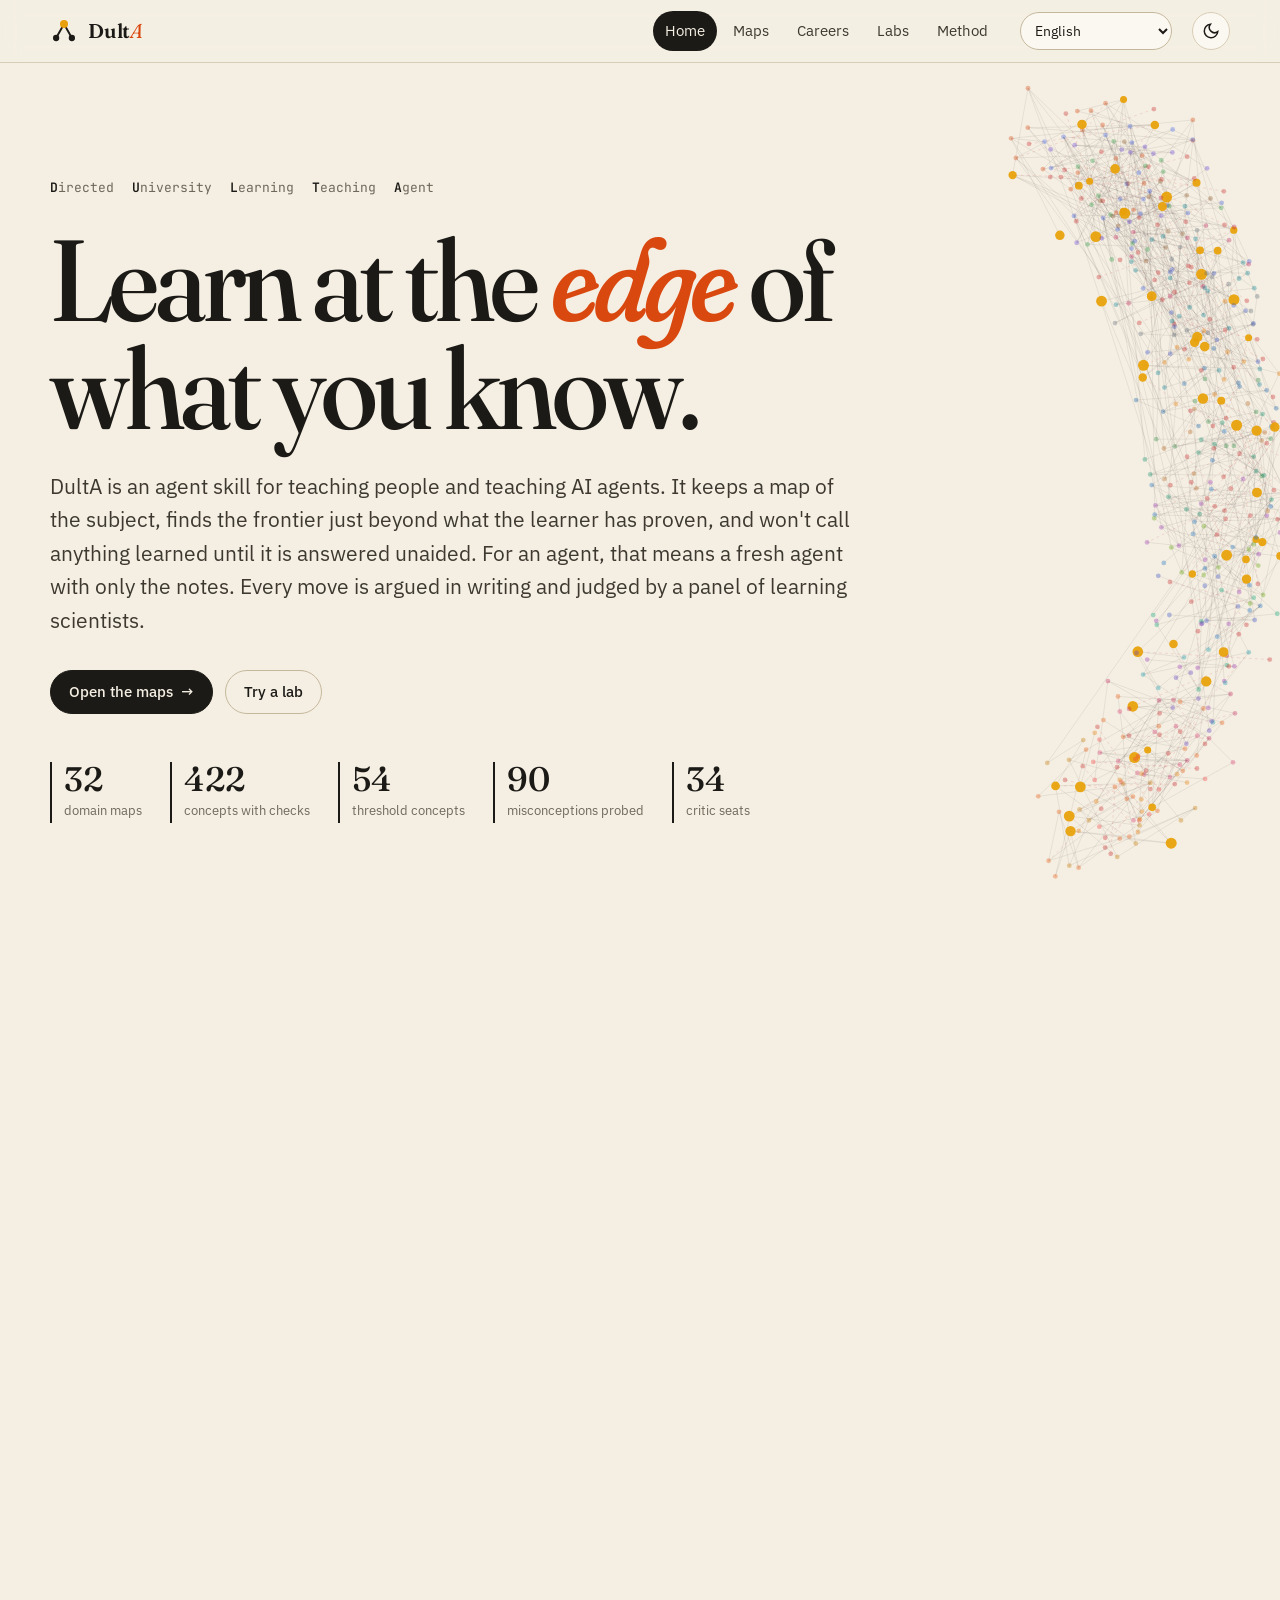
<file: index.html>
<!doctype html>
<html lang="en">
<head>
<meta charset="utf-8">
<title>DULTA</title>
<meta http-equiv="refresh" content="0; url=site/">
<link rel="canonical" href="site/">
<link rel="icon" href="site/favicon.svg" type="image/svg+xml">
</head>
<body>
<p>The DULTA site lives in <a href="site/">site/</a>.</p>
</body>
</html>
</file>
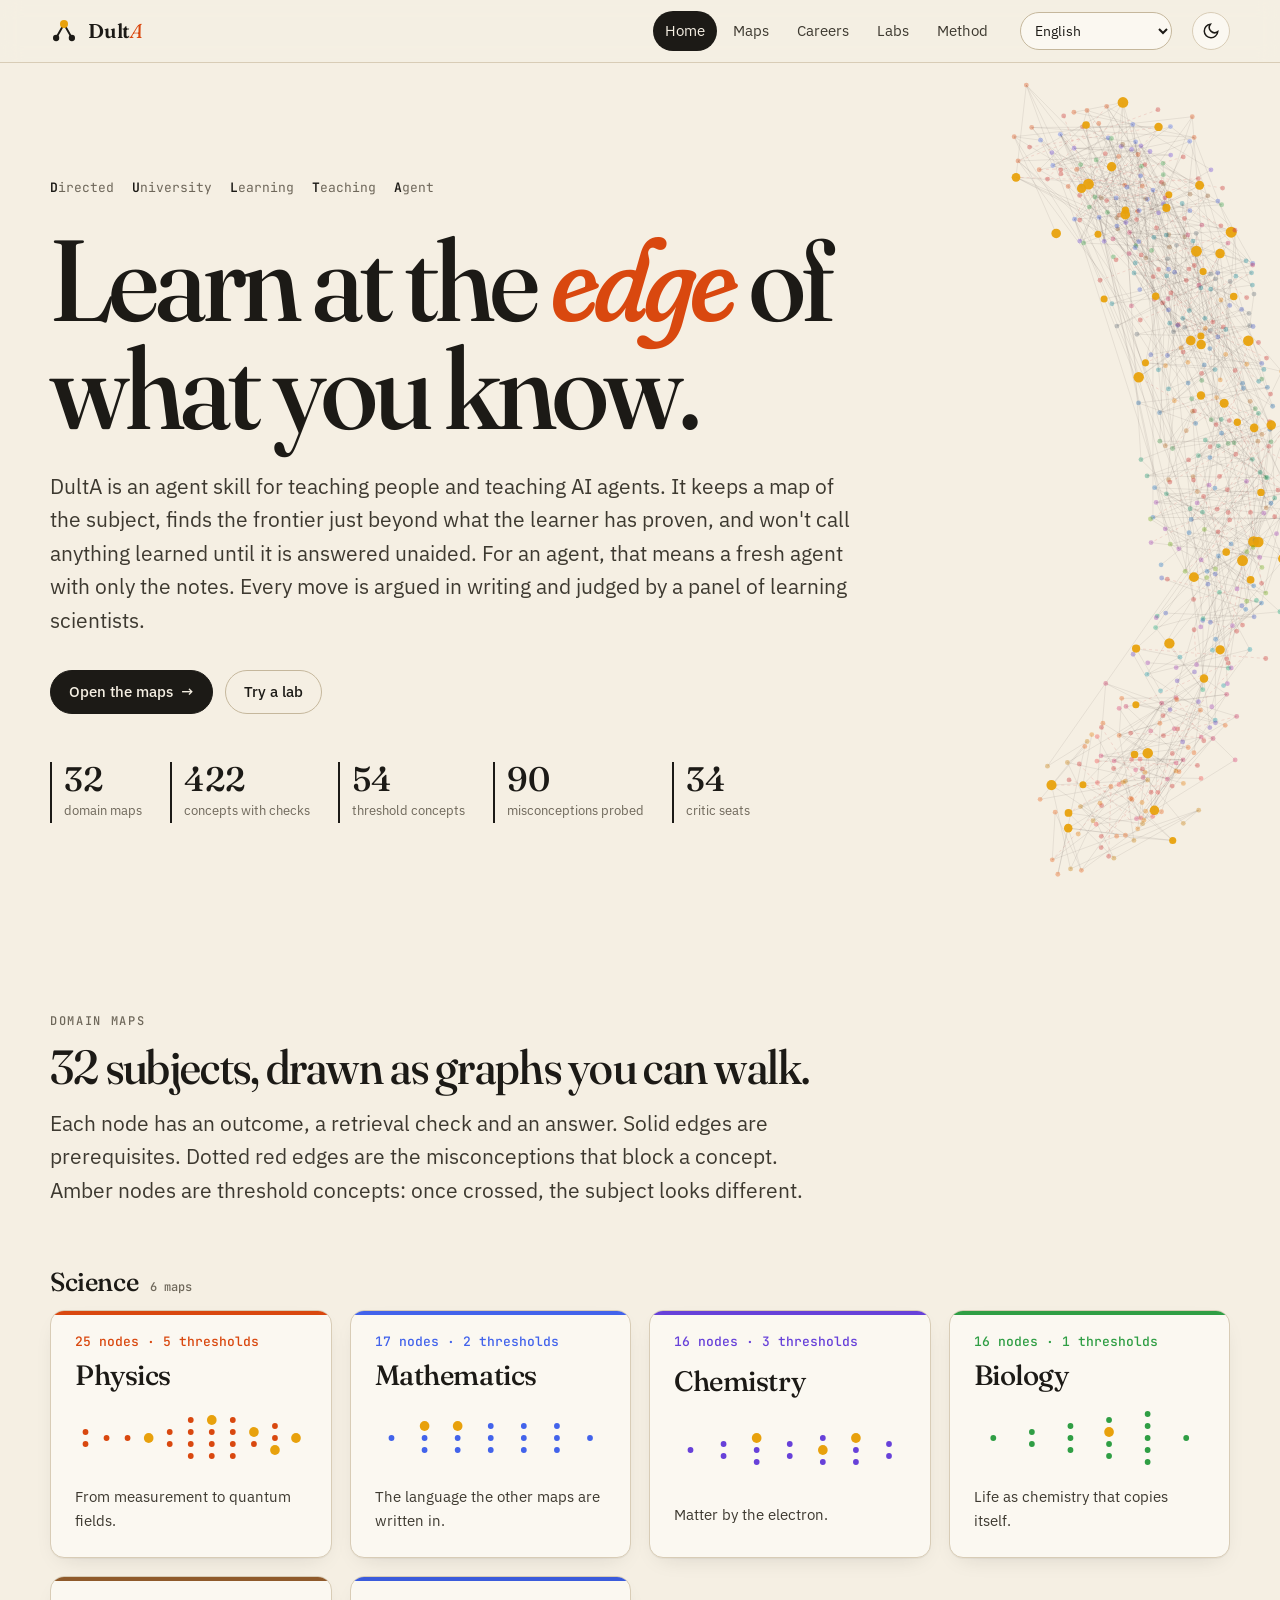
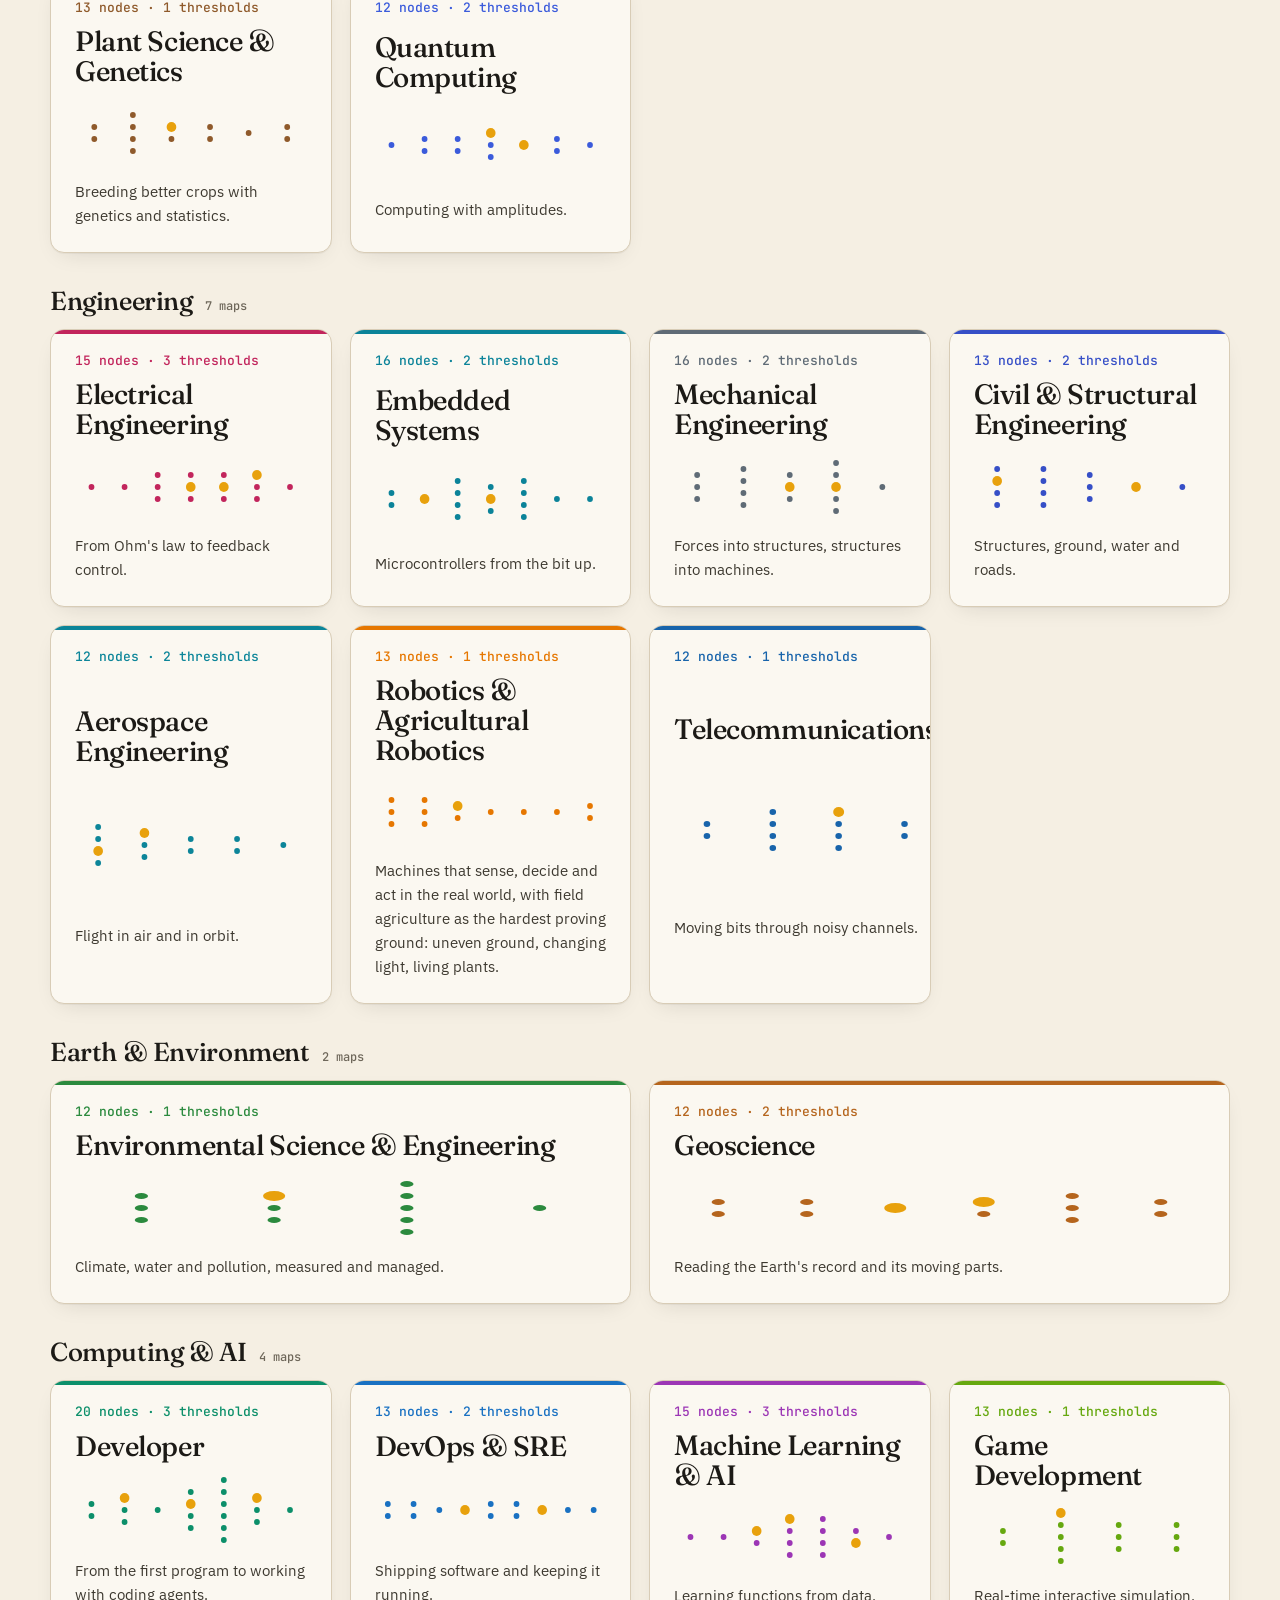
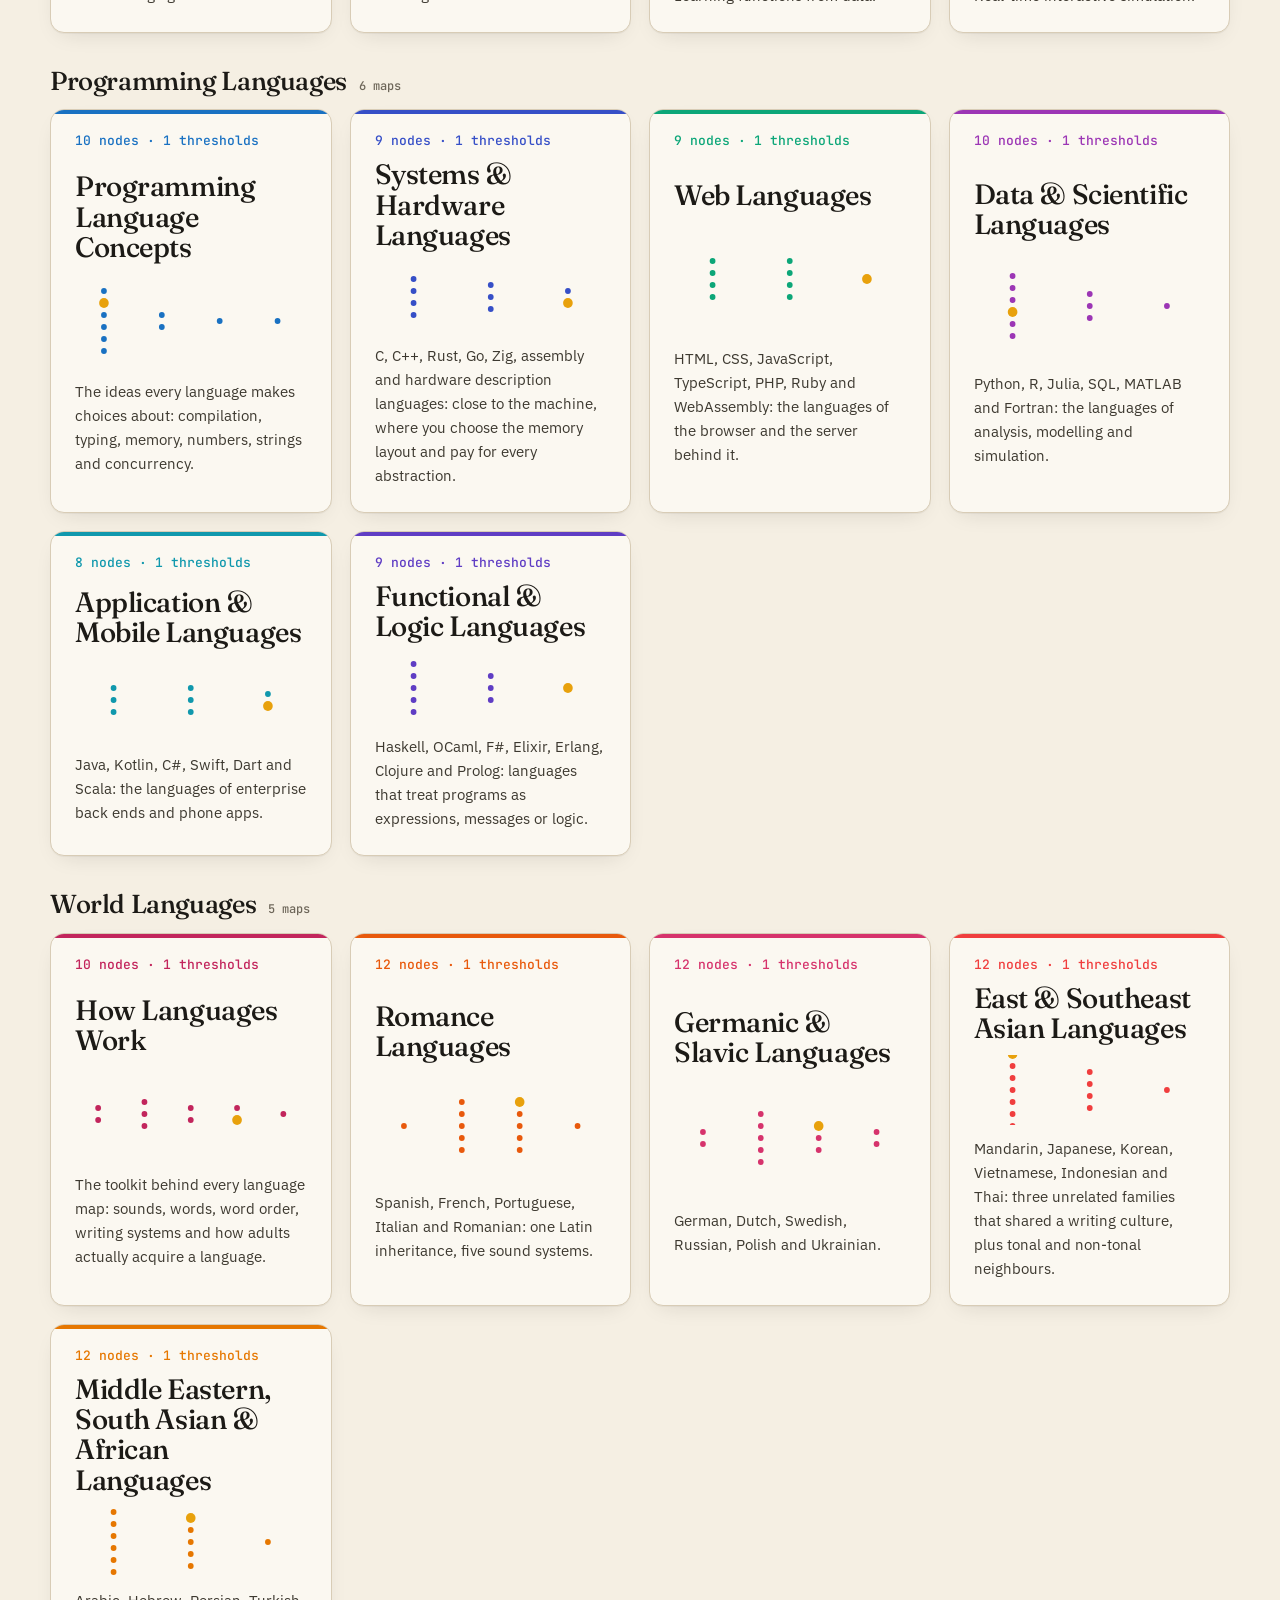
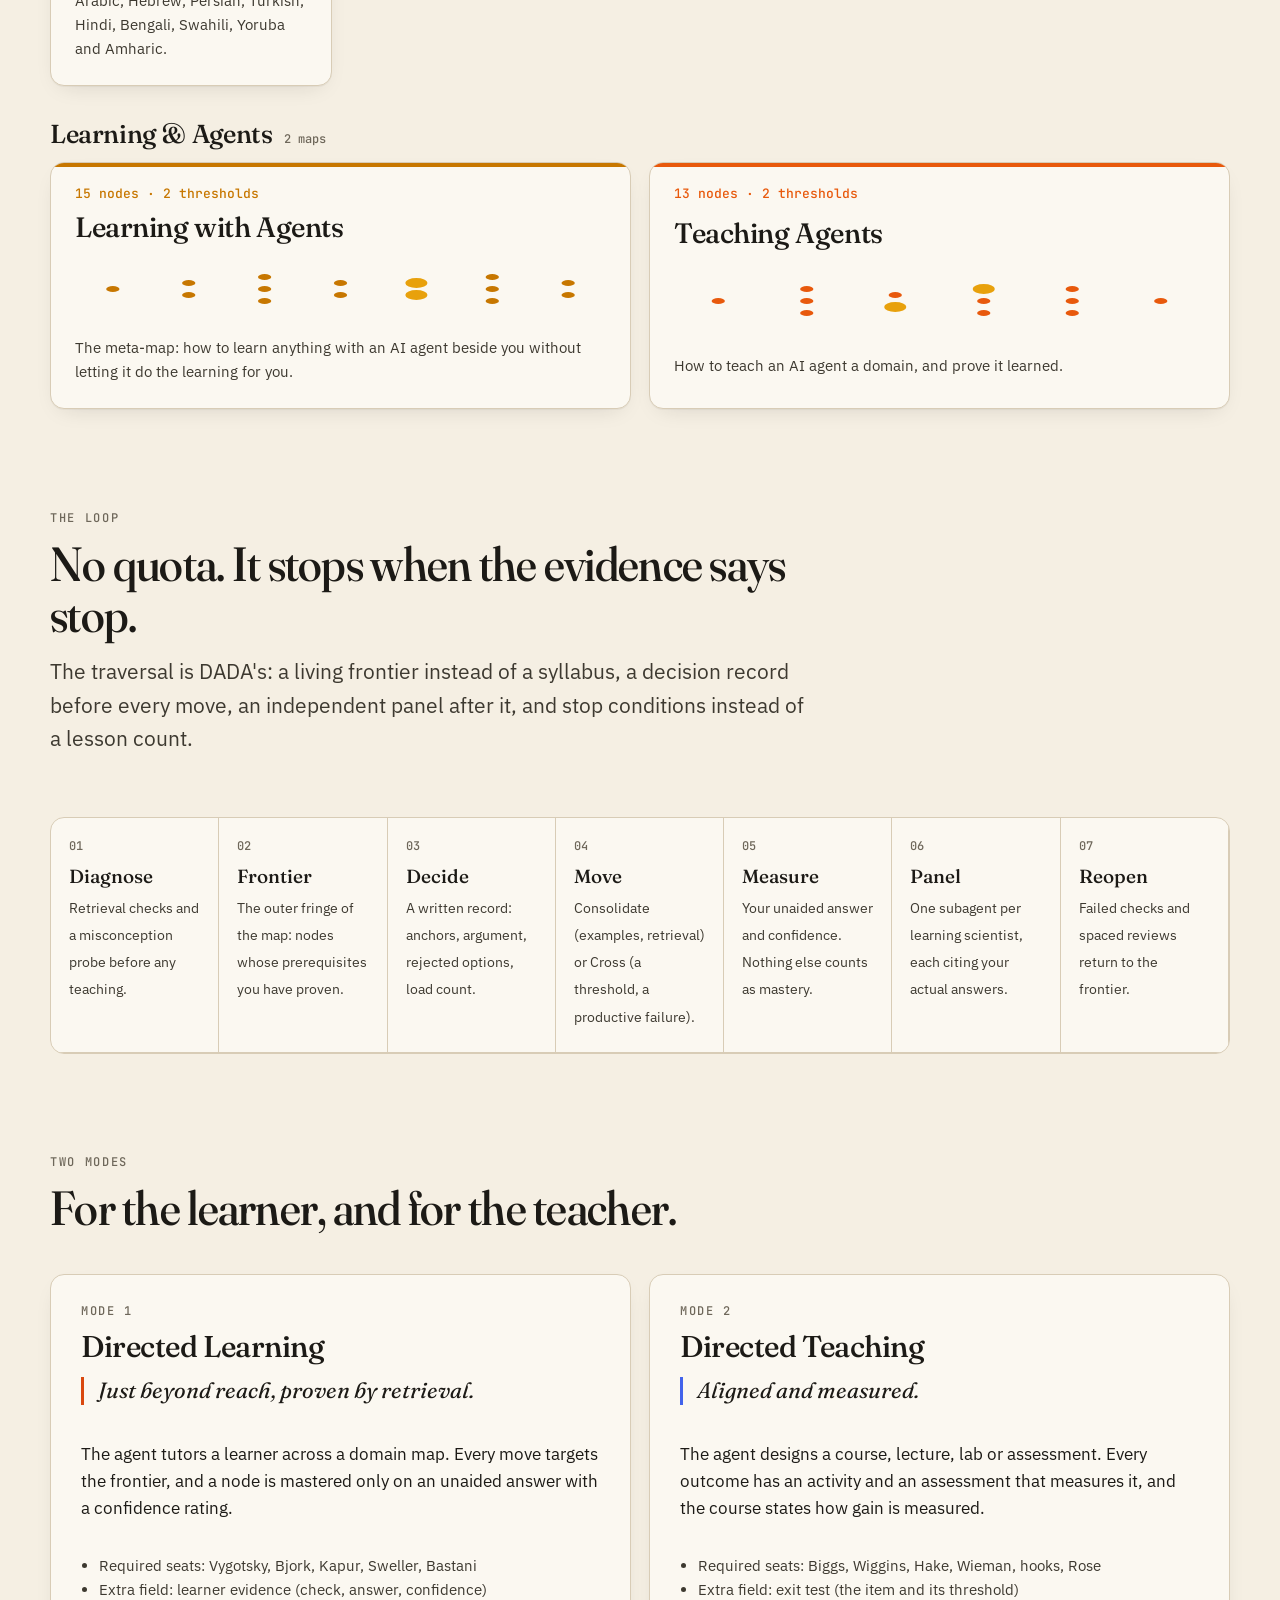
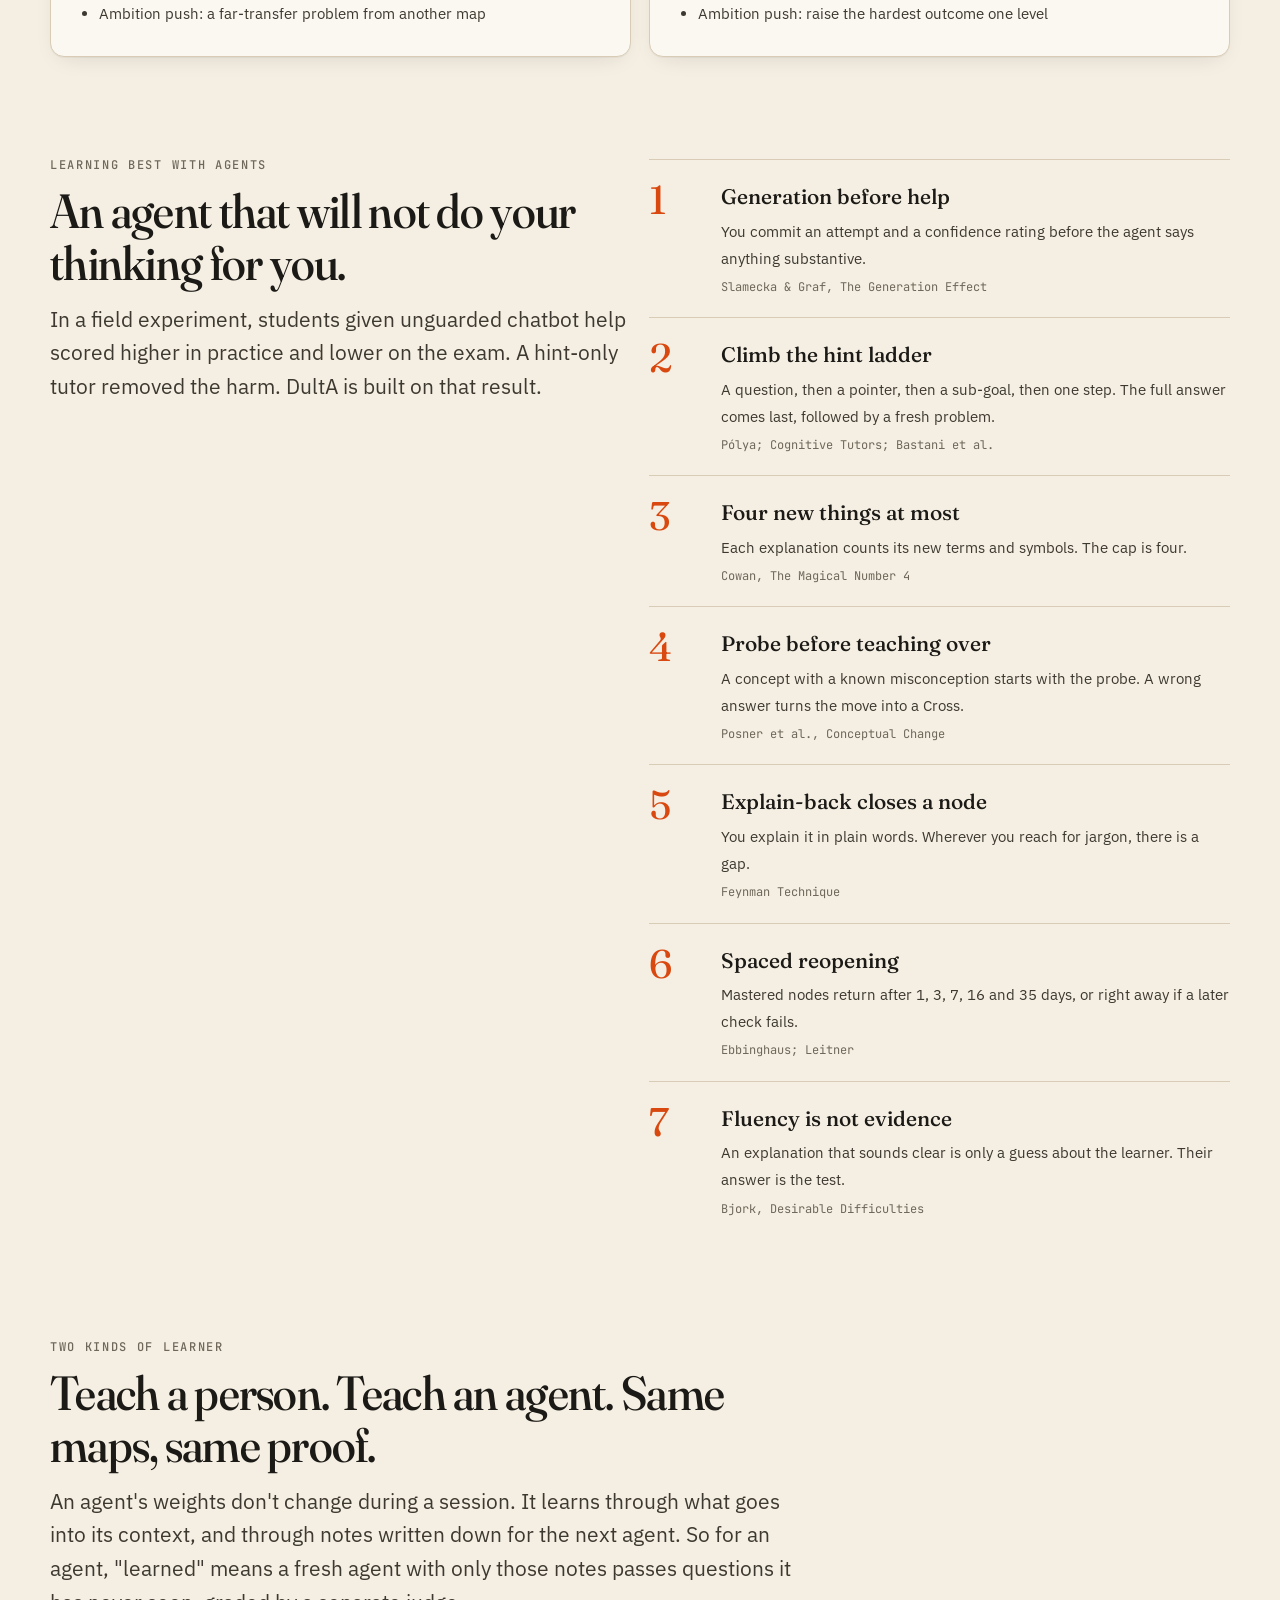
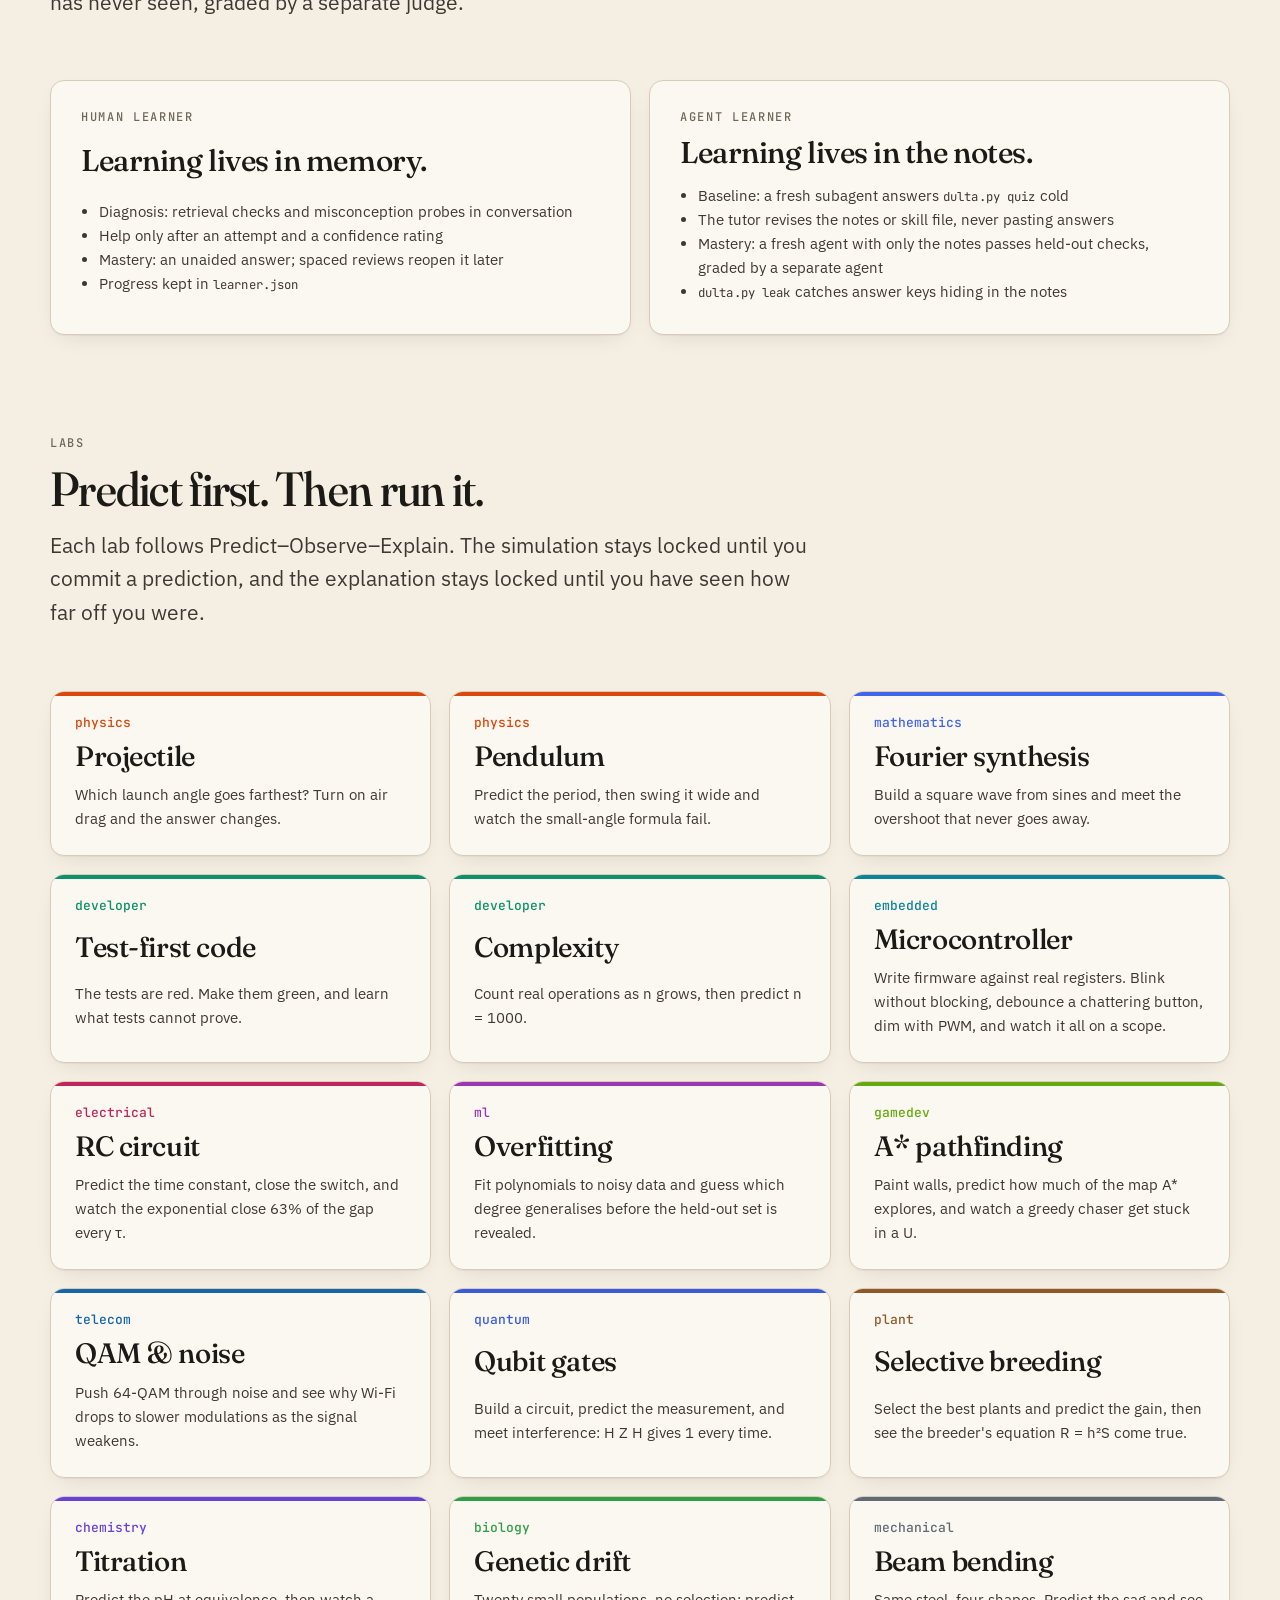
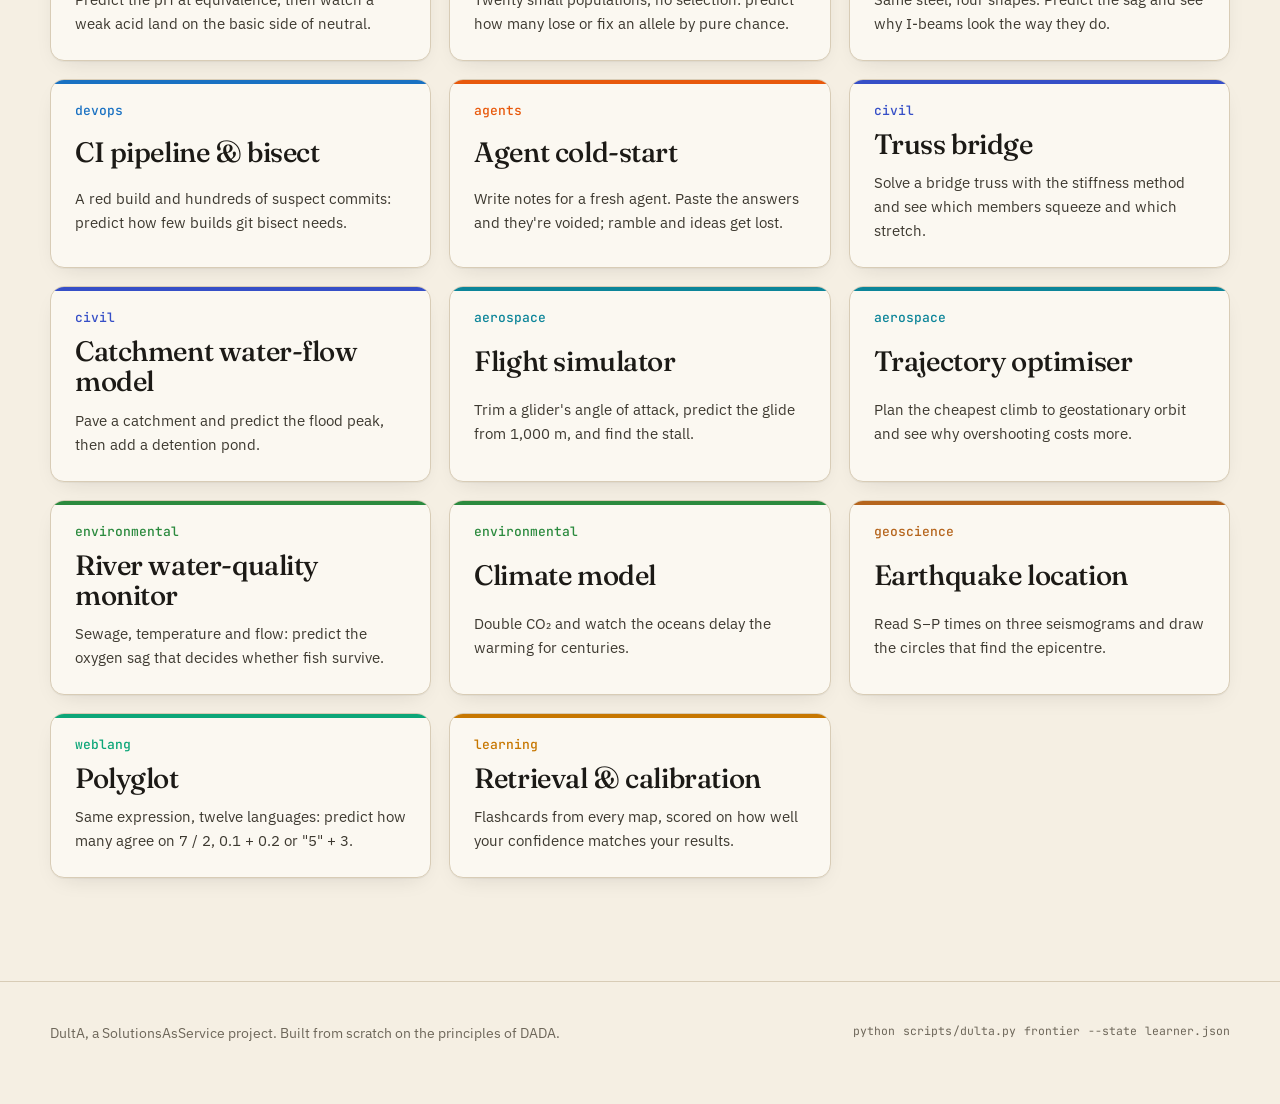
<file: site/index.html>
<!doctype html>
<html lang="en">
<head>
<meta charset="utf-8">
<meta name="viewport" content="width=device-width, initial-scale=1">
<title>DULTA</title>
<meta name="description" content="DULTA, the Directed University Learning and Teaching Agent: tutoring and course design on domain maps, with a critic panel of learning scientists.">
<link rel="preconnect" href="https://fonts.googleapis.com">
<link rel="preconnect" href="https://fonts.gstatic.com" crossorigin>
<link href="https://fonts.googleapis.com/css2?family=Fraunces:ital,opsz,wght,SOFT,WONK@0,9..144,300..700,0..100,0..1;1,9..144,300..700,0..100,0..1&family=IBM+Plex+Sans:wght@400;500;600&family=JetBrains+Mono:wght@400;500;600&display=swap" rel="stylesheet">
<link rel="stylesheet" href="assets/style.css">
<link rel="icon" href="favicon.svg" type="image/svg+xml">
<script src="assets/site.js"></script>
<script src="assets/i18n.js"></script>
</head>
<body>
<header class="site-head">
  <div class="wrap">
    <a class="brand" href="index.html" aria-label="DULTA home">
      <svg viewBox="0 0 32 32" aria-hidden="true"><path d="M7 24 16 8l9 16" fill="none" stroke="currentColor" stroke-width="2.2"/><circle cx="7" cy="24" r="3.6" fill="currentColor"/><circle cx="25" cy="24" r="3.6" fill="currentColor"/><circle cx="16" cy="8" r="4.6" fill="var(--threshold)"/></svg>
      <span><b>Dult</b><i>A</i></span>
    </a>
    <nav class="nav" aria-label="Main">
      <a href="index.html" aria-current="page" data-i18n="nav_home">Home</a>
      <a href="maps.html" data-i18n="nav_maps">Maps</a>
      <a href="careers.html" data-i18n="nav_careers">Careers</a>
      <a href="labs.html" data-i18n="nav_labs">Labs</a>
      <a href="method.html" data-i18n="nav_method">Method</a>
    </nav>
    <button class="theme-btn" type="button" aria-label="Toggle dark mode"><svg viewBox="0 0 24 24" fill="none" stroke="currentColor" stroke-width="2"><path d="M21 12.8A9 9 0 1 1 11.2 3a7 7 0 0 0 9.8 9.8z"/></svg></button>
  </div>
</header>

<main>
  <div class="hero">
    <canvas id="sky" aria-hidden="true"></canvas>
    <div class="wrap">
      <div class="acronym"><span><b>D</b>irected</span><span><b>U</b>niversity</span><span><b>L</b>earning</span><span><b>T</b>eaching</span><span><b>A</b>gent</span></div>
      <h1 data-i18n="hero_title">Learn at the <em>edge</em> of what you know.</h1>
      <p class="lede" data-i18n="hero_lede">DultA is an agent skill for teaching people and teaching AI agents. It keeps a map of the subject, finds the frontier just beyond what the learner has proven, and won't call anything learned until it is answered unaided. For an agent, that means a fresh agent with only the notes. Every move is argued in writing and judged by a panel of learning scientists.</p>
      <div class="cta">
        <a class="btn" href="maps.html" data-i18n="cta_maps">Open the maps <span aria-hidden="true">→</span></a>
        <a class="btn ghost" href="labs.html" data-i18n="cta_labs">Try a lab</a>
      </div>
      <div class="hero-meta" id="heroMeta" aria-live="polite"></div>
    </div>
  </div>

  <section class="reveal" aria-labelledby="mapsTitle">
    <div class="wrap">
      <div class="sec-head">
        <span class="eyebrow">Domain maps</span>
        <h2 id="mapsTitle"><span id="mapCount">Ten</span> subjects, drawn as graphs you can walk.</h2>
        <p class="lede">Each node has an outcome, a retrieval check and an answer. Solid edges are prerequisites. Dotted red edges are the misconceptions that block a concept. Amber nodes are threshold concepts: once crossed, the subject looks different.</p>
      </div>
      <div id="mapCards"></div>
    </div>
  </section>

  <section class="reveal" aria-labelledby="loopTitle" style="padding-top:0">
    <div class="wrap">
      <div class="sec-head">
        <span class="eyebrow">The loop</span>
        <h2 id="loopTitle" data-i18n="h_loop">No quota. It stops when the evidence says stop.</h2>
        <p class="lede">The traversal is DADA's: a living frontier instead of a syllabus, a decision record before every move, an independent panel after it, and stop conditions instead of a lesson count.</p>
      </div>
      <ol class="loop">
        <li><b>Diagnose</b><span>Retrieval checks and a misconception probe before any teaching.</span></li>
        <li><b>Frontier</b><span>The outer fringe of the map: nodes whose prerequisites you have proven.</span></li>
        <li><b>Decide</b><span>A written record: anchors, argument, rejected options, load count.</span></li>
        <li><b>Move</b><span>Consolidate (examples, retrieval) or Cross (a threshold, a productive failure).</span></li>
        <li><b>Measure</b><span>Your unaided answer and confidence. Nothing else counts as mastery.</span></li>
        <li><b>Panel</b><span>One subagent per learning scientist, each citing your actual answers.</span></li>
        <li><b>Reopen</b><span>Failed checks and spaced reviews return to the frontier.</span></li>
      </ol>
    </div>
  </section>

  <section class="reveal" aria-labelledby="modesTitle" style="padding-top:0">
    <div class="wrap">
      <div class="sec-head">
        <span class="eyebrow">Two modes</span>
        <h2 id="modesTitle" data-i18n="h_modes">For the learner, and for the teacher.</h2>
      </div>
      <div class="grid two">
        <article class="card mode" style="--accent: var(--physics)">
          <span class="eyebrow">Mode 1</span>
          <h3>Directed Learning</h3>
          <p class="crit">Just beyond reach, proven by retrieval.</p>
          <p>The agent tutors a learner across a domain map. Every move targets the frontier, and a node is mastered only on an unaided answer with a confidence rating.</p>
          <ul>
            <li>Required seats: Vygotsky, Bjork, Kapur, Sweller, Bastani</li>
            <li>Extra field: learner evidence (check, answer, confidence)</li>
            <li>Ambition push: a far-transfer problem from another map</li>
          </ul>
        </article>
        <article class="card mode" style="--accent: var(--mathematics)">
          <span class="eyebrow">Mode 2</span>
          <h3>Directed Teaching</h3>
          <p class="crit">Aligned and measured.</p>
          <p>The agent designs a course, lecture, lab or assessment. Every outcome has an activity and an assessment that measures it, and the course states how gain is measured.</p>
          <ul>
            <li>Required seats: Biggs, Wiggins, Hake, Wieman, hooks, Rose</li>
            <li>Extra field: exit test (the item and its threshold)</li>
            <li>Ambition push: raise the hardest outcome one level</li>
          </ul>
        </article>
      </div>
    </div>
  </section>

  <section class="reveal" aria-labelledby="conductTitle" style="padding-top:0">
    <div class="wrap grid two" style="align-items:start">
      <div class="sec-head" style="position:sticky;top:90px">
        <span class="eyebrow">Learning best with agents</span>
        <h2 id="conductTitle">An agent that will not do your thinking for you.</h2>
        <p class="lede">In a field experiment, students given unguarded chatbot help scored higher in practice and lower on the exam. A hint-only tutor removed the harm. DultA is built on that result.</p>
      </div>
      <ol class="conduct">
        <li><div><b>Generation before help</b><span>You commit an attempt and a confidence rating before the agent says anything substantive.</span><cite>Slamecka &amp; Graf, The Generation Effect</cite></div></li>
        <li><div><b>Climb the hint ladder</b><span>A question, then a pointer, then a sub-goal, then one step. The full answer comes last, followed by a fresh problem.</span><cite>Pólya; Cognitive Tutors; Bastani et al.</cite></div></li>
        <li><div><b>Four new things at most</b><span>Each explanation counts its new terms and symbols. The cap is four.</span><cite>Cowan, The Magical Number 4</cite></div></li>
        <li><div><b>Probe before teaching over</b><span>A concept with a known misconception starts with the probe. A wrong answer turns the move into a Cross.</span><cite>Posner et al., Conceptual Change</cite></div></li>
        <li><div><b>Explain-back closes a node</b><span>You explain it in plain words. Wherever you reach for jargon, there is a gap.</span><cite>Feynman Technique</cite></div></li>
        <li><div><b>Spaced reopening</b><span>Mastered nodes return after 1, 3, 7, 16 and 35 days, or right away if a later check fails.</span><cite>Ebbinghaus; Leitner</cite></div></li>
        <li><div><b>Fluency is not evidence</b><span>An explanation that sounds clear is only a guess about the learner. Their answer is the test.</span><cite>Bjork, Desirable Difficulties</cite></div></li>
      </ol>
    </div>
  </section>

  <section class="reveal" aria-labelledby="whoTitle" style="padding-top:0">
    <div class="wrap">
      <div class="sec-head">
        <span class="eyebrow">Two kinds of learner</span>
        <h2 id="whoTitle" data-i18n="h_who">Teach a person. Teach an agent. Same maps, same proof.</h2>
        <p class="lede">An agent's weights don't change during a session. It learns through what goes into its context, and through notes written down for the next agent. So for an agent, "learned" means a fresh agent with only those notes passes questions it has never seen, graded by a separate judge.</p>
      </div>
      <div class="grid two">
        <article class="card mode" style="--accent: var(--learning)">
          <span class="eyebrow">Human learner</span>
          <h3>Learning lives in memory.</h3>
          <ul>
            <li>Diagnosis: retrieval checks and misconception probes in conversation</li>
            <li>Help only after an attempt and a confidence rating</li>
            <li>Mastery: an unaided answer; spaced reviews reopen it later</li>
            <li>Progress kept in <span class="mono">learner.json</span></li>
          </ul>
        </article>
        <article class="card mode" style="--accent: var(--agents)">
          <span class="eyebrow">Agent learner</span>
          <h3>Learning lives in the notes.</h3>
          <ul>
            <li>Baseline: a fresh subagent answers <span class="mono">dulta.py quiz</span> cold</li>
            <li>The tutor revises the notes or skill file, never pasting answers</li>
            <li>Mastery: a fresh agent with only the notes passes held-out checks, graded by a separate agent</li>
            <li><span class="mono">dulta.py leak</span> catches answer keys hiding in the notes</li>
          </ul>
        </article>
      </div>
    </div>
  </section>

  <section class="reveal" aria-labelledby="labsTitle" style="padding-top:0">
    <div class="wrap">
      <div class="sec-head">
        <span class="eyebrow">Labs</span>
        <h2 id="labsTitle" data-i18n="h_labs">Predict first. Then run it.</h2>
        <p class="lede">Each lab follows Predict–Observe–Explain. The simulation stays locked until you commit a prediction, and the explanation stays locked until you have seen how far off you were.</p>
      </div>
      <div class="grid three" id="labCards"></div>
    </div>
  </section>
</main>

<footer class="site-foot">
  <div class="wrap">
    <span>DultA, a SolutionsAsService project. Built from scratch on the principles of DADA.</span>
    <span class="mono">python scripts/dulta.py frontier --state learner.json</span>
  </div>
</footer>

<script src="assets/maps-data.js"></script>
<script>
(function () {
  const D = window.DULTA_MAPS;
  const accentVar = (id) => `var(--${id})`;

  // Hero figures, computed from the same data the CLI reads.
  const nodes = D.nodes.filter((n) => n.kind !== "misconception");
  const seats = (window.DULTA_ANCHOR_GRAPH.match(/:::critic/g) || []).length;
  const figures = [
    [D.maps.length, "domain maps"],
    [nodes.length, "concepts with checks"],
    [D.nodes.filter((n) => n.kind === "threshold").length, "threshold concepts"],
    [D.nodes.filter((n) => n.kind === "misconception").length, "misconceptions probed"],
    [seats, "critic seats"],
  ];
  const words = ["Zero", "One", "Two", "Three", "Four", "Five", "Six", "Seven", "Eight", "Nine", "Ten", "Eleven", "Twelve", "Thirteen", "Fourteen", "Fifteen", "Sixteen", "Seventeen", "Eighteen", "Nineteen", "Twenty", "Twenty-one", "Twenty-two", "Twenty-three", "Twenty-four", "Twenty-five", "Twenty-six", "Twenty-seven", "Twenty-eight", "Twenty-nine", "Thirty"];
  document.getElementById("mapCount").textContent = words[D.maps.length] || D.maps.length;
  document.getElementById("heroMeta").innerHTML = figures.map(([v, l]) => `<div><b>${v}</b><span>${l}</span></div>`).join("");

  // Map cards with a sparkline of the map's depth profile.
  const mapCard = (m) => {
    const ns = D.nodes.filter((n) => n.map === m.id && n.kind !== "misconception");
    const maxD = Math.max(...ns.map((n) => n.depth));
    const cols = Array.from({ length: maxD + 1 }, (_, d) => ns.filter((n) => n.depth === d));
    const w = 240, h = 70, cw = w / cols.length;
    const dots = cols.map((col, d) => col.map((n, i) => {
      const x = cw * d + cw / 2, y = h / 2 + (i - (col.length - 1) / 2) * 12;
      const r = n.kind === "threshold" ? 5 : 3;
      const fill = n.kind === "threshold" ? "var(--threshold)" : accentVar(m.id);
      return `<circle cx="${x.toFixed(1)}" cy="${y.toFixed(1)}" r="${r}" fill="${fill}"/>`;
    }).join("")).join("");
    const th = ns.filter((n) => n.kind === "threshold").length;
    return `<a class="card map-card" style="--accent:${accentVar(m.id)}" href="maps.html#${m.id}">
      <span class="count">${ns.length} nodes · ${th} thresholds</span>
      <h3>${m.title}</h3>
      <svg viewBox="0 0 ${w} ${h}" preserveAspectRatio="none" aria-hidden="true">${dots}</svg>
      <p>${m.summary.split(". ")[0]}.</p></a>`;
  };
  document.getElementById("mapCards").innerHTML = (D.fields || [null]).map((f) => {
    const ms = D.maps.filter((m) => !f || m.field === f);
    return ms.length ? `<div class="field-head"><h3>${f || "Maps"}</h3><span>${ms.length} maps</span></div><div class="grid four">${ms.map(mapCard).join("")}</div>` : "";
  }).join("");

  const labs = [
    ["projectile", "Projectile", "physics", "Which launch angle goes farthest? Turn on air drag and the answer changes."],
    ["pendulum", "Pendulum", "physics", "Predict the period, then swing it wide and watch the small-angle formula fail."],
    ["fourier", "Fourier synthesis", "mathematics", "Build a square wave from sines and meet the overshoot that never goes away."],
    ["code", "Test-first code", "developer", "The tests are red. Make them green, and learn what tests cannot prove."],
    ["complexity", "Complexity", "developer", "Count real operations as n grows, then predict n = 1000."],
    ["mcu", "Microcontroller", "embedded", "Write firmware against real registers. Blink without blocking, debounce a chattering button, dim with PWM, and watch it all on a scope."],
    ["rc", "RC circuit", "electrical", "Predict the time constant, close the switch, and watch the exponential close 63% of the gap every τ."],
    ["polyfit", "Overfitting", "ml", "Fit polynomials to noisy data and guess which degree generalises before the held-out set is revealed."],
    ["astar", "A* pathfinding", "gamedev", "Paint walls, predict how much of the map A* explores, and watch a greedy chaser get stuck in a U."],
    ["qam", "QAM & noise", "telecom", "Push 64-QAM through noise and see why Wi-Fi drops to slower modulations as the signal weakens."],
    ["qubit", "Qubit gates", "quantum", "Build a circuit, predict the measurement, and meet interference: H Z H gives 1 every time."],
    ["breeding", "Selective breeding", "plant", "Select the best plants and predict the gain, then see the breeder's equation R = h²S come true."],
    ["titration", "Titration", "chemistry", "Predict the pH at equivalence, then watch a weak acid land on the basic side of neutral."],
    ["drift", "Genetic drift", "biology", "Twenty small populations, no selection: predict how many lose or fix an allele by pure chance."],
    ["beam", "Beam bending", "mechanical", "Same steel, four shapes. Predict the sag and see why I-beams look the way they do."],
    ["pipeline", "CI pipeline & bisect", "devops", "A red build and hundreds of suspect commits: predict how few builds git bisect needs."],
    ["coldstart", "Agent cold-start", "agents", "Write notes for a fresh agent. Paste the answers and they're voided; ramble and ideas get lost."],
    ["truss", "Truss bridge", "civil", "Solve a bridge truss with the stiffness method and see which members squeeze and which stretch."],
    ["runoff", "Catchment water-flow model", "civil", "Pave a catchment and predict the flood peak, then add a detention pond."],
    ["glider", "Flight simulator", "aerospace", "Trim a glider's angle of attack, predict the glide from 1,000 m, and find the stall."],
    ["orbit", "Trajectory optimiser", "aerospace", "Plan the cheapest climb to geostationary orbit and see why overshooting costs more."],
    ["dosag", "River water-quality monitor", "environmental", "Sewage, temperature and flow: predict the oxygen sag that decides whether fish survive."],
    ["climate", "Climate model", "environmental", "Double CO₂ and watch the oceans delay the warming for centuries."],
    ["quake", "Earthquake location", "geoscience", "Read S−P times on three seismograms and draw the circles that find the epicentre."],
    ["polyglot", "Polyglot", "weblang", "Same expression, twelve languages: predict how many agree on 7 / 2, 0.1 + 0.2 or \"5\" + 3."],
    ["retrieval", "Retrieval & calibration", "learning", "Flashcards from every map, scored on how well your confidence matches your results."],
  ];
  document.getElementById("labCards").innerHTML = labs.map(([id, t, m, d]) =>
    `<a class="card map-card" style="--accent:${accentVar(m)}" href="labs.html#${id}"><span class="count">${m}</span><h3>${t}</h3><p>${d}</p></a>`).join("");

  // The sky: every concept as a star, clustered by map, edges as faint threads.
  const cv = document.getElementById("sky"), ctx = cv.getContext("2d");
  const reduce = matchMedia("(prefers-reduced-motion: reduce)").matches;
  let W, H, stars = [], links = [];
  const index = {};
  function css(name) { return getComputedStyle(document.documentElement).getPropertyValue(name).trim(); }
  function layout() {
    const dpr = Math.min(devicePixelRatio || 1, 2);
    W = cv.clientWidth; H = cv.clientHeight;
    cv.width = W * dpr; cv.height = H * dpr; ctx.setTransform(dpr, 0, 0, dpr, 0, 0);
    // One cluster per map on an arc down the right of the hero (a strip along the bottom on phones).
    const narrow = W < 720, centres = {};
    D.maps.forEach((m, i) => {
      const a = -1.1 + (2.2 * i) / Math.max(1, D.maps.length - 1);
      centres[m.id] = narrow ? [0.06 + (0.88 * i) / Math.max(1, D.maps.length - 1), 0.97] : [0.84 + 0.12 * Math.cos(a * 1.3), 0.5 + 0.44 * Math.sin(a)];
      if (document.documentElement.dir === "rtl") centres[m.id][0] = 1 - centres[m.id][0];  // keep stars away from right-aligned text
    });
    stars = D.nodes.map((n, i) => {
      const c = centres[n.map] || [0.5, 0.5];
      const ang = i * 2.399, rad = (narrow ? 10 : 18) + (i % 7) * (narrow ? 4 : 8) + n.depth * (narrow ? 3 : 5);
      const s = { n, bx: c[0] * W + Math.cos(ang) * rad, by: c[1] * H + Math.sin(ang) * rad * 0.8, ph: i };
      index[n.key] = s; return s;
    });
    links = D.edges.filter((e) => index[e.from] && index[e.to]).map((e) => [index[e.from], index[e.to], e.type]);
  }
  function draw(t) {
    ctx.clearRect(0, 0, W, H);
    const ink = css("--ink"), th = css("--threshold"), mc = css("--misconception");
    stars.forEach((s) => { s.x = s.bx + (reduce ? 0 : Math.sin(t / 2400 + s.ph) * 4); s.y = s.by + (reduce ? 0 : Math.cos(t / 3100 + s.ph) * 4); });
    ctx.lineWidth = 0.7;
    links.forEach(([a, b, type]) => {
      ctx.strokeStyle = type === "counter" ? mc : ink;
      ctx.globalAlpha = type === "counter" ? 0.18 : 0.10;
      ctx.setLineDash(type === "counter" ? [3, 3] : []);
      ctx.beginPath(); ctx.moveTo(a.x, a.y); ctx.lineTo(b.x, b.y); ctx.stroke();
    });
    ctx.setLineDash([]);
    stars.forEach((s) => {
      const k = s.n.kind;
      ctx.globalAlpha = k === "threshold" ? 0.95 : 0.35;
      ctx.fillStyle = k === "threshold" ? th : k === "misconception" ? mc : css(`--${s.n.map}`);
      const r = k === "threshold" ? 4.5 + (reduce ? 0 : Math.sin(t / 700 + s.ph)) : 2.4;
      ctx.beginPath(); ctx.arc(s.x, s.y, r, 0, 7); ctx.fill();
    });
    ctx.globalAlpha = 1;
    if (!reduce) requestAnimationFrame(draw);
  }
  layout(); requestAnimationFrame(draw);
  addEventListener("resize", () => { layout(); if (reduce) draw(0); });
  document.addEventListener("dulta:lang", () => { layout(); if (reduce) draw(0); });
  document.addEventListener("dulta:theme", () => { if (reduce) draw(0); });
})();
</script>
</body>
</html>
</file>
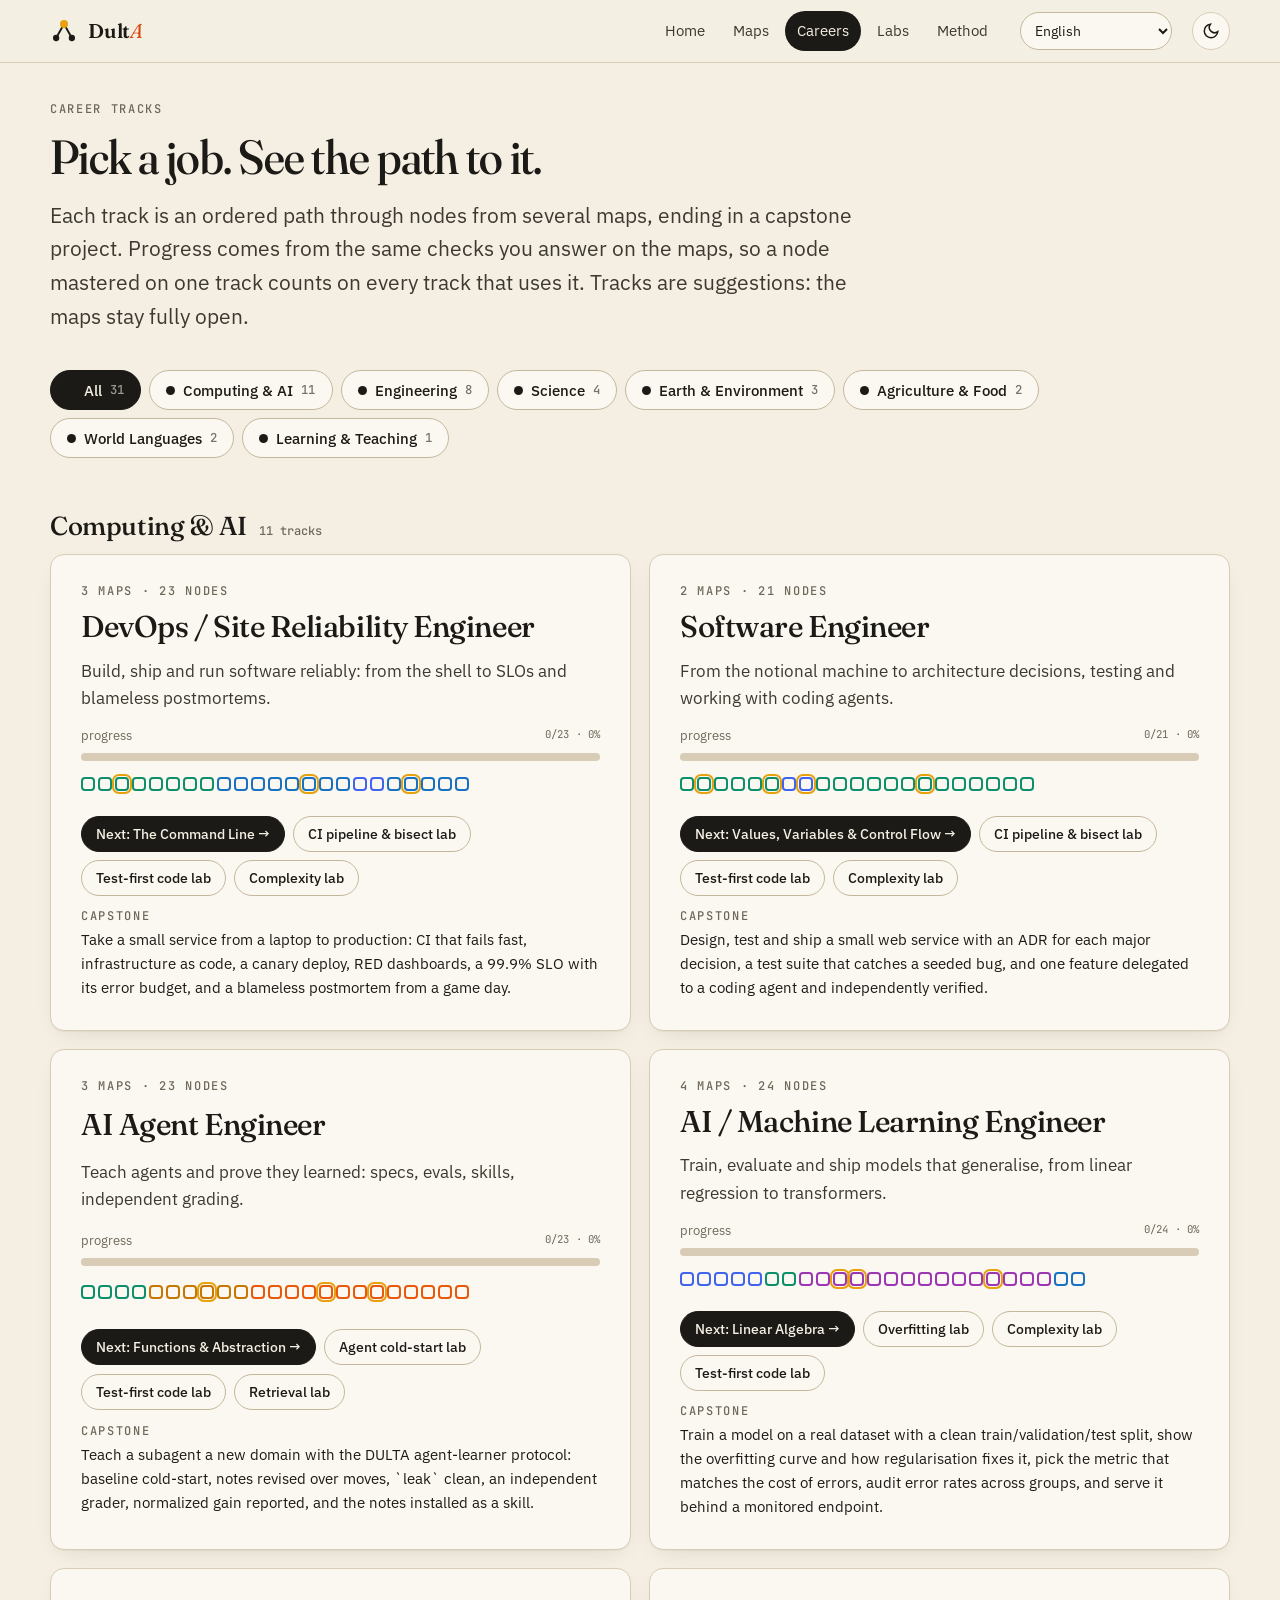
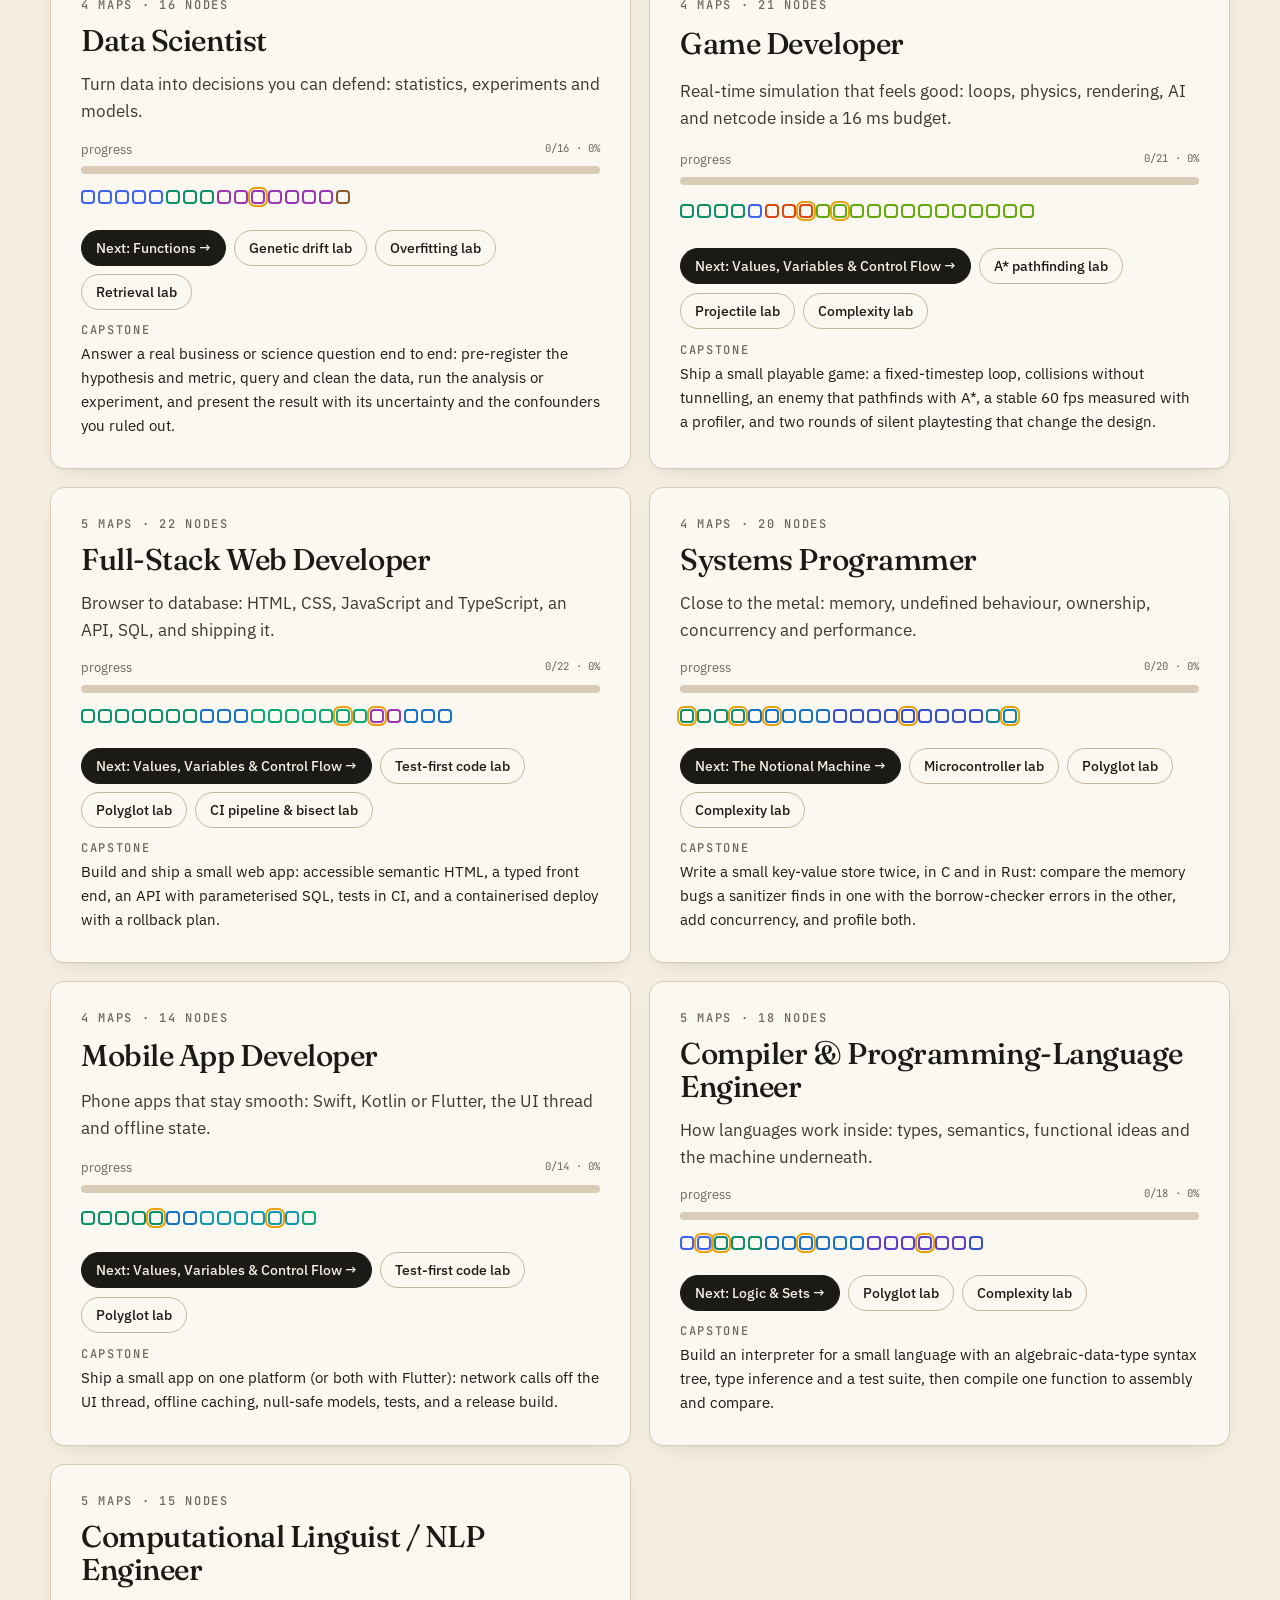
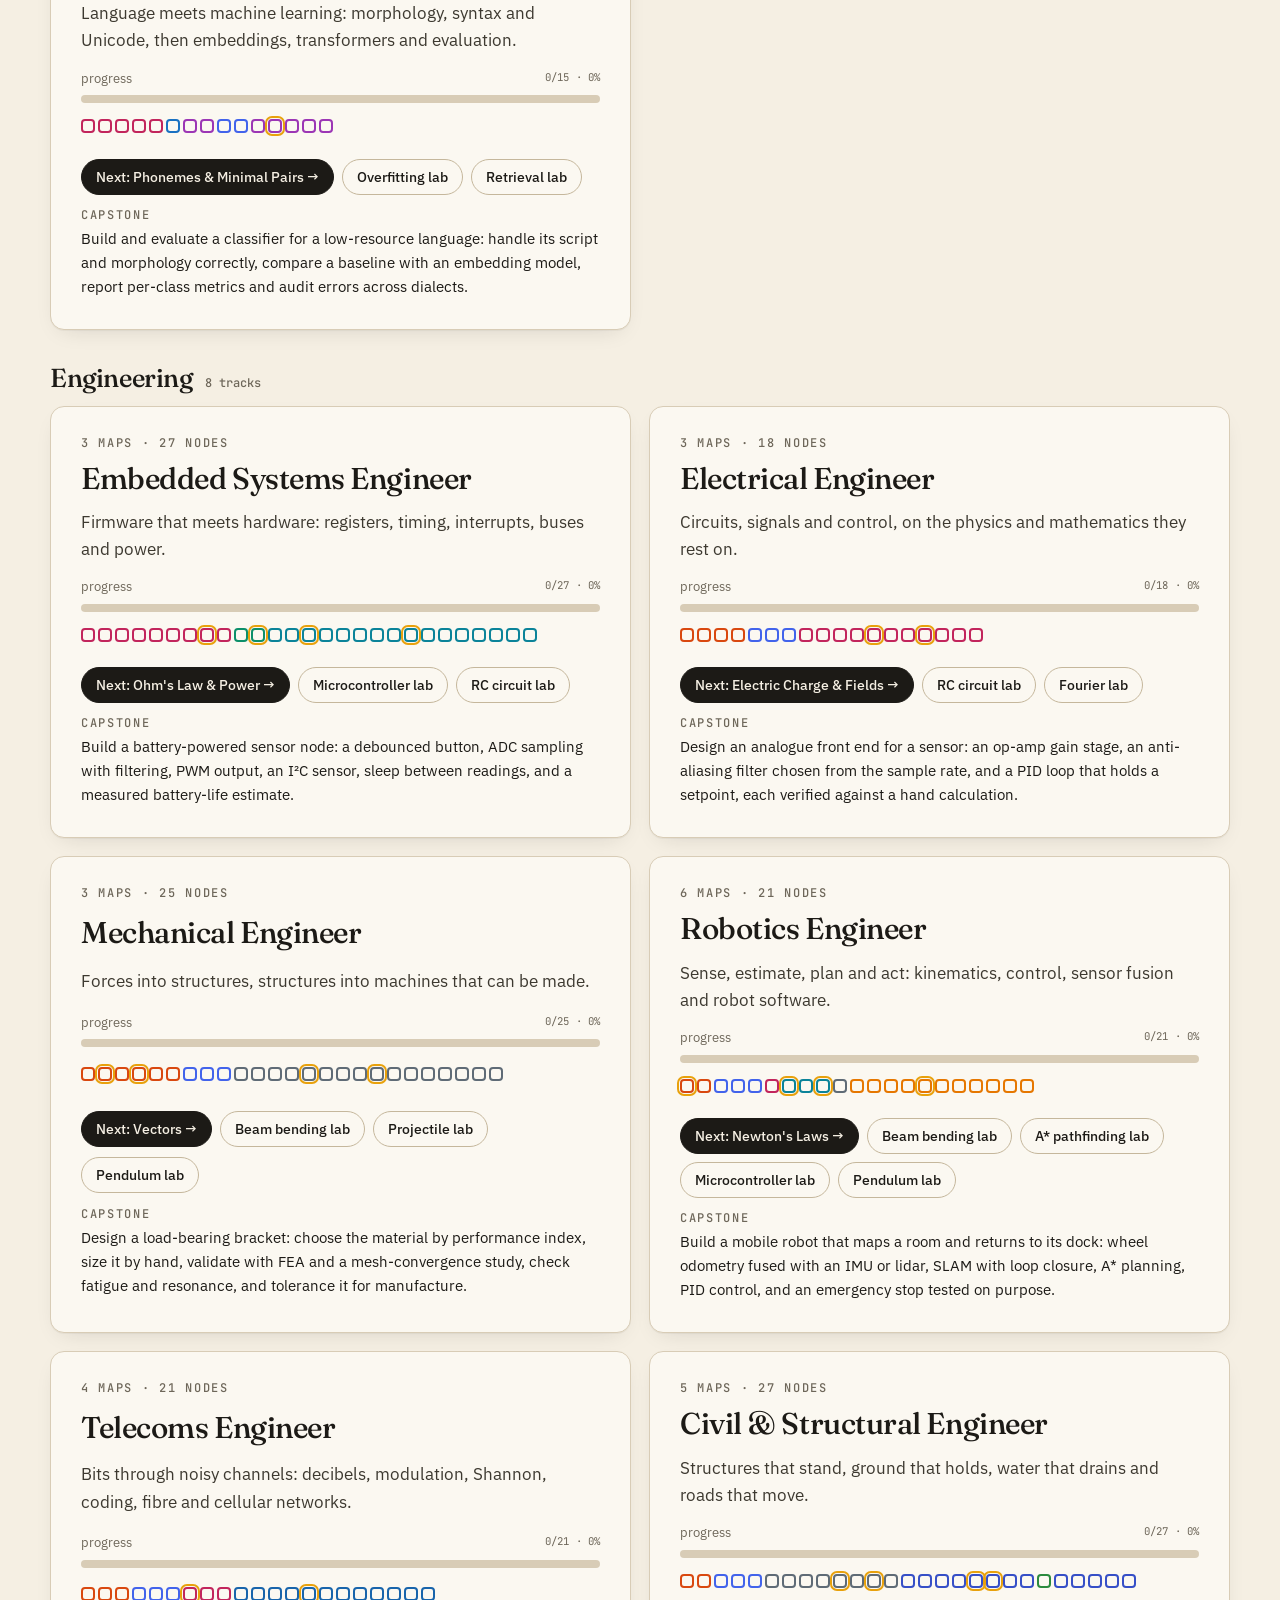
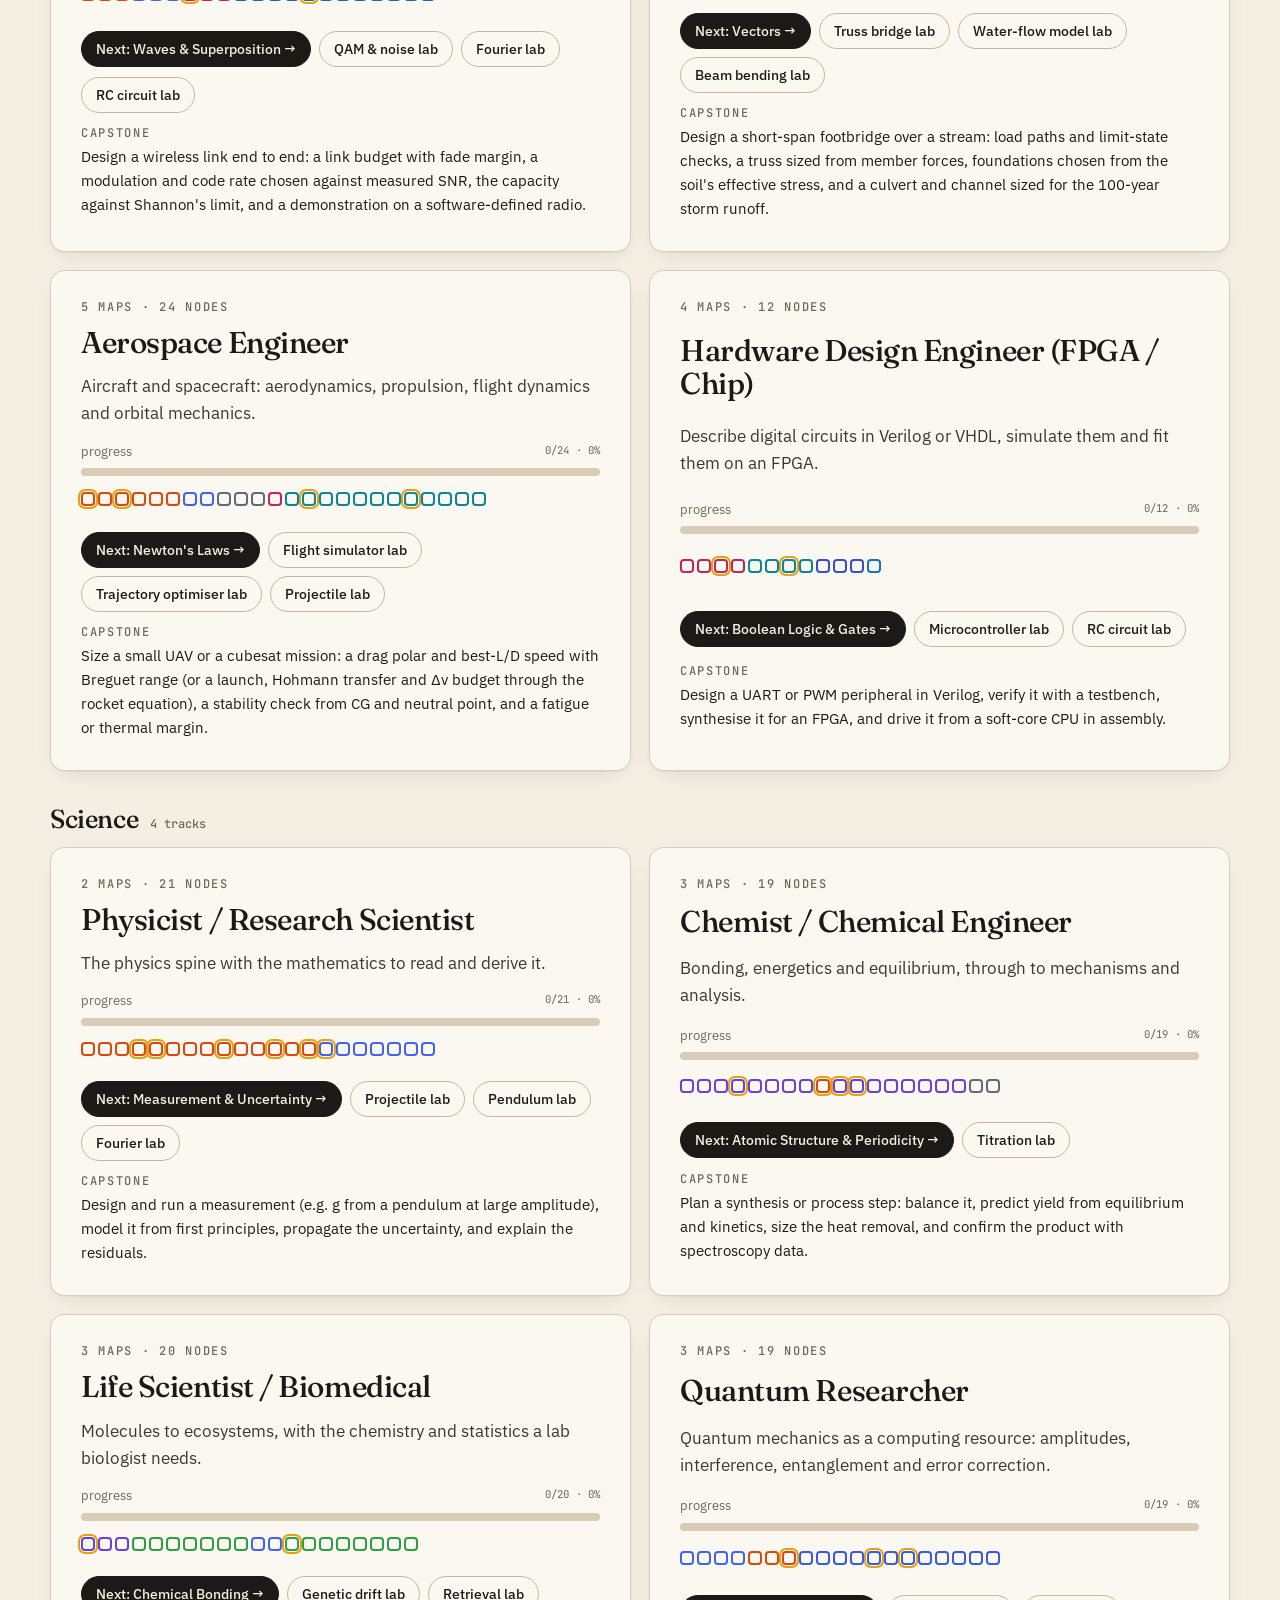
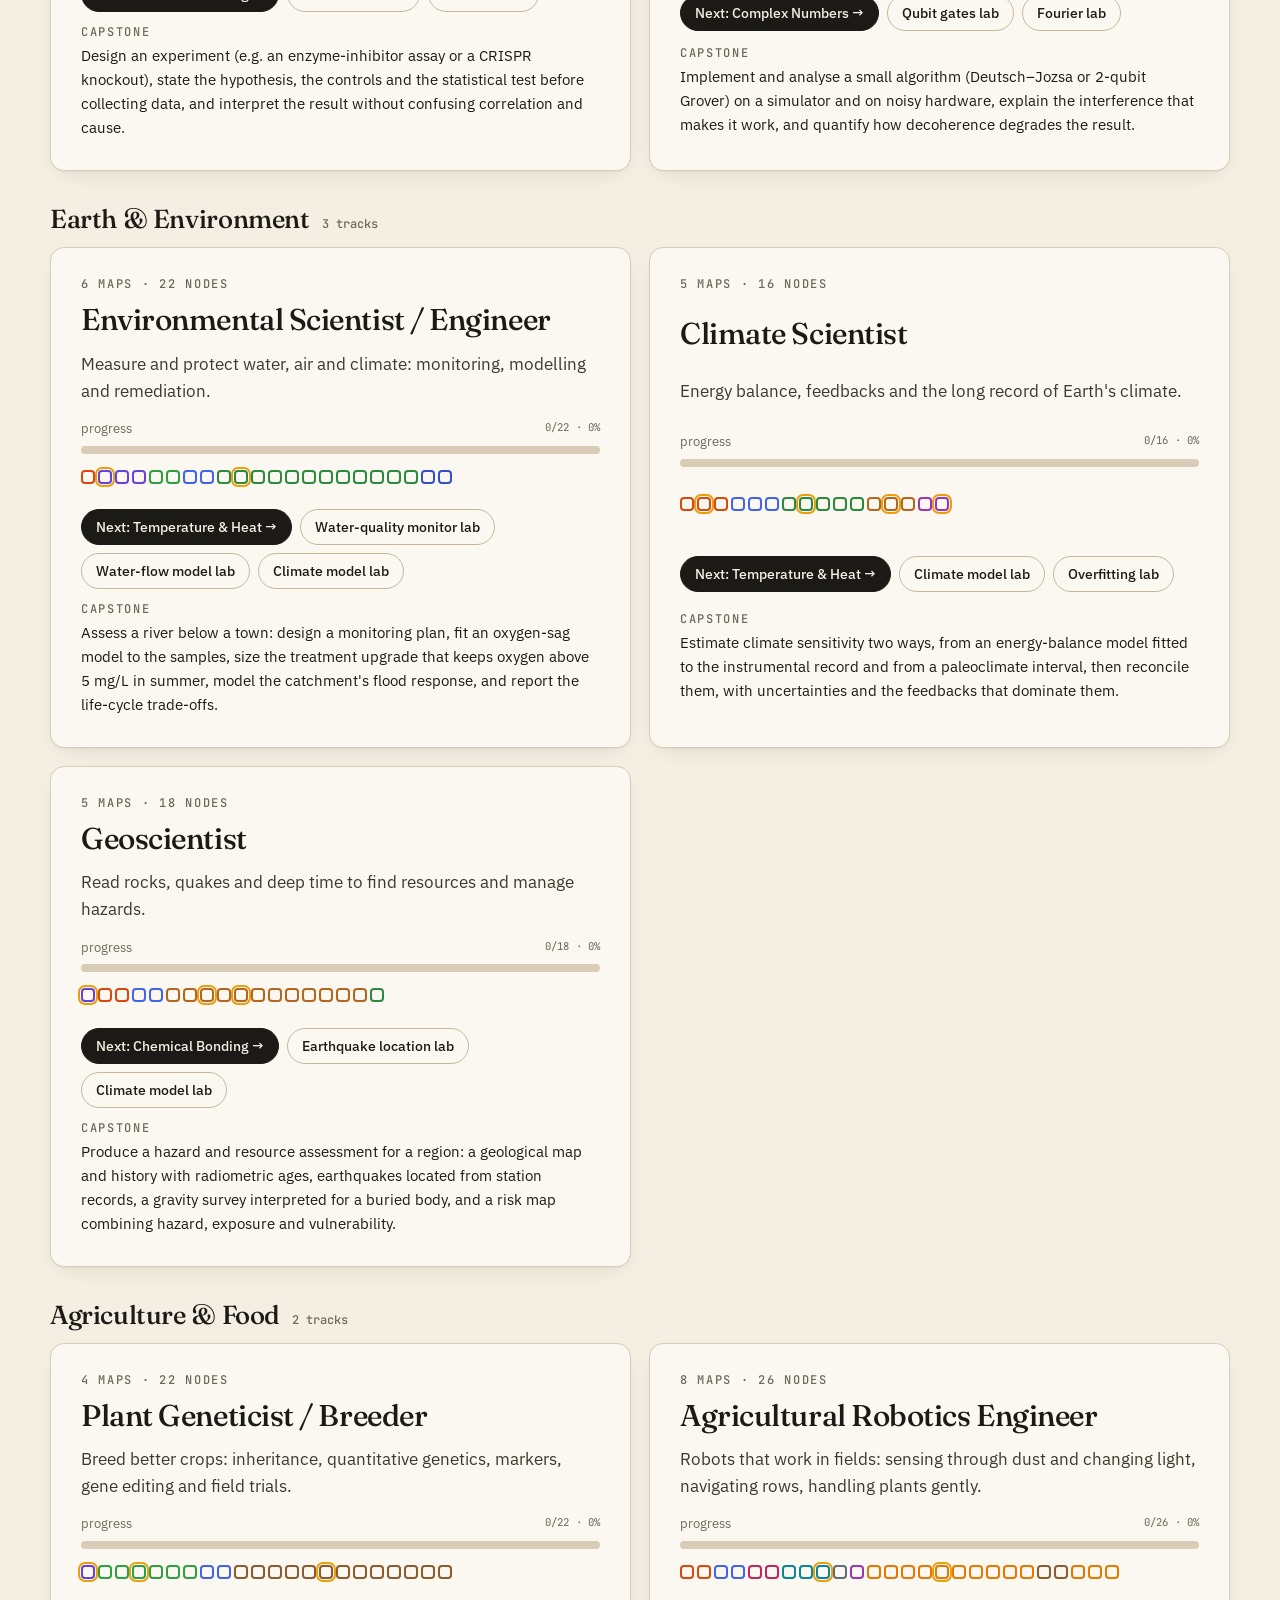
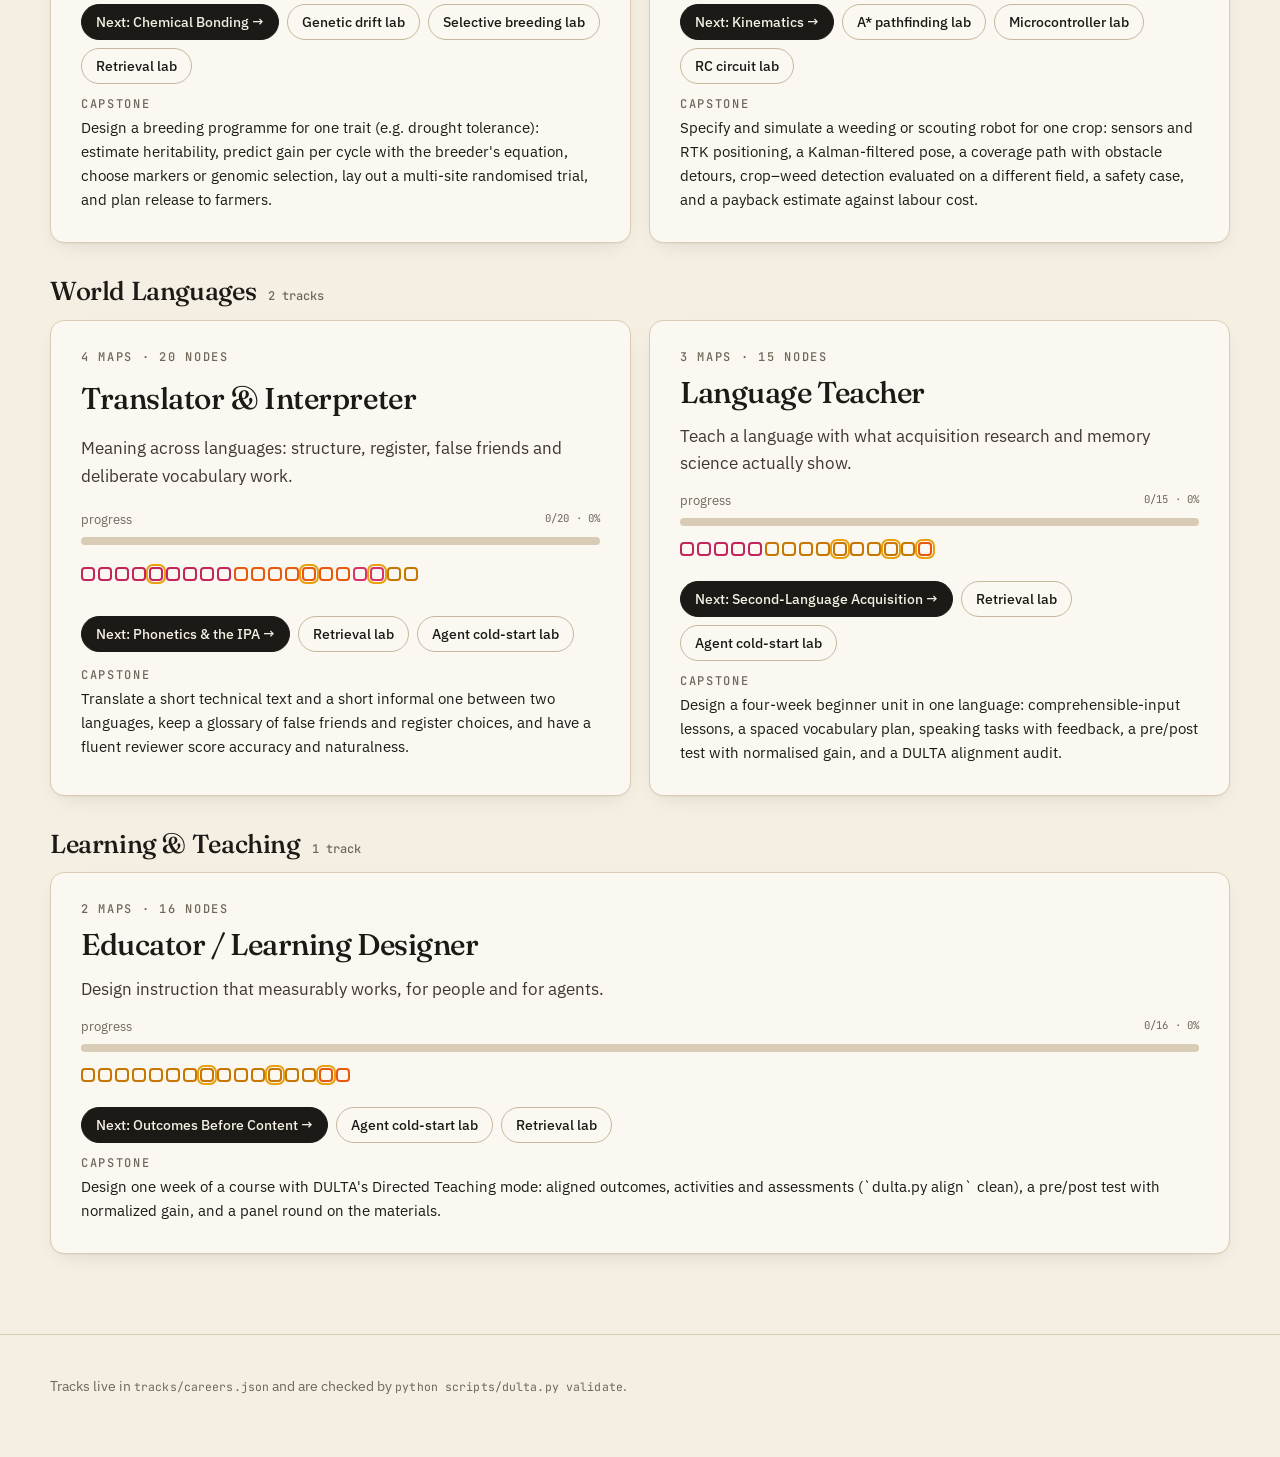
<file: site/careers.html>
<!doctype html>
<html lang="en">
<head>
<meta charset="utf-8">
<meta name="viewport" content="width=device-width, initial-scale=1">
<title>DULTA Careers</title>
<meta name="description" content="STEM career tracks across DULTA's domain maps: AI and ML, data science, games, DevOps, software, embedded, electrical, robotics, telecoms, mechanical, quantum, physics, chemistry, life sciences, plant genetics, agricultural robotics, civil and structural, aerospace, environmental, climate, geoscience and teaching.">
<link rel="preconnect" href="https://fonts.googleapis.com">
<link rel="preconnect" href="https://fonts.gstatic.com" crossorigin>
<link href="https://fonts.googleapis.com/css2?family=Fraunces:ital,opsz,wght,SOFT,WONK@0,9..144,300..700,0..100,0..1;1,9..144,300..700,0..100,0..1&family=IBM+Plex+Sans:wght@400;500;600&family=JetBrains+Mono:wght@400;500;600&display=swap" rel="stylesheet">
<link rel="stylesheet" href="assets/style.css">
<link rel="icon" href="favicon.svg" type="image/svg+xml">
<script src="assets/site.js"></script>
<script src="assets/i18n.js"></script>
</head>
<body>
<header class="site-head">
  <div class="wrap">
    <a class="brand" href="index.html" aria-label="DULTA home">
      <svg viewBox="0 0 32 32" aria-hidden="true"><path d="M7 24 16 8l9 16" fill="none" stroke="currentColor" stroke-width="2.2"/><circle cx="7" cy="24" r="3.6" fill="currentColor"/><circle cx="25" cy="24" r="3.6" fill="currentColor"/><circle cx="16" cy="8" r="4.6" fill="var(--threshold)"/></svg>
      <span><b>Dult</b><i>A</i></span>
    </a>
    <nav class="nav" aria-label="Main">
      <a href="index.html" data-i18n="nav_home">Home</a>
      <a href="maps.html" data-i18n="nav_maps">Maps</a>
      <a href="careers.html" aria-current="page" data-i18n="nav_careers">Careers</a>
      <a href="labs.html" data-i18n="nav_labs">Labs</a>
      <a href="method.html" data-i18n="nav_method">Method</a>
    </nav>
    <button class="theme-btn" type="button" aria-label="Toggle dark mode"><svg viewBox="0 0 24 24" fill="none" stroke="currentColor" stroke-width="2"><path d="M21 12.8A9 9 0 1 1 11.2 3a7 7 0 0 0 9.8 9.8z"/></svg></button>
  </div>
</header>

<main class="wrap">
  <div class="explorer-head">
    <span class="eyebrow">Career tracks</span>
    <h2 data-i18n="careers_title">Pick a job. See the path to it.</h2>
    <p class="lede">Each track is an ordered path through nodes from several maps, ending in a capstone project. Progress comes from the same checks you answer on the maps, so a node mastered on one track counts on every track that uses it. Tracks are suggestions: the maps stay fully open.</p>
    <div class="tabs" role="group" aria-label="Filter tracks" id="filters"></div>
  </div>
  <div id="tracks" style="padding-bottom:80px"></div>
</main>

<footer class="site-foot">
  <div class="wrap"><span>Tracks live in <span class="mono">tracks/careers.json</span> and are checked by <span class="mono">python scripts/dulta.py validate</span>.</span></div>
</footer>

<script src="assets/maps-data.js"></script>
<script>
(function () {
  const D = window.DULTA_MAPS, T = window.DULTA_TRACKS;
  const byKey = Object.fromEntries(D.nodes.map((n) => [n.key, n]));
  const labNames = { projectile: "Projectile", pendulum: "Pendulum", fourier: "Fourier", code: "Test-first code", complexity: "Complexity", mcu: "Microcontroller", rc: "RC circuit", retrieval: "Retrieval", polyfit: "Overfitting", astar: "A* pathfinding", qam: "QAM & noise", qubit: "Qubit gates", breeding: "Selective breeding", titration: "Titration", drift: "Genetic drift", beam: "Beam bending", pipeline: "CI pipeline & bisect", coldstart: "Agent cold-start", truss: "Truss bridge", runoff: "Water-flow model", glider: "Flight simulator", orbit: "Trajectory optimiser", dosag: "Water-quality monitor", climate: "Climate model", quake: "Earthquake location", polyglot: "Polyglot" };
  const esc = (s) => String(s).replace(/[&<>"]/g, (c) => ({ "&": "&amp;", "<": "&lt;", ">": "&gt;", '"': "&quot;" }[c]));
  // Fields come from the tracks themselves, in first-seen order of a preferred list.
  const PREF = ["Computing & AI", "Engineering", "Science", "Earth & Environment", "Agriculture & Food", "World Languages", "Learning & Teaching"];
  const fieldsOf = [...new Set(T.map((t) => t.field))].sort((a, b) => (PREF.indexOf(a) + 99) % 99 - (PREF.indexOf(b) + 99) % 99);
  const groups = Object.fromEntries([["all", "All"], ...fieldsOf.map((f) => [f, f])]);
  const groupOf = Object.fromEntries(T.map((t) => [t.id, t.field]));
  let filter = "all";

  function render() {
    const s = DULTA.load();
    document.getElementById("filters").innerHTML = Object.entries(groups).map(([k, v]) => `<button type="button" data-g="${k}" aria-pressed="${k === filter}" ${k === filter ? 'aria-selected="true"' : ""} style="--accent:var(--ink)">${v} <span class="mono" style="opacity:.6">${k === "all" ? T.length : T.filter((t) => t.field === k).length}</span></button>`).join("");
    const shown = filter === "all" ? fieldsOf : [filter];
    document.getElementById("tracks").innerHTML = shown.map((f) => `<div class="field-head"><h3>${esc(f)}</h3><span>${T.filter((t) => t.field === f).length} track${T.filter((t) => t.field === f).length === 1 ? "" : "s"}</span></div>
      <div class="grid two">${T.filter((t) => t.field === f).map(card).join("")}</div>`).join("");
  }
  function card(t) {
    const s = DULTA.load();
    {
      const done = t.nodes.filter((k) => s.mastered[k]).length;
      const next = t.nodes.find((k) => !s.mastered[k]);
      const pct = Math.round(done / t.nodes.length * 100);
      const maps = [...new Set(t.nodes.map((k) => byKey[k].map))];
      const chips = t.nodes.map((k) => {
        const n = byKey[k], m = !!s.mastered[k];
        return `<a href="maps.html#${k}" title="${esc(n.label)} (${n.map})" style="display:inline-block;width:14px;height:14px;border-radius:4px;margin:0 3px 3px 0;background:${m ? "var(--mastered)" : "transparent"};border:2px solid var(--${n.map})${n.kind === "threshold" ? ";outline:2px solid var(--threshold);outline-offset:1px" : ""}"><span class="sr-only" style="position:absolute;width:1px;height:1px;overflow:hidden;clip:rect(0 0 0 0)">${esc(n.label)}${m ? ", mastered" : ""}</span></a>`;
      }).join("");
      return `<article class="card mode" style="--accent:var(--${t.accent})">
        <span class="eyebrow">${maps.length} maps · ${t.nodes.length} nodes</span>
        <h3>${esc(t.title)}</h3>
        <p style="margin:0;color:var(--ink-2)">${esc(t.summary)}</p>
        <div>
          <div style="display:flex;justify-content:space-between;font-size:13px;color:var(--muted);margin-bottom:6px"><span>progress</span><span class="mono">${done}/${t.nodes.length} · ${pct}%</span></div>
          <div style="height:8px;border-radius:99px;background:var(--line);overflow:hidden"><div style="height:100%;width:${pct}%;background:var(--${t.accent})"></div></div>
        </div>
        <div aria-label="Path">${chips}</div>
        <div style="display:flex;gap:8px;flex-wrap:wrap;align-items:center">
          ${next ? `<a class="btn small" href="maps.html#${next}">Next: ${esc(byKey[next].label)} →</a>` : `<span class="tag concept">all nodes mastered</span>`}
          ${t.labs.map((l) => `<a class="btn small ghost" href="labs.html#${l}">${labNames[l] || l} lab</a>`).join("")}
        </div>
        <div><div class="eyebrow" style="margin-bottom:6px">Capstone</div><p style="margin:0;font-size:15px">${esc(t.capstone)}</p></div>
      </article>`;
    }
  }
  document.getElementById("filters").addEventListener("click", (e) => { const b = e.target.closest("button"); if (b) { filter = b.dataset.g; render(); } });
  document.addEventListener("dulta:state", render);
  render();
})();
</script>
</body>
</html>
</file>
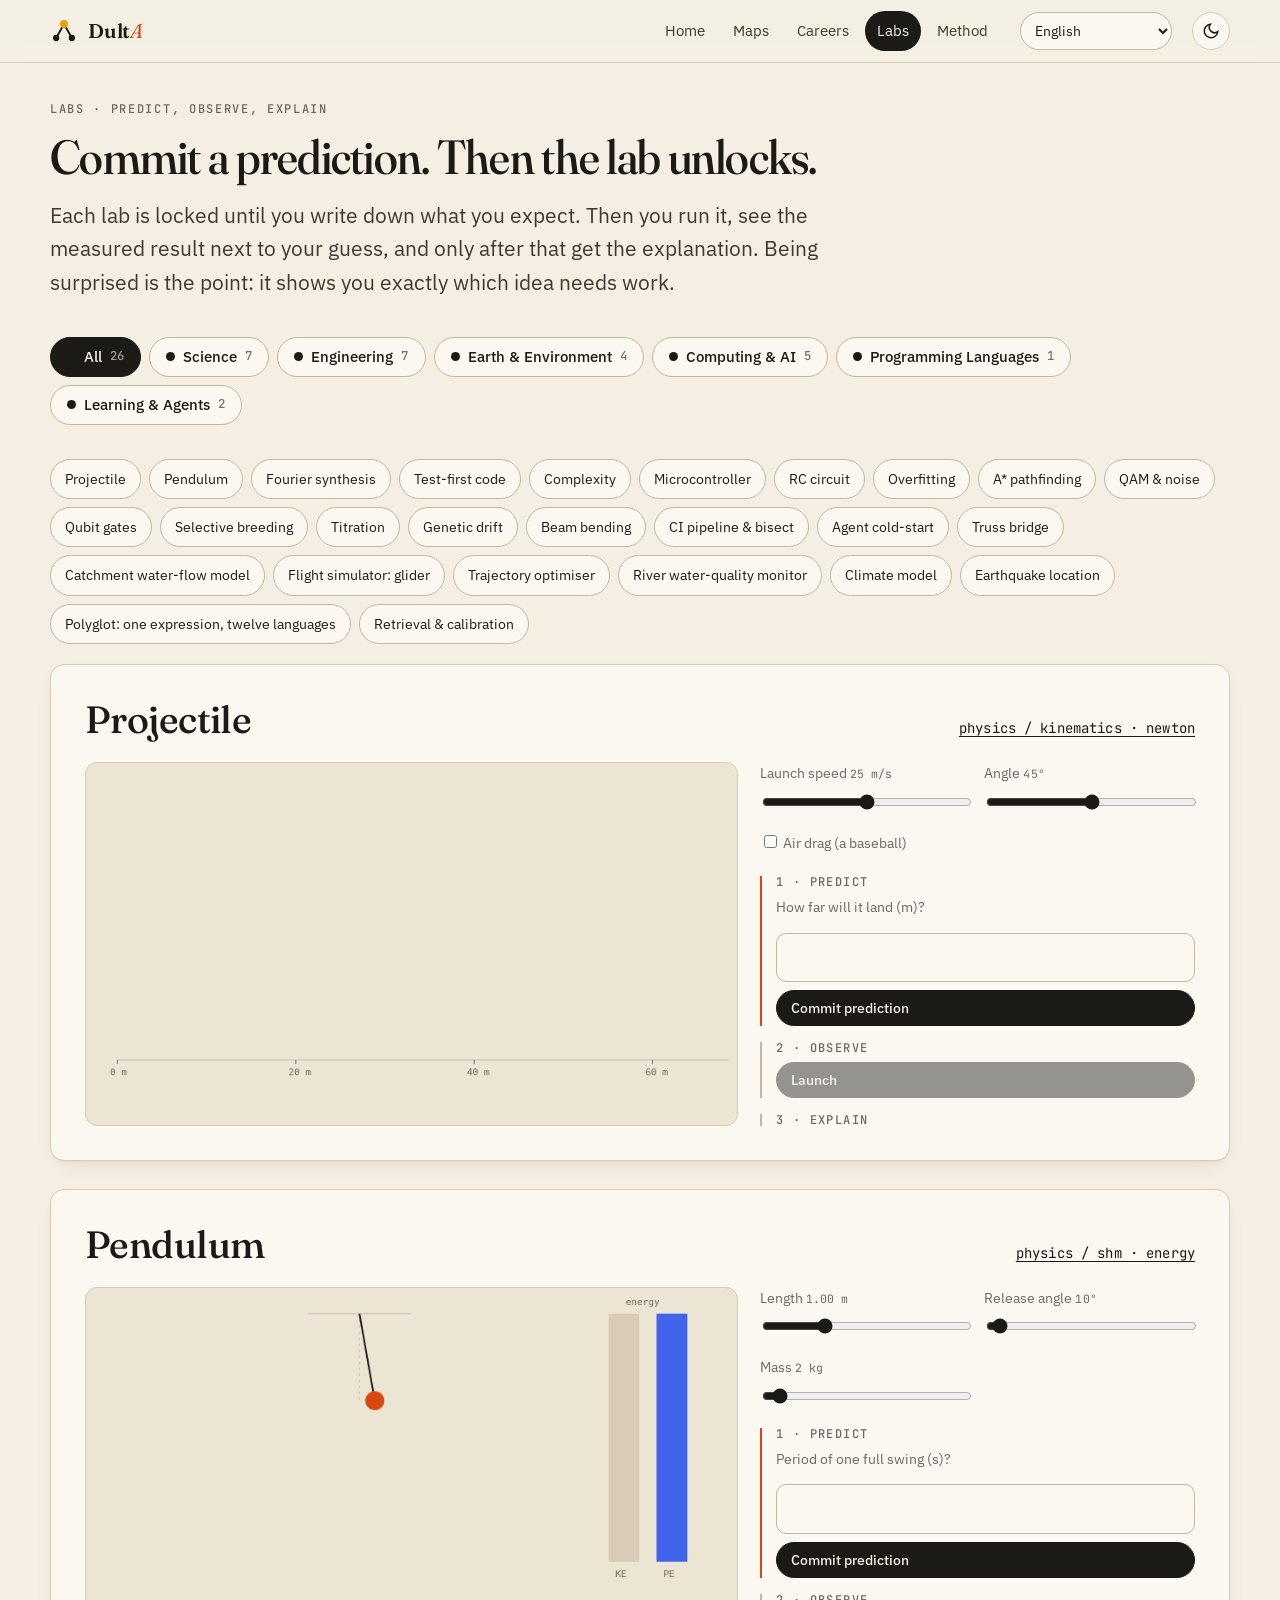
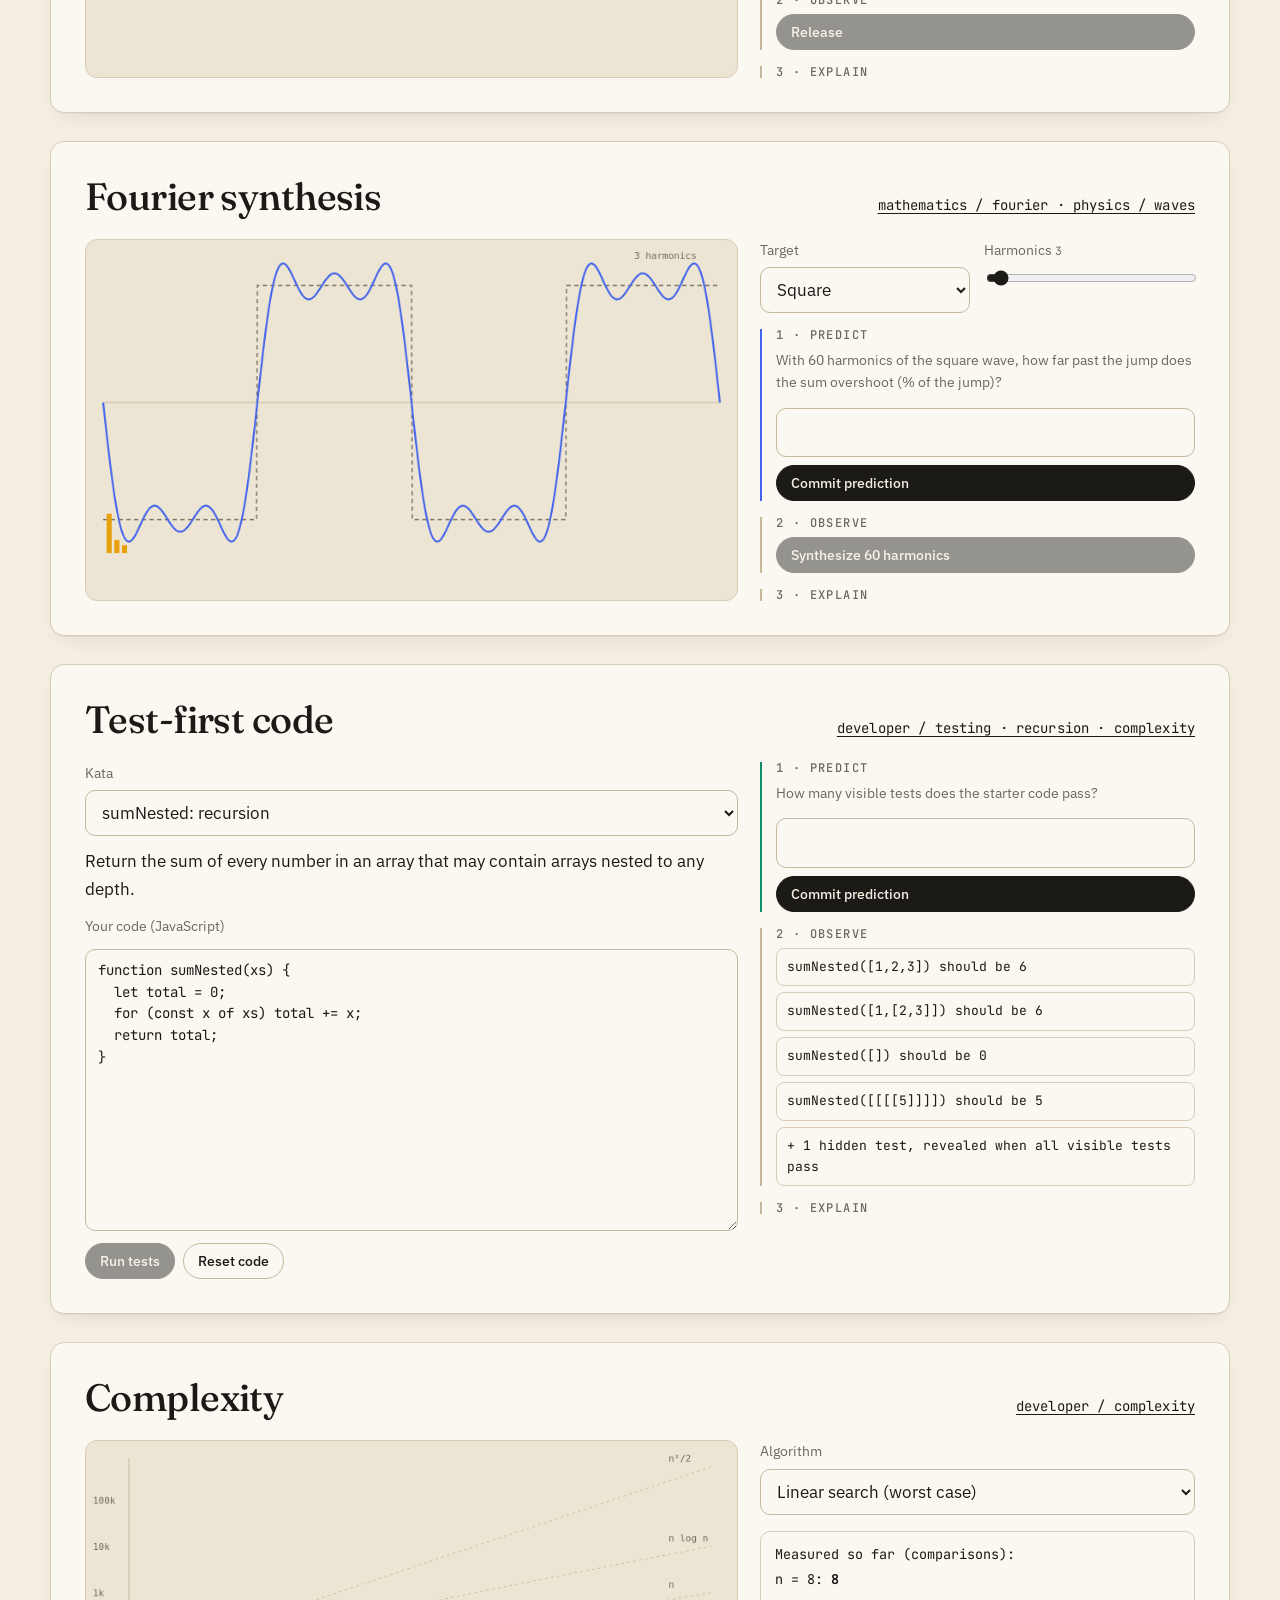
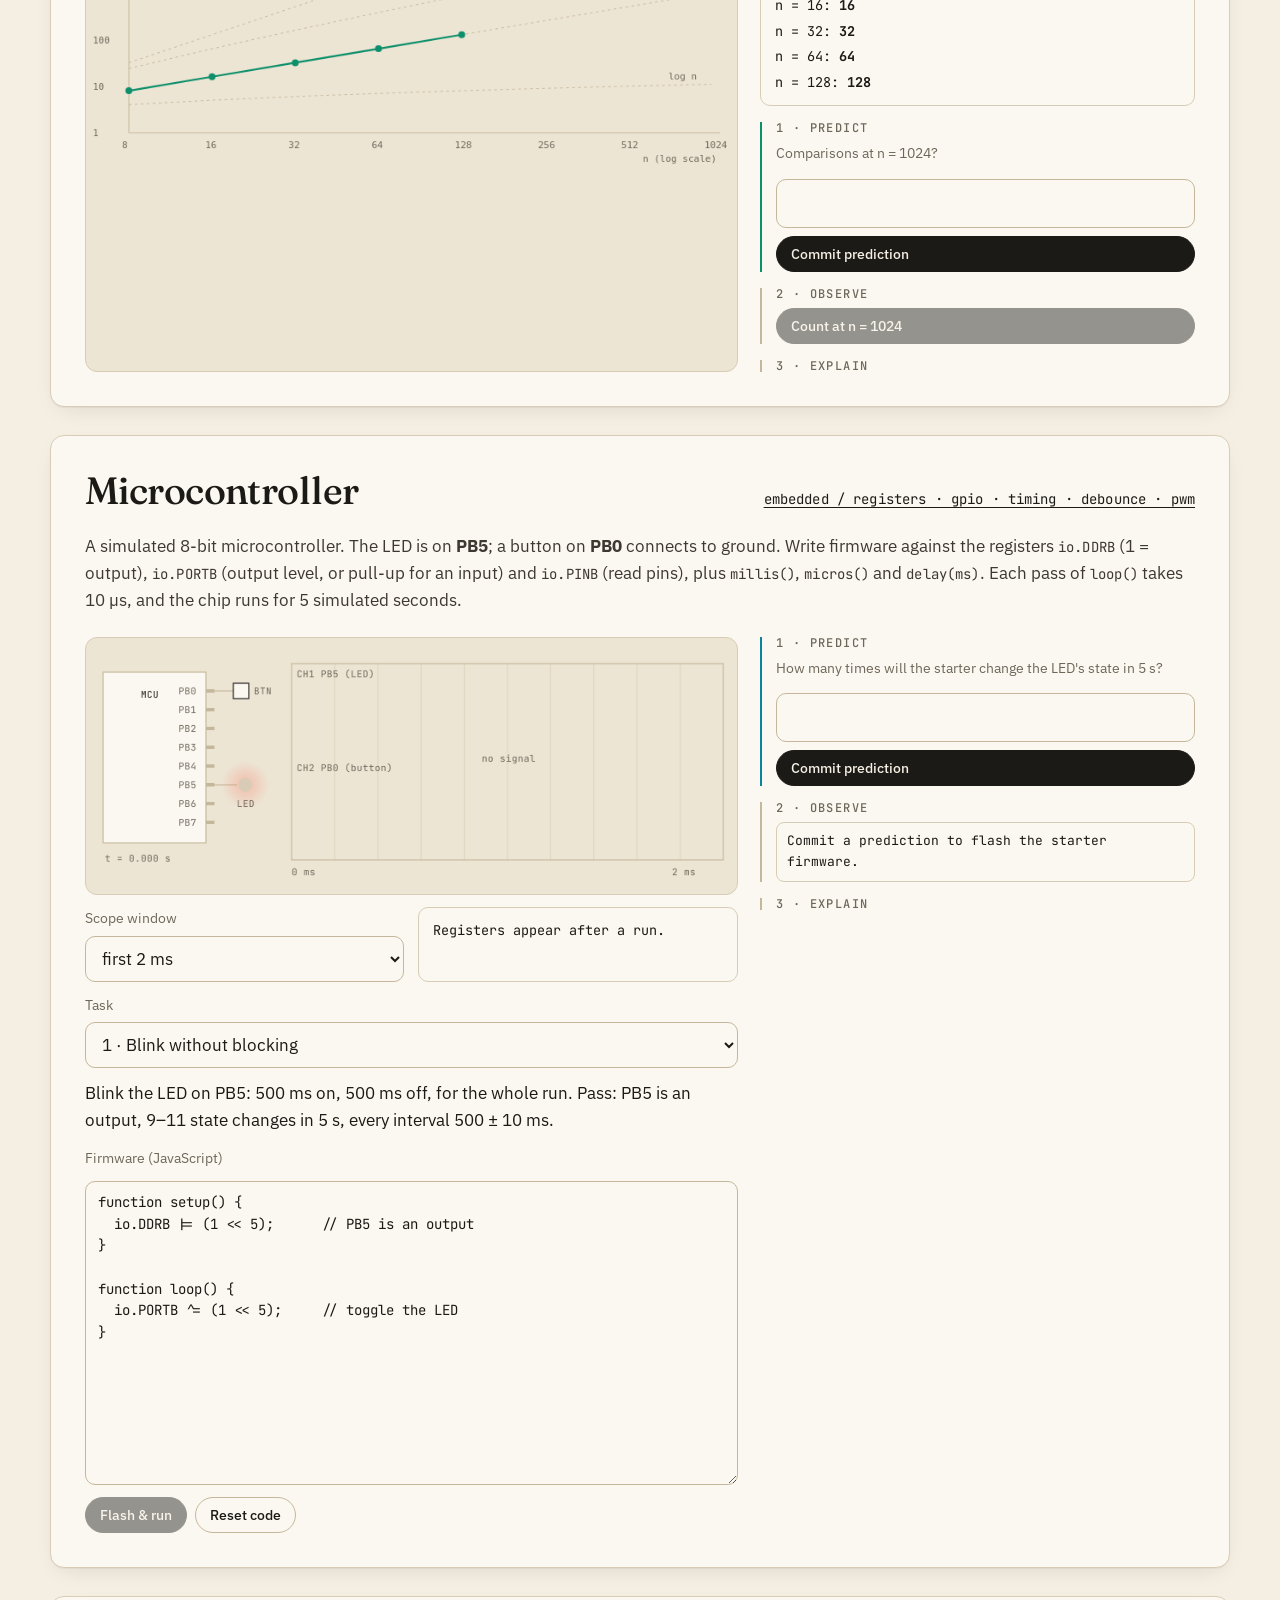
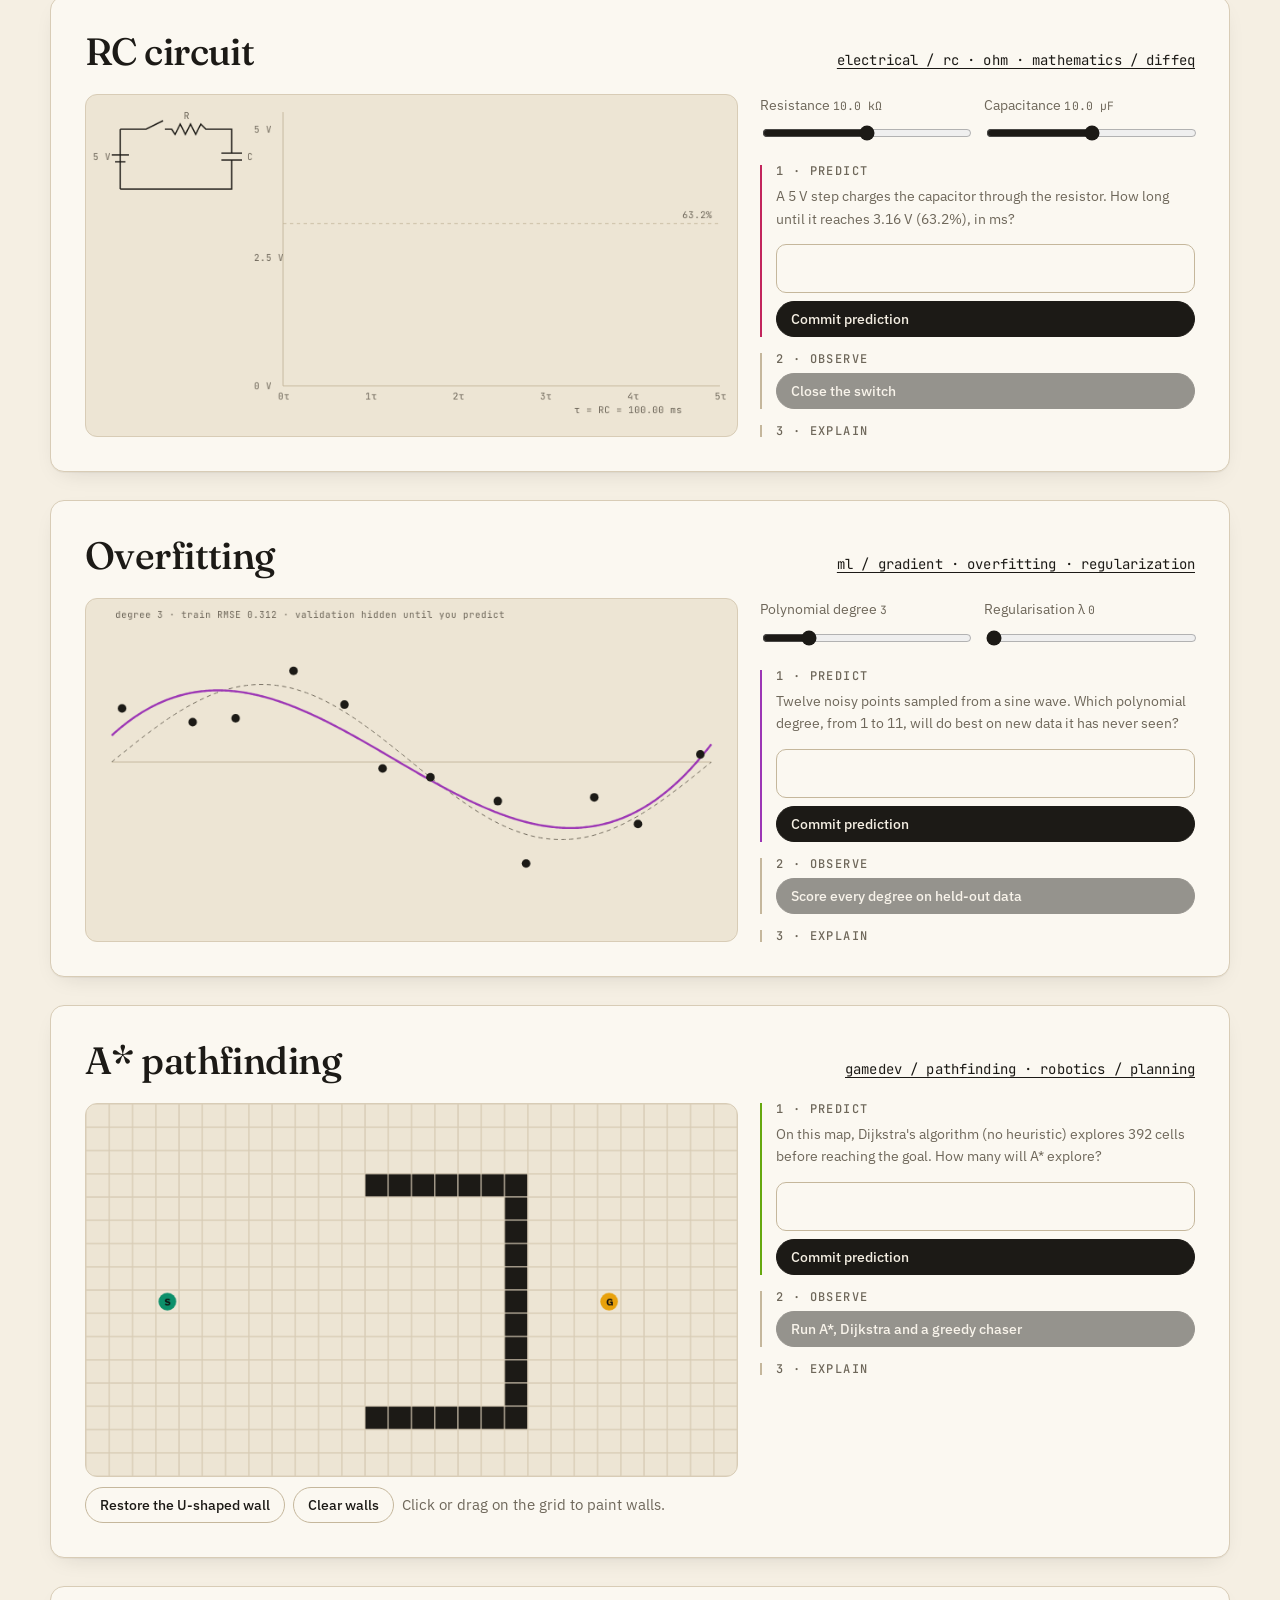
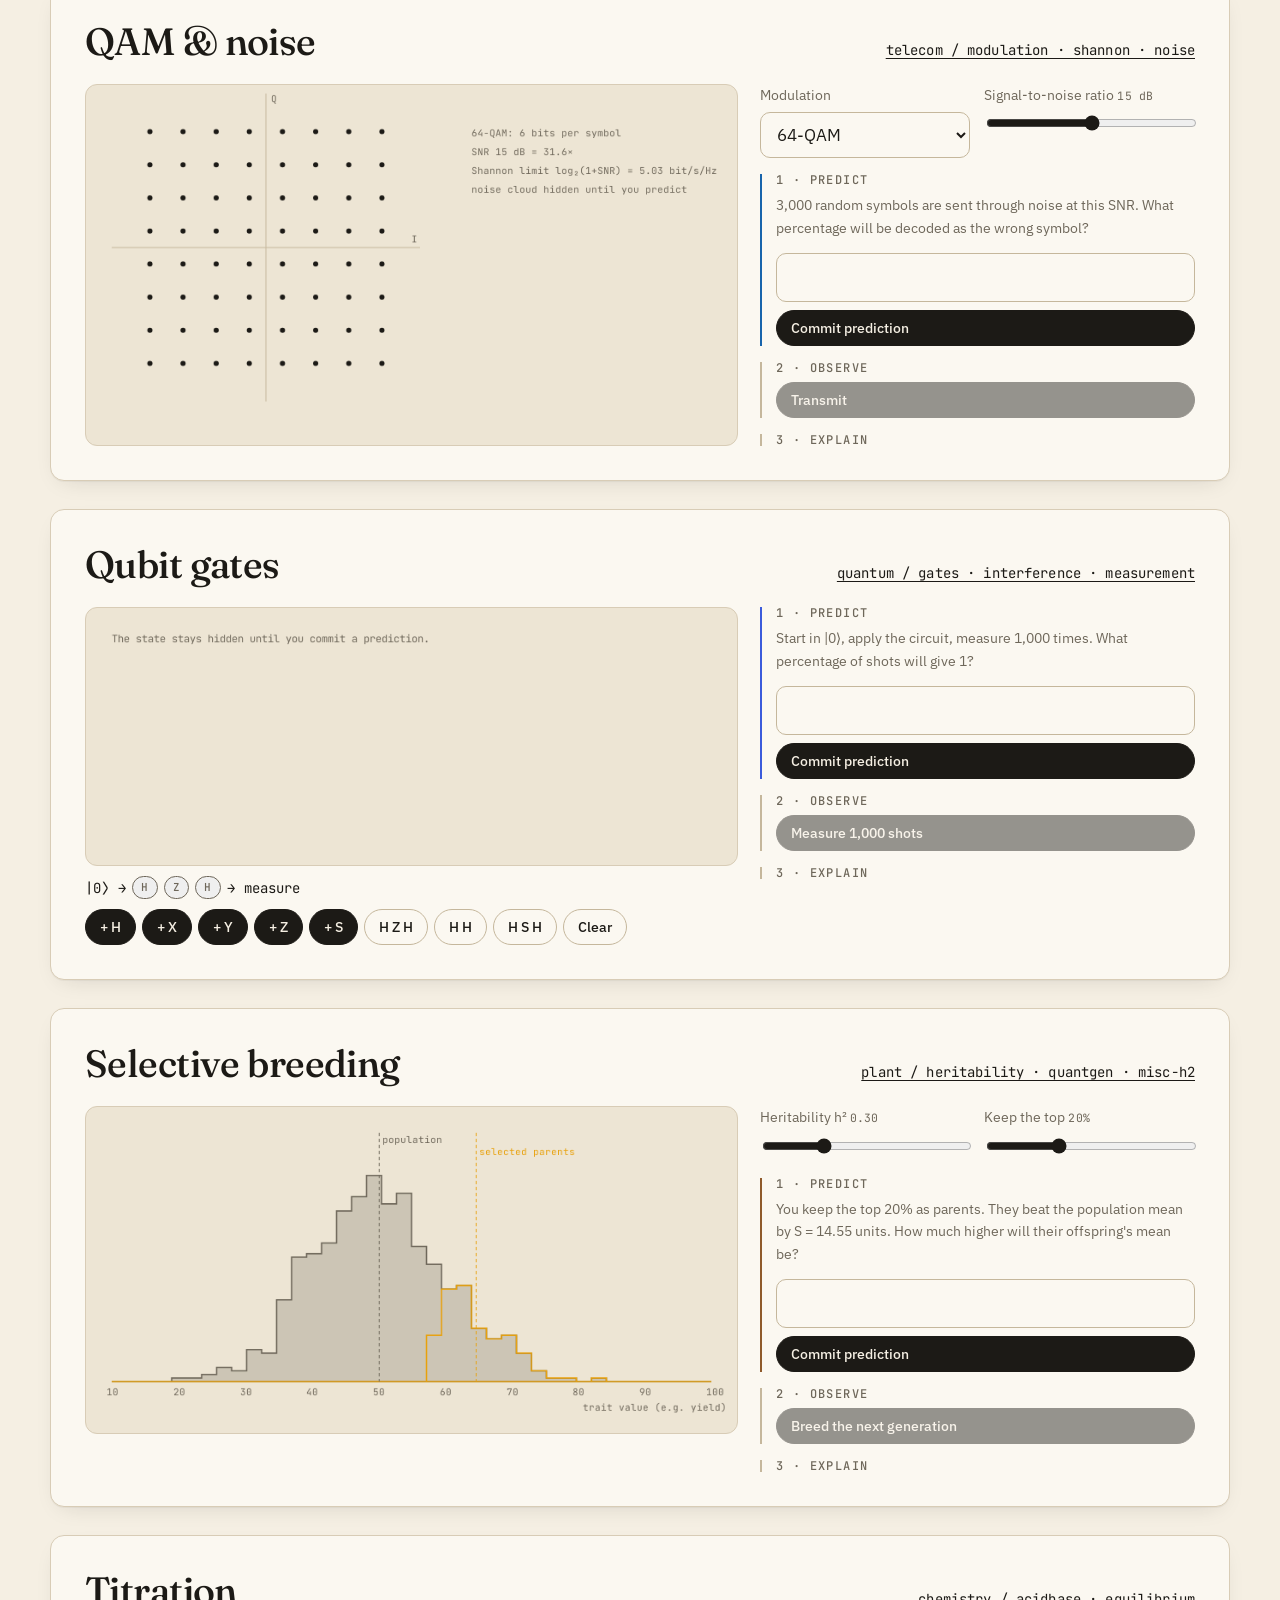
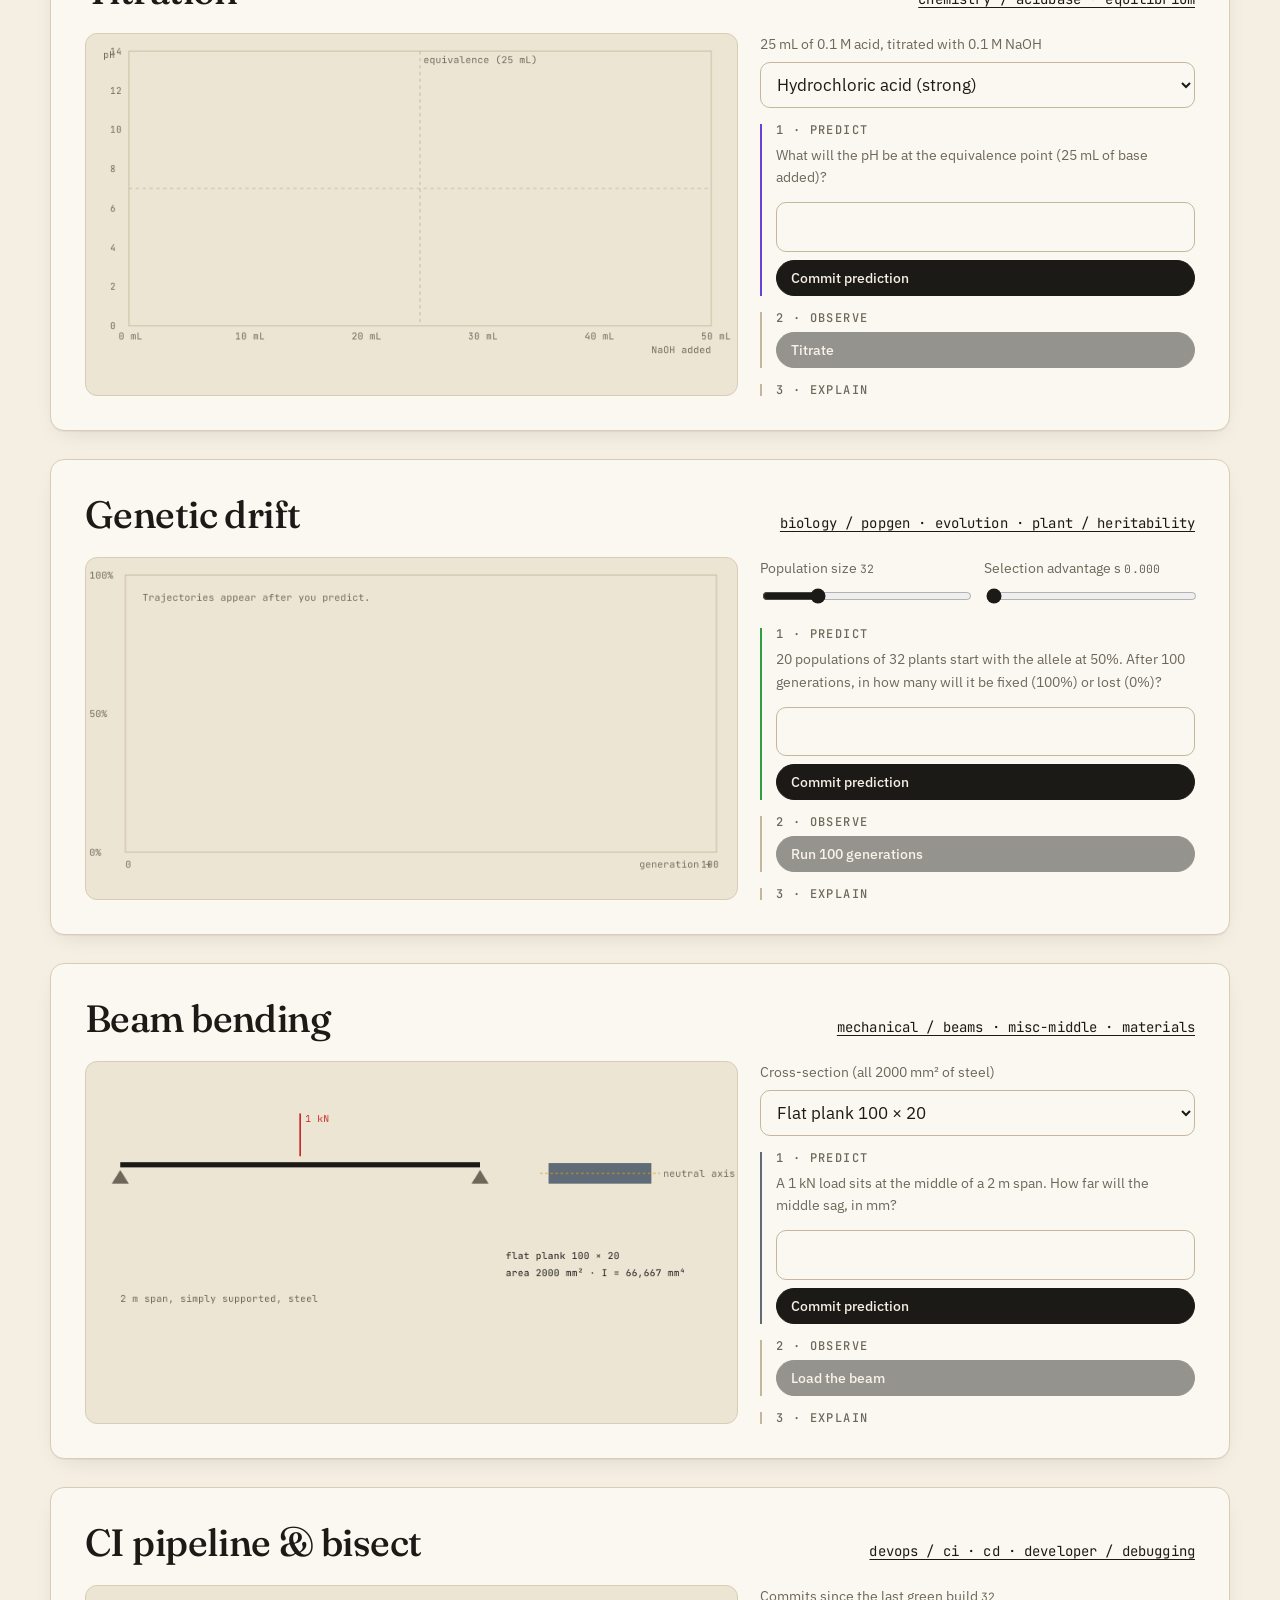
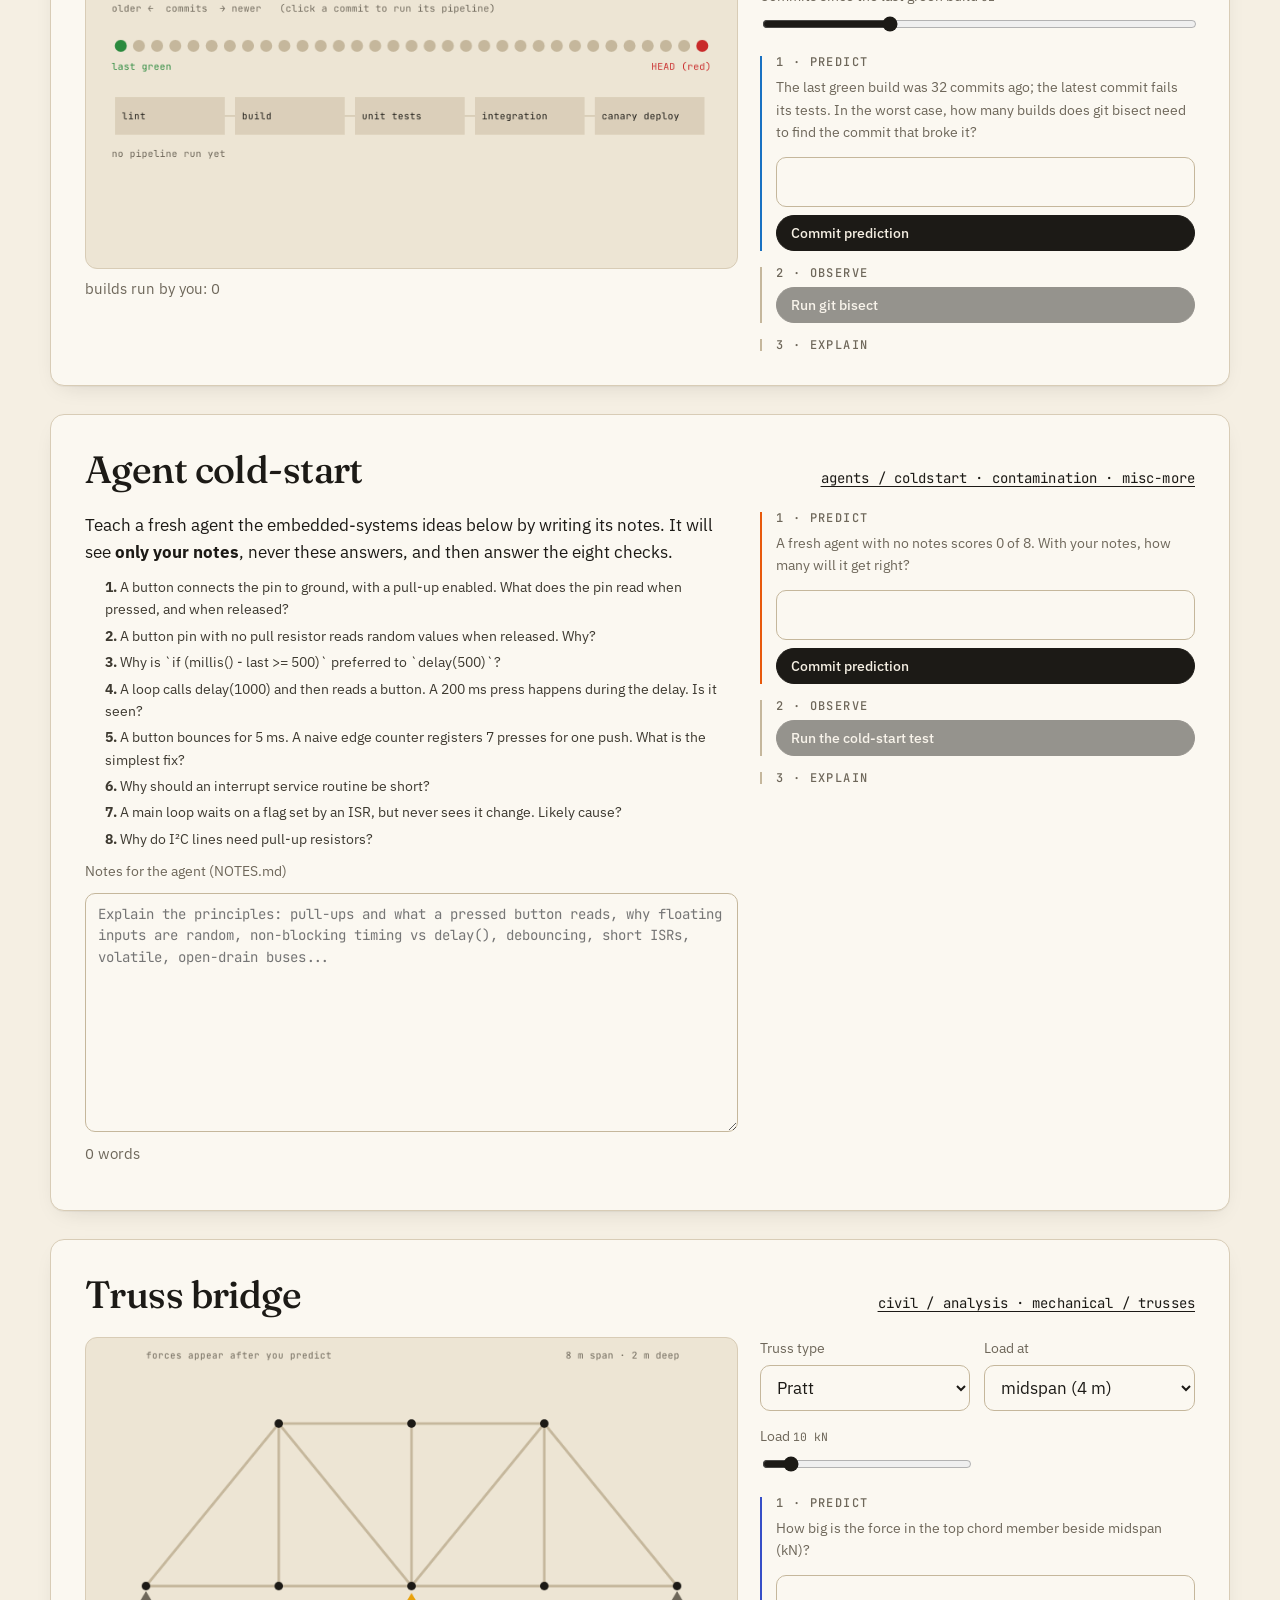
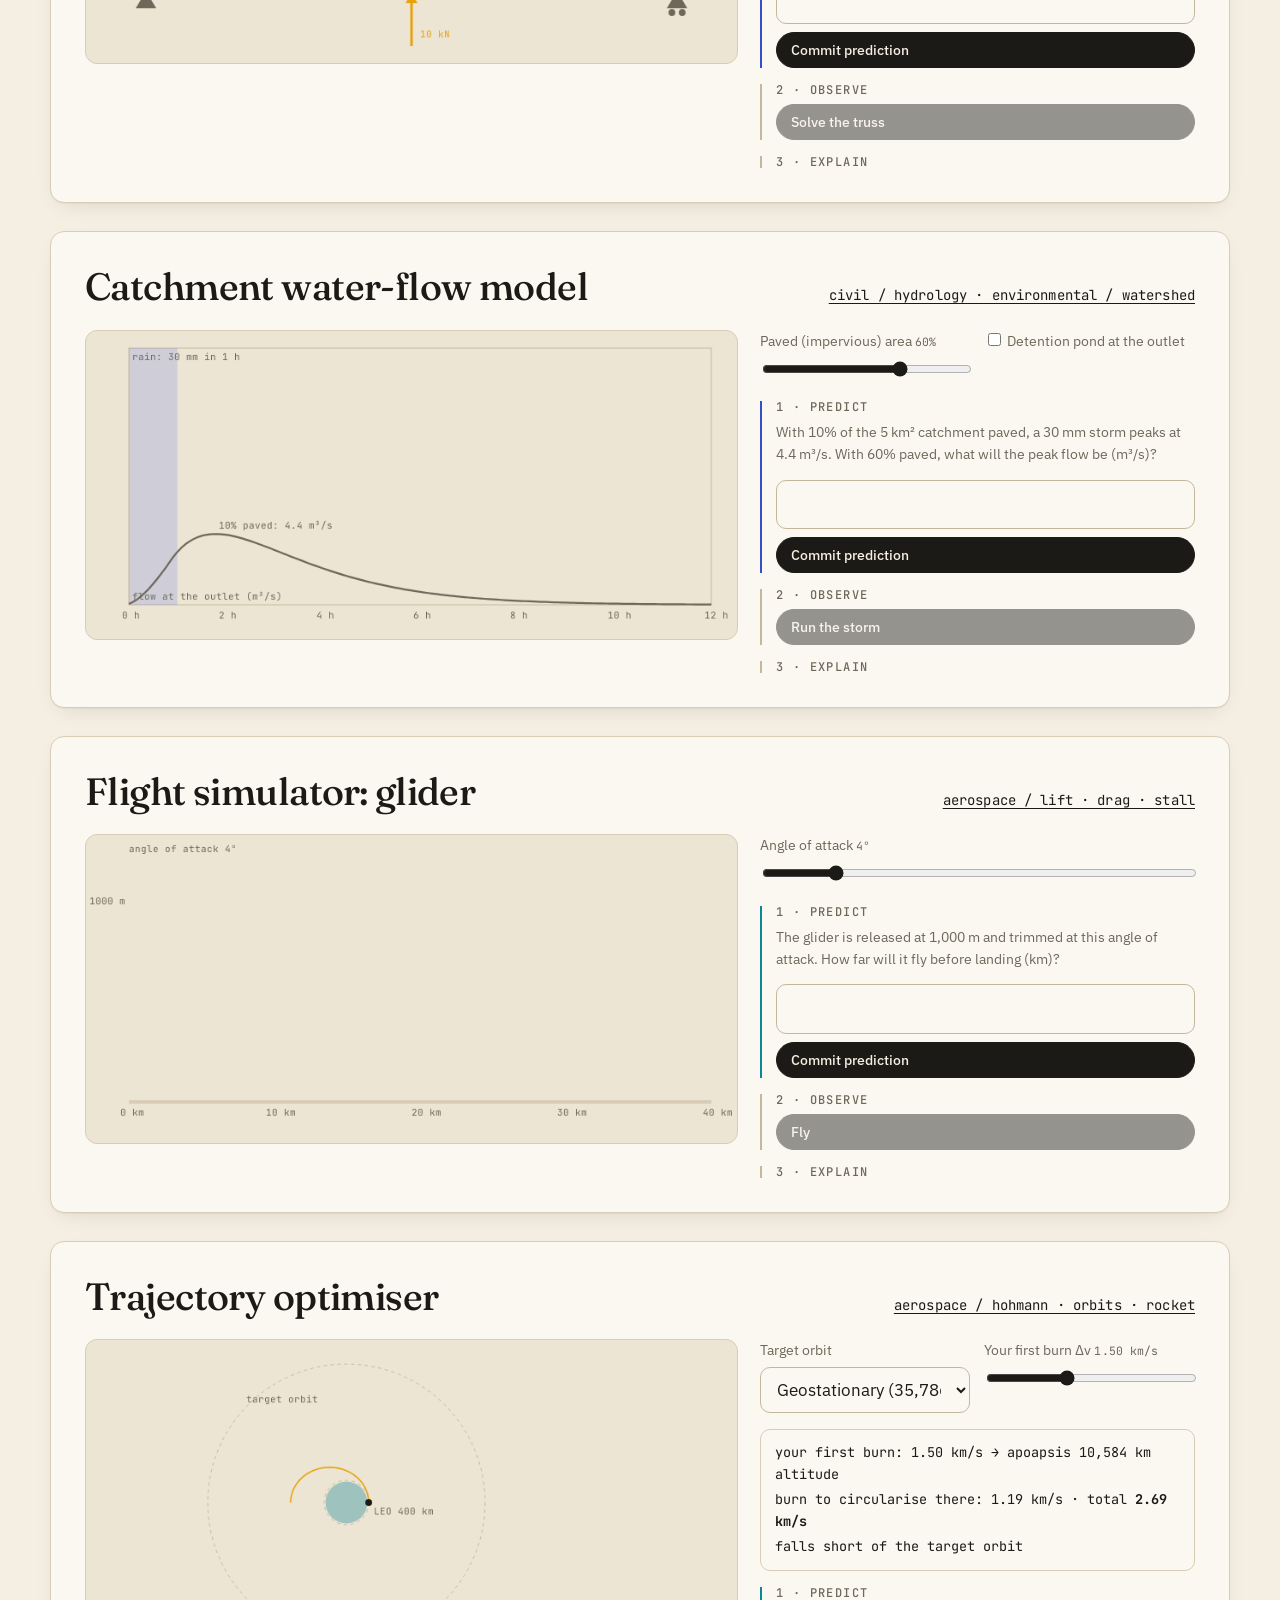
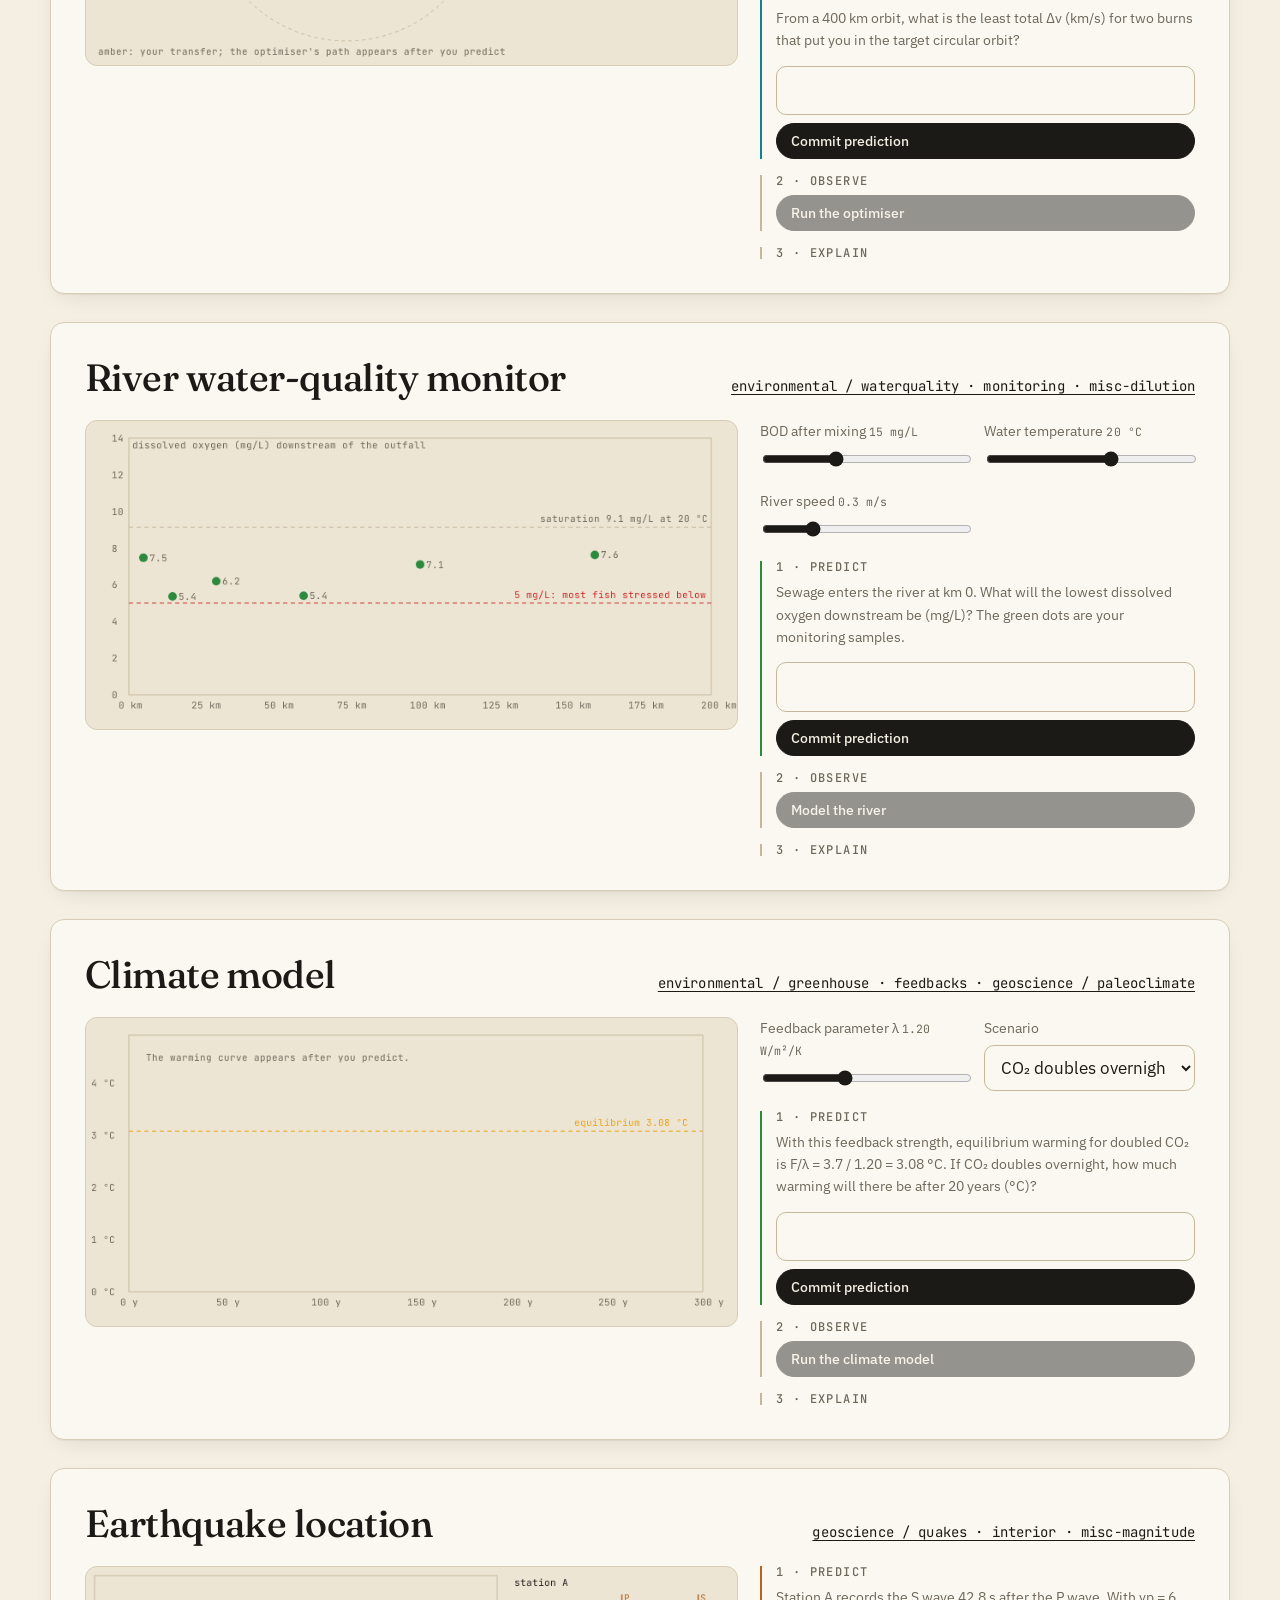
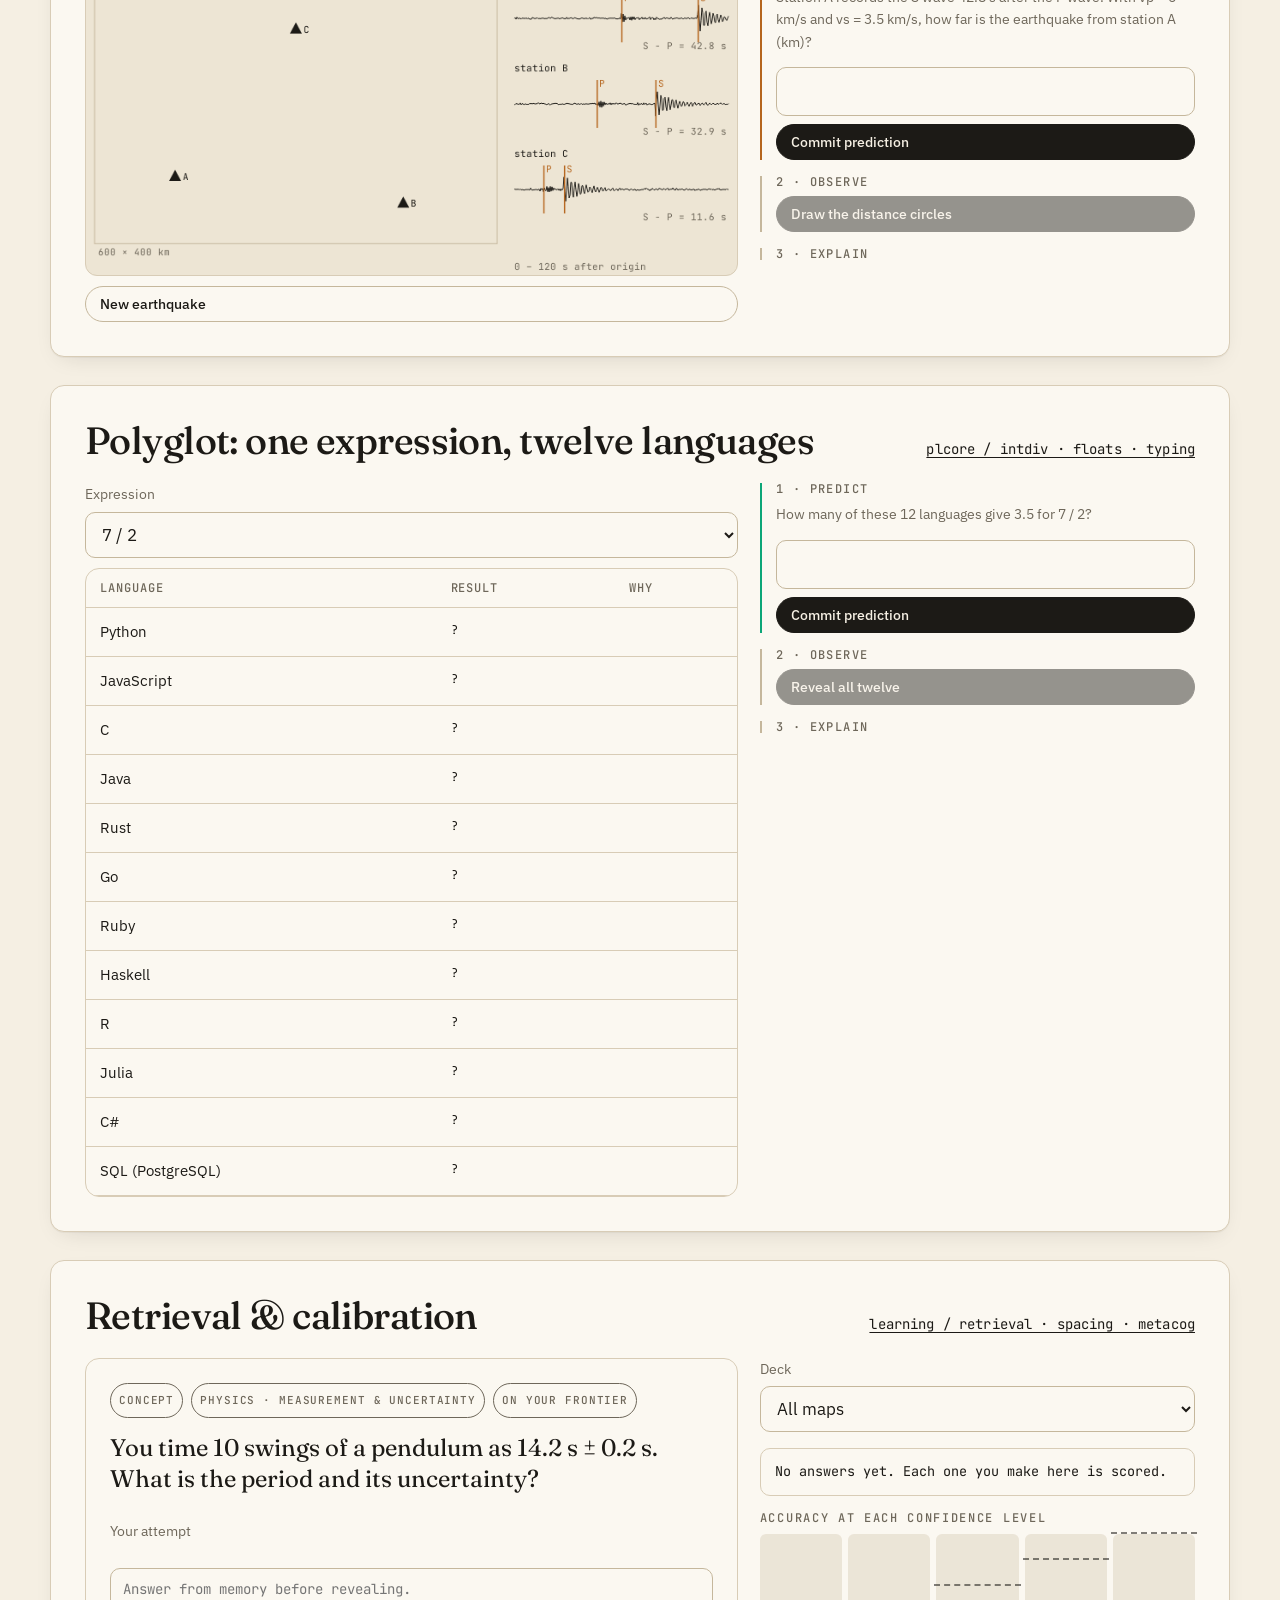
<file: site/labs.html>
<!doctype html>
<html lang="en">
<head>
<meta charset="utf-8">
<meta name="viewport" content="width=device-width, initial-scale=1">
<title>DULTA Labs</title>
<meta name="description" content="Predict-Observe-Explain labs: projectile, pendulum, Fourier synthesis, test-first code, complexity, a microcontroller simulator, an RC circuit, overfitting, A* pathfinding, QAM, qubit gates, selective breeding, titration, genetic drift, beam bending, CI bisect, an agent cold-start simulator, a truss bridge, a catchment water-flow model, a glider flight simulator, an orbit-transfer optimiser, a river water-quality monitor, a climate model, earthquake location, a twelve-language polyglot lab, and retrieval with calibration in every language.">
<link rel="preconnect" href="https://fonts.googleapis.com">
<link rel="preconnect" href="https://fonts.gstatic.com" crossorigin>
<link href="https://fonts.googleapis.com/css2?family=Fraunces:ital,opsz,wght,SOFT,WONK@0,9..144,300..700,0..100,0..1;1,9..144,300..700,0..100,0..1&family=IBM+Plex+Sans:wght@400;500;600&family=JetBrains+Mono:wght@400;500;600&display=swap" rel="stylesheet">
<link rel="stylesheet" href="assets/style.css">
<link rel="icon" href="favicon.svg" type="image/svg+xml">
<script src="assets/site.js"></script>
<script src="assets/i18n.js"></script>
</head>
<body>
<header class="site-head">
  <div class="wrap">
    <a class="brand" href="index.html" aria-label="DULTA home">
      <svg viewBox="0 0 32 32" aria-hidden="true"><path d="M7 24 16 8l9 16" fill="none" stroke="currentColor" stroke-width="2.2"/><circle cx="7" cy="24" r="3.6" fill="currentColor"/><circle cx="25" cy="24" r="3.6" fill="currentColor"/><circle cx="16" cy="8" r="4.6" fill="var(--threshold)"/></svg>
      <span><b>Dult</b><i>A</i></span>
    </a>
    <nav class="nav" aria-label="Main">
      <a href="index.html" data-i18n="nav_home">Home</a>
      <a href="maps.html" data-i18n="nav_maps">Maps</a>
      <a href="careers.html" data-i18n="nav_careers">Careers</a>
      <a href="labs.html" aria-current="page" data-i18n="nav_labs">Labs</a>
      <a href="method.html" data-i18n="nav_method">Method</a>
    </nav>
    <button class="theme-btn" type="button" aria-label="Toggle dark mode"><svg viewBox="0 0 24 24" fill="none" stroke="currentColor" stroke-width="2"><path d="M21 12.8A9 9 0 1 1 11.2 3a7 7 0 0 0 9.8 9.8z"/></svg></button>
  </div>
</header>

<main>
  <div class="wrap explorer-head">
    <span class="eyebrow">Labs · Predict, Observe, Explain</span>
    <h2 data-i18n="labs_title">Commit a prediction. Then the lab unlocks.</h2>
    <p class="lede">Each lab is locked until you write down what you expect. Then you run it, see the measured result next to your guess, and only after that get the explanation. Being surprised is the point: it shows you exactly which idea needs work.</p>
    <div class="tabs" role="group" aria-label="Filter labs by field" id="labFilters"></div>
    <nav class="lab-index" aria-label="Labs" id="labIndex"></nav>
  </div>

  <div class="wrap grid" style="gap:28px;padding-bottom:80px">

    <article class="card lab" id="projectile" data-field="Science" style="--accent:var(--physics)">
      <div class="lab-head"><h3>Projectile</h3><a class="mono" href="maps.html#physics/kinematics">physics / kinematics · newton</a></div>
      <div class="lab-body">
        <div class="stage"><canvas id="projCanvas" width="760" height="380" aria-label="Projectile trajectory"></canvas></div>
        <div class="poe">
          <div class="controls">
            <div><label for="projV">Launch speed <span id="projVv" class="mono"></span></label><input type="range" id="projV" min="10" max="40" value="25"></div>
            <div><label for="projA">Angle <span id="projAv" class="mono"></span></label><input type="range" id="projA" min="5" max="85" value="45"></div>
            <div><label><input type="checkbox" id="projDrag"> Air drag (a baseball)</label></div>
          </div>
          <div class="poe-step active" data-step="predict"><h4>1 · Predict</h4>
            <label for="projGuess">How far will it land (m)?</label><input type="number" id="projGuess" step="0.1" inputmode="decimal">
            <button class="btn small" data-commit type="button">Commit prediction</button></div>
          <div class="poe-step" data-step="observe"><h4>2 · Observe</h4>
            <button class="btn small" data-run type="button" disabled>Launch</button>
            <div class="readout" data-out hidden></div></div>
          <div class="poe-step" data-step="explain"><h4>3 · Explain</h4>
            <p class="verdict" data-explain hidden></p>
            <button class="btn small ghost" id="projSweep" type="button" hidden>Sweep all angles</button></div>
        </div>
      </div>
    </article>

    <article class="card lab" id="pendulum" data-field="Science" style="--accent:var(--physics)">
      <div class="lab-head"><h3>Pendulum</h3><a class="mono" href="maps.html#physics/shm">physics / shm · energy</a></div>
      <div class="lab-body">
        <div class="stage"><canvas id="pendCanvas" width="760" height="380" aria-label="Pendulum"></canvas></div>
        <div class="poe">
          <div class="controls">
            <div><label for="pendL">Length <span id="pendLv" class="mono"></span></label><input type="range" id="pendL" min="20" max="300" value="100"></div>
            <div><label for="pendA">Release angle <span id="pendAv" class="mono"></span></label><input type="range" id="pendA" min="5" max="170" value="10"></div>
            <div><label for="pendM">Mass <span id="pendMv" class="mono"></span></label><input type="range" id="pendM" min="1" max="20" value="2"></div>
          </div>
          <div class="poe-step active" data-step="predict"><h4>1 · Predict</h4>
            <label for="pendGuess">Period of one full swing (s)?</label><input type="number" id="pendGuess" step="0.01" inputmode="decimal">
            <button class="btn small" data-commit type="button">Commit prediction</button></div>
          <div class="poe-step" data-step="observe"><h4>2 · Observe</h4>
            <button class="btn small" data-run type="button" disabled>Release</button>
            <div class="readout" data-out hidden></div></div>
          <div class="poe-step" data-step="explain"><h4>3 · Explain</h4><p class="verdict" data-explain hidden></p></div>
        </div>
      </div>
    </article>

    <article class="card lab" id="fourier" data-field="Science" style="--accent:var(--mathematics)">
      <div class="lab-head"><h3>Fourier synthesis</h3><a class="mono" href="maps.html#mathematics/fourier">mathematics / fourier · physics / waves</a></div>
      <div class="lab-body">
        <div class="stage"><canvas id="fourCanvas" width="760" height="380" aria-label="Fourier partial sum"></canvas></div>
        <div class="poe">
          <div class="controls">
            <div><label for="fourWave">Target</label><select id="fourWave"><option value="square">Square</option><option value="saw">Sawtooth</option><option value="tri">Triangle</option></select></div>
            <div><label for="fourN">Harmonics <span id="fourNv" class="mono"></span></label><input type="range" id="fourN" min="1" max="60" value="3"></div>
          </div>
          <div class="poe-step active" data-step="predict"><h4>1 · Predict</h4>
            <label for="fourGuess">With 60 harmonics of the square wave, how far past the jump does the sum overshoot (% of the jump)?</label><input type="number" id="fourGuess" step="0.1" inputmode="decimal">
            <button class="btn small" data-commit type="button">Commit prediction</button></div>
          <div class="poe-step" data-step="observe"><h4>2 · Observe</h4>
            <button class="btn small" data-run type="button" disabled>Synthesize 60 harmonics</button>
            <div class="readout" data-out hidden></div></div>
          <div class="poe-step" data-step="explain"><h4>3 · Explain</h4><p class="verdict" data-explain hidden></p></div>
        </div>
      </div>
    </article>

    <article class="card lab" id="code" data-field="Computing & AI" style="--accent:var(--developer)">
      <div class="lab-head"><h3>Test-first code</h3><a class="mono" href="maps.html#developer/testing">developer / testing · recursion · complexity</a></div>
      <div class="lab-body">
        <div class="poe" style="gap:12px">
          <div><label for="kata">Kata</label><select id="kata"></select></div>
          <p id="kataSpec" style="margin:0"></p>
          <label for="editor" style="margin:0">Your code (JavaScript)</label>
          <textarea id="editor" rows="12" spellcheck="false"></textarea>
          <div class="row" style="display:flex;gap:8px;flex-wrap:wrap"><button class="btn small" id="runTests" type="button" disabled>Run tests</button><button class="btn small ghost" id="resetCode" type="button">Reset code</button></div>
        </div>
        <div class="poe">
          <div class="poe-step active" data-step="predict"><h4>1 · Predict</h4>
            <label for="codeGuess">How many visible tests does the starter code pass?</label><input type="number" id="codeGuess" min="0" step="1" inputmode="numeric">
            <button class="btn small" data-commit type="button">Commit prediction</button></div>
          <div class="poe-step" data-step="observe"><h4>2 · Observe</h4>
            <div class="tests" id="testOut"><div>Tests appear here.</div></div></div>
          <div class="poe-step" data-step="explain"><h4>3 · Explain</h4><p class="verdict" data-explain hidden></p></div>
        </div>
      </div>
    </article>

    <article class="card lab" id="complexity" data-field="Computing & AI" style="--accent:var(--developer)">
      <div class="lab-head"><h3>Complexity</h3><a class="mono" href="maps.html#developer/complexity">developer / complexity</a></div>
      <div class="lab-body">
        <div class="stage"><canvas id="cxCanvas" width="760" height="380" aria-label="Operation counts against n"></canvas></div>
        <div class="poe">
          <div><label for="cxAlgo">Algorithm</label><select id="cxAlgo">
            <option value="linear">Linear search (worst case)</option><option value="binary">Binary search</option>
            <option value="bubble">Bubble sort (reversed input)</option><option value="merge">Merge sort</option></select></div>
          <div class="readout" id="cxBase"></div>
          <div class="poe-step active" data-step="predict"><h4>1 · Predict</h4>
            <label for="cxGuess">Comparisons at n = 1024?</label><input type="number" id="cxGuess" min="0" step="1" inputmode="numeric">
            <button class="btn small" data-commit type="button">Commit prediction</button></div>
          <div class="poe-step" data-step="observe"><h4>2 · Observe</h4>
            <button class="btn small" data-run type="button" disabled>Count at n = 1024</button>
            <div class="readout" data-out hidden></div></div>
          <div class="poe-step" data-step="explain"><h4>3 · Explain</h4><p class="verdict" data-explain hidden></p></div>
        </div>
      </div>
    </article>

    <article class="card lab" id="mcu" data-field="Engineering" style="--accent:var(--embedded)">
      <div class="lab-head"><h3>Microcontroller</h3><a class="mono" href="maps.html#embedded/registers">embedded / registers · gpio · timing · debounce · pwm</a></div>
      <p style="margin:0;color:var(--ink-2)">A simulated 8-bit microcontroller. The LED is on <b>PB5</b>; a button on <b>PB0</b> connects to ground. Write firmware against the registers <span class="mono">io.DDRB</span> (1 = output), <span class="mono">io.PORTB</span> (output level, or pull-up for an input) and <span class="mono">io.PINB</span> (read pins), plus <span class="mono">millis()</span>, <span class="mono">micros()</span> and <span class="mono">delay(ms)</span>. Each pass of <span class="mono">loop()</span> takes 10 µs, and the chip runs for 5 simulated seconds.</p>
      <div class="lab-body">
        <div style="display:grid;gap:12px;align-content:start">
          <div class="stage"><canvas id="mcuCanvas" width="760" height="300" aria-label="Board and oscilloscope"></canvas></div>
          <div class="controls">
            <div><label for="mcuZoom">Scope window</label><select id="mcuZoom"><option value="full">0 – 5 s</option><option value="first">first 2 ms</option><option value="press">first press, 495 – 515 ms</option><option value="pwm">1.000 – 1.025 s</option></select></div>
            <div class="readout" id="mcuRegs"><span>Registers appear after a run.</span></div>
          </div>
          <div><label for="mcuTask">Task</label><select id="mcuTask"></select></div>
          <p id="mcuSpec" style="margin:0"></p>
          <label for="mcuEditor" style="margin:0">Firmware (JavaScript)</label>
          <textarea id="mcuEditor" rows="13" spellcheck="false"></textarea>
          <div style="display:flex;gap:8px;flex-wrap:wrap"><button class="btn small" id="mcuRun" type="button" disabled>Flash &amp; run</button><button class="btn small ghost" id="mcuReset" type="button">Reset code</button></div>
        </div>
        <div class="poe">
          <div class="poe-step active" data-step="predict"><h4>1 · Predict</h4>
            <label for="mcuGuess" id="mcuQ">…</label><input type="number" id="mcuGuess" step="any" inputmode="decimal">
            <button class="btn small" data-commit type="button">Commit prediction</button></div>
          <div class="poe-step" data-step="observe"><h4>2 · Observe</h4>
            <div class="tests" id="mcuOut"><div>Flash the starter to see its behaviour.</div></div></div>
          <div class="poe-step" data-step="explain"><h4>3 · Explain</h4><p class="verdict" data-explain hidden></p></div>
        </div>
      </div>
    </article>

    <article class="card lab" id="rc" data-field="Engineering" style="--accent:var(--electrical)">
      <div class="lab-head"><h3>RC circuit</h3><a class="mono" href="maps.html#electrical/rc">electrical / rc · ohm · mathematics / diffeq</a></div>
      <div class="lab-body">
        <div class="stage"><canvas id="rcCanvas" width="760" height="380" aria-label="Capacitor voltage over time"></canvas></div>
        <div class="poe">
          <div class="controls">
            <div><label for="rcR">Resistance <span id="rcRv" class="mono"></span></label><input type="range" id="rcR" min="0" max="100" value="50"></div>
            <div><label for="rcC">Capacitance <span id="rcCv" class="mono"></span></label><input type="range" id="rcC" min="0" max="100" value="50"></div>
          </div>
          <div class="poe-step active" data-step="predict"><h4>1 · Predict</h4>
            <label for="rcGuess">A 5 V step charges the capacitor through the resistor. How long until it reaches 3.16 V (63.2%), in ms?</label><input type="number" id="rcGuess" step="any" inputmode="decimal">
            <button class="btn small" data-commit type="button">Commit prediction</button></div>
          <div class="poe-step" data-step="observe"><h4>2 · Observe</h4>
            <button class="btn small" data-run type="button" disabled>Close the switch</button>
            <div class="readout" data-out hidden></div></div>
          <div class="poe-step" data-step="explain"><h4>3 · Explain</h4><p class="verdict" data-explain hidden></p></div>
        </div>
      </div>
    </article>

    <article class="card lab" id="polyfit" data-field="Computing & AI" style="--accent:var(--ml)">
      <div class="lab-head"><h3>Overfitting</h3><a class="mono" href="maps.html#ml/overfitting">ml / gradient · overfitting · regularization</a></div>
      <div class="lab-body">
        <div class="stage"><canvas id="pfCanvas" width="760" height="380" aria-label="Polynomial fit to noisy data"></canvas></div>
        <div class="poe">
          <div class="controls">
            <div><label for="pfDeg">Polynomial degree <span id="pfDegv" class="mono"></span></label><input type="range" id="pfDeg" min="1" max="11" value="3"></div>
            <div><label for="pfLam">Regularisation λ <span id="pfLamv" class="mono"></span></label><input type="range" id="pfLam" min="0" max="100" value="0"></div>
          </div>
          <div class="poe-step active" data-step="predict"><h4>1 · Predict</h4>
            <label for="pfGuess">Twelve noisy points sampled from a sine wave. Which polynomial degree, from 1 to 11, will do best on new data it has never seen?</label><input type="number" id="pfGuess" min="1" max="11" step="1" inputmode="numeric">
            <button class="btn small" data-commit type="button">Commit prediction</button></div>
          <div class="poe-step" data-step="observe"><h4>2 · Observe</h4>
            <button class="btn small" data-run type="button" disabled>Score every degree on held-out data</button>
            <div class="readout" data-out hidden></div></div>
          <div class="poe-step" data-step="explain"><h4>3 · Explain</h4><p class="verdict" data-explain hidden></p></div>
        </div>
      </div>
    </article>

    <article class="card lab" id="astar" data-field="Computing & AI" style="--accent:var(--gamedev)">
      <div class="lab-head"><h3>A* pathfinding</h3><a class="mono" href="maps.html#gamedev/pathfinding">gamedev / pathfinding · robotics / planning</a></div>
      <div class="lab-body">
        <div style="display:grid;gap:10px;align-content:start">
          <div class="stage"><canvas id="asCanvas" width="756" height="432" aria-label="Grid map: click or drag to paint walls" style="touch-action:none;cursor:crosshair"></canvas></div>
          <div style="display:flex;gap:8px;flex-wrap:wrap"><button class="btn small ghost" id="asReset" type="button">Restore the U-shaped wall</button><button class="btn small ghost" id="asClear" type="button">Clear walls</button><span class="empty" style="align-self:center">Click or drag on the grid to paint walls.</span></div>
        </div>
        <div class="poe">
          <div class="poe-step active" data-step="predict"><h4>1 · Predict</h4>
            <label for="asGuess" id="asQ">…</label><input type="number" id="asGuess" min="0" step="1" inputmode="numeric">
            <button class="btn small" data-commit type="button">Commit prediction</button></div>
          <div class="poe-step" data-step="observe"><h4>2 · Observe</h4>
            <button class="btn small" data-run type="button" disabled>Run A*, Dijkstra and a greedy chaser</button>
            <div class="readout" data-out hidden></div></div>
          <div class="poe-step" data-step="explain"><h4>3 · Explain</h4><p class="verdict" data-explain hidden></p></div>
        </div>
      </div>
    </article>

    <article class="card lab" id="qam" data-field="Engineering" style="--accent:var(--telecom)">
      <div class="lab-head"><h3>QAM &amp; noise</h3><a class="mono" href="maps.html#telecom/shannon">telecom / modulation · shannon · noise</a></div>
      <div class="lab-body">
        <div class="stage"><canvas id="qamCanvas" width="760" height="380" aria-label="QAM constellation with received symbols"></canvas></div>
        <div class="poe">
          <div class="controls">
            <div><label for="qamM">Modulation</label><select id="qamM"><option value="4">QPSK (4-QAM)</option><option value="16">16-QAM</option><option value="64" selected>64-QAM</option></select></div>
            <div><label for="qamSnr">Signal-to-noise ratio <span id="qamSnrv" class="mono"></span></label><input type="range" id="qamSnr" min="0" max="30" value="15"></div>
          </div>
          <div class="poe-step active" data-step="predict"><h4>1 · Predict</h4>
            <label for="qamGuess">3,000 random symbols are sent through noise at this SNR. What percentage will be decoded as the wrong symbol?</label><input type="number" id="qamGuess" min="0" max="100" step="any" inputmode="decimal">
            <button class="btn small" data-commit type="button">Commit prediction</button></div>
          <div class="poe-step" data-step="observe"><h4>2 · Observe</h4>
            <button class="btn small" data-run type="button" disabled>Transmit</button>
            <div class="readout" data-out hidden></div></div>
          <div class="poe-step" data-step="explain"><h4>3 · Explain</h4><p class="verdict" data-explain hidden></p></div>
        </div>
      </div>
    </article>

    <article class="card lab" id="qubit" data-field="Science" style="--accent:var(--quantum)">
      <div class="lab-head"><h3>Qubit gates</h3><a class="mono" href="maps.html#quantum/interference">quantum / gates · interference · measurement</a></div>
      <div class="lab-body">
        <div style="display:grid;gap:10px;align-content:start">
          <div class="stage"><canvas id="qbCanvas" width="760" height="300" aria-label="Bloch sphere, amplitudes and measurement counts"></canvas></div>
          <div id="qbCircuit" style="display:flex;gap:6px;flex-wrap:wrap;align-items:center"></div>
          <div id="qbGates" style="display:flex;gap:6px;flex-wrap:wrap">
            <button class="btn small" type="button" data-g="H">+ H</button><button class="btn small" type="button" data-g="X">+ X</button>
            <button class="btn small" type="button" data-g="Y">+ Y</button><button class="btn small" type="button" data-g="Z">+ Z</button>
            <button class="btn small" type="button" data-g="S">+ S</button>
            <button class="btn small ghost" type="button" data-g="preset" data-preset="H Z H">H Z H</button>
            <button class="btn small ghost" type="button" data-g="preset" data-preset="H H">H H</button>
            <button class="btn small ghost" type="button" data-g="preset" data-preset="H S H">H S H</button>
            <button class="btn small ghost" type="button" data-g="clear">Clear</button>
          </div>
        </div>
        <div class="poe">
          <div class="poe-step active" data-step="predict"><h4>1 · Predict</h4>
            <label for="qbGuess">Start in |0⟩, apply the circuit, measure 1,000 times. What percentage of shots will give 1?</label><input type="number" id="qbGuess" min="0" max="100" step="any" inputmode="decimal">
            <button class="btn small" data-commit type="button">Commit prediction</button></div>
          <div class="poe-step" data-step="observe"><h4>2 · Observe</h4>
            <button class="btn small" data-run type="button" disabled>Measure 1,000 shots</button>
            <div class="readout" data-out hidden></div></div>
          <div class="poe-step" data-step="explain"><h4>3 · Explain</h4><p class="verdict" data-explain hidden></p></div>
        </div>
      </div>
    </article>

    <article class="card lab" id="breeding" data-field="Science" style="--accent:var(--plant)">
      <div class="lab-head"><h3>Selective breeding</h3><a class="mono" href="maps.html#plant/heritability">plant / heritability · quantgen · misc-h2</a></div>
      <div class="lab-body">
        <div style="display:grid;gap:10px;align-content:start">
          <div class="stage"><canvas id="brCanvas" width="760" height="380" aria-label="Trait distributions of population, parents and offspring"></canvas></div>
          <button class="btn small ghost" id="brGens" type="button" hidden>Run 10 generations of selection</button>
        </div>
        <div class="poe">
          <div class="controls">
            <div><label for="brH">Heritability h² <span id="brHv" class="mono"></span></label><input type="range" id="brH" min="5" max="95" value="30"></div>
            <div><label for="brP">Keep the top <span id="brPv" class="mono"></span></label><input type="range" id="brP" min="5" max="50" value="20"></div>
          </div>
          <div class="poe-step active" data-step="predict"><h4>1 · Predict</h4>
            <label for="brGuess" id="brQ">…</label><input type="number" id="brGuess" step="any" inputmode="decimal">
            <button class="btn small" data-commit type="button">Commit prediction</button></div>
          <div class="poe-step" data-step="observe"><h4>2 · Observe</h4>
            <button class="btn small" data-run type="button" disabled>Breed the next generation</button>
            <div class="readout" data-out hidden></div></div>
          <div class="poe-step" data-step="explain"><h4>3 · Explain</h4><p class="verdict" data-explain hidden></p></div>
        </div>
      </div>
    </article>

    <article class="card lab" id="titration" data-field="Science" style="--accent:var(--chemistry)">
      <div class="lab-head"><h3>Titration</h3><a class="mono" href="maps.html#chemistry/acidbase">chemistry / acidbase · equilibrium</a></div>
      <div class="lab-body">
        <div class="stage"><canvas id="tiCanvas" width="760" height="380" aria-label="Titration curve"></canvas></div>
        <div class="poe">
          <div class="controls"><div><label for="tiAcid">25 mL of 0.1 M acid, titrated with 0.1 M NaOH</label><select id="tiAcid"><option value="strong">Hydrochloric acid (strong)</option><option value="weak">Acetic acid (weak, pKa 4.74)</option></select></div></div>
          <div class="poe-step active" data-step="predict"><h4>1 · Predict</h4>
            <label for="tiGuess">What will the pH be at the equivalence point (25 mL of base added)?</label><input type="number" id="tiGuess" step="any" inputmode="decimal">
            <button class="btn small" data-commit type="button">Commit prediction</button></div>
          <div class="poe-step" data-step="observe"><h4>2 · Observe</h4>
            <button class="btn small" data-run type="button" disabled>Titrate</button>
            <div class="readout" data-out hidden></div></div>
          <div class="poe-step" data-step="explain"><h4>3 · Explain</h4><p class="verdict" data-explain hidden></p></div>
        </div>
      </div>
    </article>

    <article class="card lab" id="drift" data-field="Science" style="--accent:var(--biology)">
      <div class="lab-head"><h3>Genetic drift</h3><a class="mono" href="maps.html#biology/popgen">biology / popgen · evolution · plant / heritability</a></div>
      <div class="lab-body">
        <div class="stage"><canvas id="drCanvas" width="760" height="380" aria-label="Allele frequency trajectories"></canvas></div>
        <div class="poe">
          <div class="controls"><div><label for="drN">Population size <span id="drNv" class="mono"></span></label><input type="range" id="drN" min="0" max="100" value="25"></div><div><label for="drS">Selection advantage s <span id="drSv" class="mono"></span></label><input type="range" id="drS" min="0" max="100" value="0"></div></div>
          <div class="poe-step active" data-step="predict"><h4>1 · Predict</h4>
            <label for="drGuess" id="drQ">…</label><input type="number" id="drGuess" min="0" max="20" step="1" inputmode="numeric">
            <button class="btn small" data-commit type="button">Commit prediction</button></div>
          <div class="poe-step" data-step="observe"><h4>2 · Observe</h4>
            <button class="btn small" data-run type="button" disabled>Run 100 generations</button>
            <div class="readout" data-out hidden></div></div>
          <div class="poe-step" data-step="explain"><h4>3 · Explain</h4><p class="verdict" data-explain hidden></p></div>
        </div>
      </div>
    </article>

    <article class="card lab" id="beam" data-field="Engineering" style="--accent:var(--mechanical)">
      <div class="lab-head"><h3>Beam bending</h3><a class="mono" href="maps.html#mechanical/beams">mechanical / beams · misc-middle · materials</a></div>
      <div class="lab-body">
        <div class="stage"><canvas id="bmCanvas" width="760" height="300" aria-label="Loaded beam and its cross-section"></canvas></div>
        <div class="poe">
          <div class="controls"><div><label for="bmShape">Cross-section (all 2000 mm² of steel)</label><select id="bmShape"><option value="flat">Flat plank 100 × 20</option><option value="edge">Plank on edge 20 × 100</option><option value="tube">Square tube</option><option value="ibeam">I-beam</option></select></div></div>
          <div class="poe-step active" data-step="predict"><h4>1 · Predict</h4>
            <label for="bmGuess">A 1 kN load sits at the middle of a 2 m span. How far will the middle sag, in mm?</label><input type="number" id="bmGuess" step="any" inputmode="decimal">
            <button class="btn small" data-commit type="button">Commit prediction</button></div>
          <div class="poe-step" data-step="observe"><h4>2 · Observe</h4>
            <button class="btn small" data-run type="button" disabled>Load the beam</button>
            <div class="readout" data-out hidden></div></div>
          <div class="poe-step" data-step="explain"><h4>3 · Explain</h4><p class="verdict" data-explain hidden></p></div>
        </div>
      </div>
    </article>

    <article class="card lab" id="pipeline" data-field="Computing & AI" style="--accent:var(--devops)">
      <div class="lab-head"><h3>CI pipeline &amp; bisect</h3><a class="mono" href="maps.html#devops/ci">devops / ci · cd · developer / debugging</a></div>
      <div class="lab-body">
        <div style="display:grid;gap:8px;align-content:start"><div class="stage"><canvas id="piCanvas" width="760" height="330" aria-label="Commit history and pipeline stages; click a commit to build it" style="cursor:pointer"></canvas></div><span class="empty" id="piBuilds"></span></div>
        <div class="poe">
          <div class="controls"><div><label for="piN">Commits since the last green build <span id="piNv" class="mono"></span></label><input type="range" id="piN" min="3" max="10" value="5"></div></div>
          <div class="poe-step active" data-step="predict"><h4>1 · Predict</h4>
            <label for="piGuess" id="piQ">…</label><input type="number" id="piGuess" min="0" step="1" inputmode="numeric">
            <button class="btn small" data-commit type="button">Commit prediction</button></div>
          <div class="poe-step" data-step="observe"><h4>2 · Observe</h4>
            <button class="btn small" data-run type="button" disabled>Run git bisect</button>
            <div class="readout" data-out hidden></div></div>
          <div class="poe-step" data-step="explain"><h4>3 · Explain</h4><p class="verdict" data-explain hidden></p></div>
        </div>
      </div>
    </article>

    <article class="card lab" id="coldstart" data-field="Learning & Agents" style="--accent:var(--agents)">
      <div class="lab-head"><h3>Agent cold-start</h3><a class="mono" href="maps.html#agents/coldstart">agents / coldstart · contamination · misc-more</a></div>
      <div class="lab-body">
        <div style="display:grid;gap:10px;align-content:start">
          <p style="margin:0">Teach a fresh agent the embedded-systems ideas below by writing its notes. It will see <b>only your notes</b>, never these answers, and then answer the eight checks.</p>
          <ol id="csItems" style="margin:0;padding-left:20px;font-size:14px;color:var(--ink-2);display:grid;gap:4px;list-style:none"></ol>
          <label for="csNotes" style="margin:0">Notes for the agent (NOTES.md)</label>
          <textarea id="csNotes" rows="10" spellcheck="true" placeholder="Explain the principles: pull-ups and what a pressed button reads, why floating inputs are random, non-blocking timing vs delay(), debouncing, short ISRs, volatile, open-drain buses..."></textarea>
          <span class="empty" id="csCount"></span>
          <div class="tests" id="csOut"></div>
        </div>
        <div class="poe">
          <div class="poe-step active" data-step="predict"><h4>1 · Predict</h4>
            <label for="csGuess">A fresh agent with no notes scores 0 of 8. With your notes, how many will it get right?</label><input type="number" id="csGuess" min="0" max="8" step="1" inputmode="numeric">
            <button class="btn small" data-commit type="button">Commit prediction</button></div>
          <div class="poe-step" data-step="observe"><h4>2 · Observe</h4>
            <button class="btn small" data-run type="button" disabled>Run the cold-start test</button>
            <div class="readout" data-out hidden></div></div>
          <div class="poe-step" data-step="explain"><h4>3 · Explain</h4><p class="verdict" data-explain hidden></p></div>
        </div>
      </div>
    </article>

    <article class="card lab" id="truss" data-field="Engineering" style="--accent:var(--civil)">
      <div class="lab-head"><h3>Truss bridge</h3><a class="mono" href="maps.html#civil/analysis">civil / analysis · mechanical / trusses</a></div>
      <div class="lab-body">
        <div style="display:grid;gap:10px;align-content:start">
          <div class="stage"><canvas id="trCanvas" width="760" height="380" aria-label="Truss bridge with member forces"></canvas></div>
        </div>
        <div class="poe">
          <div class="controls"><div><label for="trType">Truss type</label><select id="trType"><option value="pratt">Pratt</option><option value="howe">Howe</option></select></div><div><label for="trPos">Load at</label><select id="trPos"><option value="1">2 m</option><option value="2" selected>midspan (4 m)</option><option value="3">6 m</option></select></div><div><label for="trLoad">Load <span id="trLoadv" class="mono"></span></label><input type="range" id="trLoad" min="5" max="50" value="10"></div></div>
          <div class="poe-step active" data-step="predict"><h4>1 · Predict</h4>
            <label for="trGuess">How big is the force in the top chord member beside midspan (kN)?</label><input type="number" id="trGuess" step="any" inputmode="decimal">
            <button class="btn small" data-commit type="button">Commit prediction</button></div>
          <div class="poe-step" data-step="observe"><h4>2 · Observe</h4>
            <button class="btn small" data-run type="button" disabled>Solve the truss</button>
            <div class="readout" data-out hidden></div></div>
          <div class="poe-step" data-step="explain"><h4>3 · Explain</h4><p class="verdict" data-explain hidden></p></div>
        </div>
      </div>
    </article>

    <article class="card lab" id="runoff" data-field="Earth & Environment" style="--accent:var(--civil)">
      <div class="lab-head"><h3>Catchment water-flow model</h3><a class="mono" href="maps.html#civil/hydrology">civil / hydrology · environmental / watershed</a></div>
      <div class="lab-body">
        <div style="display:grid;gap:10px;align-content:start">
          <div class="stage"><canvas id="roCanvas" width="760" height="360" aria-label="Runoff hydrograph at the catchment outlet"></canvas></div>
        </div>
        <div class="poe">
          <div class="controls"><div><label for="roImp">Paved (impervious) area <span id="roImpv" class="mono"></span></label><input type="range" id="roImp" min="0" max="90" value="60"></div><div><label><input type="checkbox" id="roPond"> Detention pond at the outlet</label></div></div>
          <div class="poe-step active" data-step="predict"><h4>1 · Predict</h4>
            <label for="roGuess" id="roQ">…</label><input type="number" id="roGuess" step="any" inputmode="decimal">
            <button class="btn small" data-commit type="button">Commit prediction</button></div>
          <div class="poe-step" data-step="observe"><h4>2 · Observe</h4>
            <button class="btn small" data-run type="button" disabled>Run the storm</button>
            <div class="readout" data-out hidden></div></div>
          <div class="poe-step" data-step="explain"><h4>3 · Explain</h4><p class="verdict" data-explain hidden></p></div>
        </div>
      </div>
    </article>

    <article class="card lab" id="glider" data-field="Engineering" style="--accent:var(--aerospace)">
      <div class="lab-head"><h3>Flight simulator: glider</h3><a class="mono" href="maps.html#aerospace/lift">aerospace / lift · drag · stall</a></div>
      <div class="lab-body">
        <div style="display:grid;gap:10px;align-content:start">
          <div class="stage"><canvas id="glCanvas" width="760" height="360" aria-label="Glider flight path from 1,000 m"></canvas></div>
          <button class="btn small ghost" id="glSweep" type="button" hidden>Sweep every angle of attack</button>
        </div>
        <div class="poe">
          <div class="controls"><div><label for="glAlpha">Angle of attack <span id="glAlphav" class="mono"></span></label><input type="range" id="glAlpha" min="1" max="20" value="4"></div></div>
          <div class="poe-step active" data-step="predict"><h4>1 · Predict</h4>
            <label for="glGuess">The glider is released at 1,000 m and trimmed at this angle of attack. How far will it fly before landing (km)?</label><input type="number" id="glGuess" step="any" inputmode="decimal">
            <button class="btn small" data-commit type="button">Commit prediction</button></div>
          <div class="poe-step" data-step="observe"><h4>2 · Observe</h4>
            <button class="btn small" data-run type="button" disabled>Fly</button>
            <div class="readout" data-out hidden></div></div>
          <div class="poe-step" data-step="explain"><h4>3 · Explain</h4><p class="verdict" data-explain hidden></p></div>
        </div>
      </div>
    </article>

    <article class="card lab" id="orbit" data-field="Engineering" style="--accent:var(--aerospace)">
      <div class="lab-head"><h3>Trajectory optimiser</h3><a class="mono" href="maps.html#aerospace/hohmann">aerospace / hohmann · orbits · rocket</a></div>
      <div class="lab-body">
        <div style="display:grid;gap:10px;align-content:start">
          <div class="stage"><canvas id="obCanvas" width="760" height="380" aria-label="Orbits and transfer ellipses around Earth"></canvas></div>
        </div>
        <div class="poe">
          <div class="controls"><div><label for="obTarget">Target orbit</label><select id="obTarget"><option value="42164">Geostationary (35,786 km)</option><option value="26560">GPS (20,200 km)</option><option value="12371">MEO 6,000 km</option></select></div><div><label for="obDv">Your first burn Δv <span id="obDvv" class="mono"></span></label><input type="range" id="obDv" min="0" max="4" step="0.01" value="1.5"></div></div>
          <div class="readout" id="obManual"></div>
          <div class="poe-step active" data-step="predict"><h4>1 · Predict</h4>
            <label for="obGuess">From a 400 km orbit, what is the least total Δv (km/s) for two burns that put you in the target circular orbit?</label><input type="number" id="obGuess" step="any" inputmode="decimal">
            <button class="btn small" data-commit type="button">Commit prediction</button></div>
          <div class="poe-step" data-step="observe"><h4>2 · Observe</h4>
            <button class="btn small" data-run type="button" disabled>Run the optimiser</button>
            <div class="readout" data-out hidden></div></div>
          <div class="poe-step" data-step="explain"><h4>3 · Explain</h4><p class="verdict" data-explain hidden></p></div>
        </div>
      </div>
    </article>

    <article class="card lab" id="dosag" data-field="Earth & Environment" style="--accent:var(--environmental)">
      <div class="lab-head"><h3>River water-quality monitor</h3><a class="mono" href="maps.html#environmental/waterquality">environmental / waterquality · monitoring · misc-dilution</a></div>
      <div class="lab-body">
        <div style="display:grid;gap:10px;align-content:start">
          <div class="stage"><canvas id="dsCanvas" width="760" height="360" aria-label="Dissolved oxygen downstream of an outfall with monitoring stations"></canvas></div>
        </div>
        <div class="poe">
          <div class="controls"><div><label for="dsBod">BOD after mixing <span id="dsBodv" class="mono"></span></label><input type="range" id="dsBod" min="2" max="40" value="15"></div><div><label for="dsTemp">Water temperature <span id="dsTempv" class="mono"></span></label><input type="range" id="dsTemp" min="5" max="30" value="20"></div><div><label for="dsVel">River speed <span id="dsVelv" class="mono"></span></label><input type="range" id="dsVel" min="1" max="10" value="3"></div></div>
          <div class="poe-step active" data-step="predict"><h4>1 · Predict</h4>
            <label for="dsGuess">Sewage enters the river at km 0. What will the lowest dissolved oxygen downstream be (mg/L)? The green dots are your monitoring samples.</label><input type="number" id="dsGuess" step="any" inputmode="decimal">
            <button class="btn small" data-commit type="button">Commit prediction</button></div>
          <div class="poe-step" data-step="observe"><h4>2 · Observe</h4>
            <button class="btn small" data-run type="button" disabled>Model the river</button>
            <div class="readout" data-out hidden></div></div>
          <div class="poe-step" data-step="explain"><h4>3 · Explain</h4><p class="verdict" data-explain hidden></p></div>
        </div>
      </div>
    </article>

    <article class="card lab" id="climate" data-field="Earth & Environment" style="--accent:var(--environmental)">
      <div class="lab-head"><h3>Climate model</h3><a class="mono" href="maps.html#environmental/feedbacks">environmental / greenhouse · feedbacks · geoscience / paleoclimate</a></div>
      <div class="lab-body">
        <div style="display:grid;gap:10px;align-content:start">
          <div class="stage"><canvas id="clCanvas" width="760" height="360" aria-label="Global warming over 300 years"></canvas></div>
        </div>
        <div class="poe">
          <div class="controls"><div><label for="clLam">Feedback parameter λ <span id="clLamv" class="mono"></span></label><input type="range" id="clLam" min="70" max="200" value="120"></div><div><label for="clScen">Scenario</label><select id="clScen"><option value="abrupt">CO₂ doubles overnight</option><option value="ramp">CO₂ doubles over 70 years</option><option value="peak">Emissions rise, then fall to net zero</option></select></div></div>
          <div class="poe-step active" data-step="predict"><h4>1 · Predict</h4>
            <label for="clGuess" id="clQ">…</label><input type="number" id="clGuess" step="any" inputmode="decimal">
            <button class="btn small" data-commit type="button">Commit prediction</button></div>
          <div class="poe-step" data-step="observe"><h4>2 · Observe</h4>
            <button class="btn small" data-run type="button" disabled>Run the climate model</button>
            <div class="readout" data-out hidden></div></div>
          <div class="poe-step" data-step="explain"><h4>3 · Explain</h4><p class="verdict" data-explain hidden></p></div>
        </div>
      </div>
    </article>

    <article class="card lab" id="quake" data-field="Earth & Environment" style="--accent:var(--geoscience)">
      <div class="lab-head"><h3>Earthquake location</h3><a class="mono" href="maps.html#geoscience/quakes">geoscience / quakes · interior · misc-magnitude</a></div>
      <div class="lab-body">
        <div style="display:grid;gap:10px;align-content:start">
          <div class="stage"><canvas id="qkCanvas" width="760" height="360" aria-label="Map of stations and their seismograms"></canvas></div>
          <button class="btn small ghost" id="qkNew" type="button">New earthquake</button>
        </div>
        <div class="poe">
          <div class="poe-step active" data-step="predict"><h4>1 · Predict</h4>
            <label for="qkGuess" id="qkQ">…</label><input type="number" id="qkGuess" min="0" step="any" inputmode="decimal">
            <button class="btn small" data-commit type="button">Commit prediction</button></div>
          <div class="poe-step" data-step="observe"><h4>2 · Observe</h4>
            <button class="btn small" data-run type="button" disabled>Draw the distance circles</button>
            <div class="readout" data-out hidden></div></div>
          <div class="poe-step" data-step="explain"><h4>3 · Explain</h4><p class="verdict" data-explain hidden></p></div>
        </div>
      </div>
    </article>

    <article class="card lab" id="polyglot" data-field="Programming Languages" style="--accent:var(--weblang)">
      <div class="lab-head"><h3>Polyglot: one expression, twelve languages</h3><a class="mono" href="maps.html#plcore/intdiv">plcore / intdiv · floats · typing</a></div>
      <div class="lab-body">
        <div style="display:grid;gap:10px;align-content:start">
          <div><label for="pgCase">Expression</label><select id="pgCase"></select></div>
          <div class="table-wrap card" id="pgTable" style="box-shadow:none"></div>
        </div>
        <div class="poe">
          <div class="poe-step active" data-step="predict"><h4>1 · Predict</h4>
            <label for="pgGuess" id="pgQ">…</label><input type="number" id="pgGuess" min="0" max="12" step="1" inputmode="numeric">
            <button class="btn small" data-commit type="button">Commit prediction</button></div>
          <div class="poe-step" data-step="observe"><h4>2 · Observe</h4>
            <button class="btn small" data-run type="button" disabled>Reveal all twelve</button>
            <div class="readout" data-out hidden></div></div>
          <div class="poe-step" data-step="explain"><h4>3 · Explain</h4><p class="verdict" data-explain hidden></p></div>
        </div>
      </div>
    </article>

    <article class="card lab" id="retrieval" data-field="Learning & Agents" style="--accent:var(--learning)">
      <div class="lab-head"><h3>Retrieval &amp; calibration</h3><a class="mono" href="maps.html#learning/retrieval">learning / retrieval · spacing · metacog</a></div>
      <div class="lab-body">
        <div class="flash card" id="flash" style="box-shadow:none"></div>
        <div class="poe">
          <div><label for="deck">Deck</label><select id="deck"><option value="">All maps</option></select></div>
          <div class="readout" id="calibText"></div>
          <div><div class="eyebrow" style="margin-bottom:10px">Accuracy at each confidence level</div>
            <div class="calib" id="calib" aria-label="Calibration chart"></div></div>
          <p class="empty" style="margin-top:18px">Well calibrated means your bars reach the dashed line: when you say 80%, you are right about 80% of the time. Each answer here also updates your map progress.</p>
        </div>
      </div>
    </article>

  </div>
</main>

<footer class="site-foot">
  <div class="wrap"><span>The labs run entirely in your browser. Code runs in a Web Worker with a time limit.</span></div>
</footer>

<script src="assets/maps-data.js"></script>
<script src="assets/labs.js"></script>
<script src="assets/lab-mcu.js"></script>
<script src="assets/lab-fields.js"></script>
<script src="assets/lab-more.js"></script>
<script src="assets/lab-earth.js"></script>
<script src="assets/lab-lang.js"></script>
<script>
// Group and filter labs by field, and build the index from the articles themselves.
(function () {
  const labs = [...document.querySelectorAll("article.lab")];
  const ORDER = ["Science", "Engineering", "Earth & Environment", "Computing & AI", "Programming Languages", "World Languages", "Learning & Agents"];
  const fields = ["All", ...[...new Set(labs.map((l) => l.dataset.field))].sort((a, b) => (ORDER.indexOf(a) + 99) % 99 - (ORDER.indexOf(b) + 99) % 99)];
  let current = "All";
  const f = document.getElementById("labFilters"), idx = document.getElementById("labIndex");
  function render() {
    f.innerHTML = fields.map((x) => `<button type="button" data-f="${x}" aria-pressed="${x === current}"${x === current ? ' aria-selected="true"' : ""} style="--accent:var(--ink)">${x} <span class="mono" style="opacity:.6">${x === "All" ? labs.length : labs.filter((l) => l.dataset.field === x).length}</span></button>`).join("");
    labs.forEach((l) => { l.hidden = current !== "All" && l.dataset.field !== current; });
    idx.innerHTML = labs.filter((l) => !l.hidden).map((l) => `<a href="#${l.id}">${l.querySelector("h3").textContent}</a>`).join("");
  }
  f.addEventListener("click", (e) => { const b = e.target.closest("button"); if (b) { current = b.dataset.f; render(); } });
  render();
})();
</script>
</body>
</html>
</file>
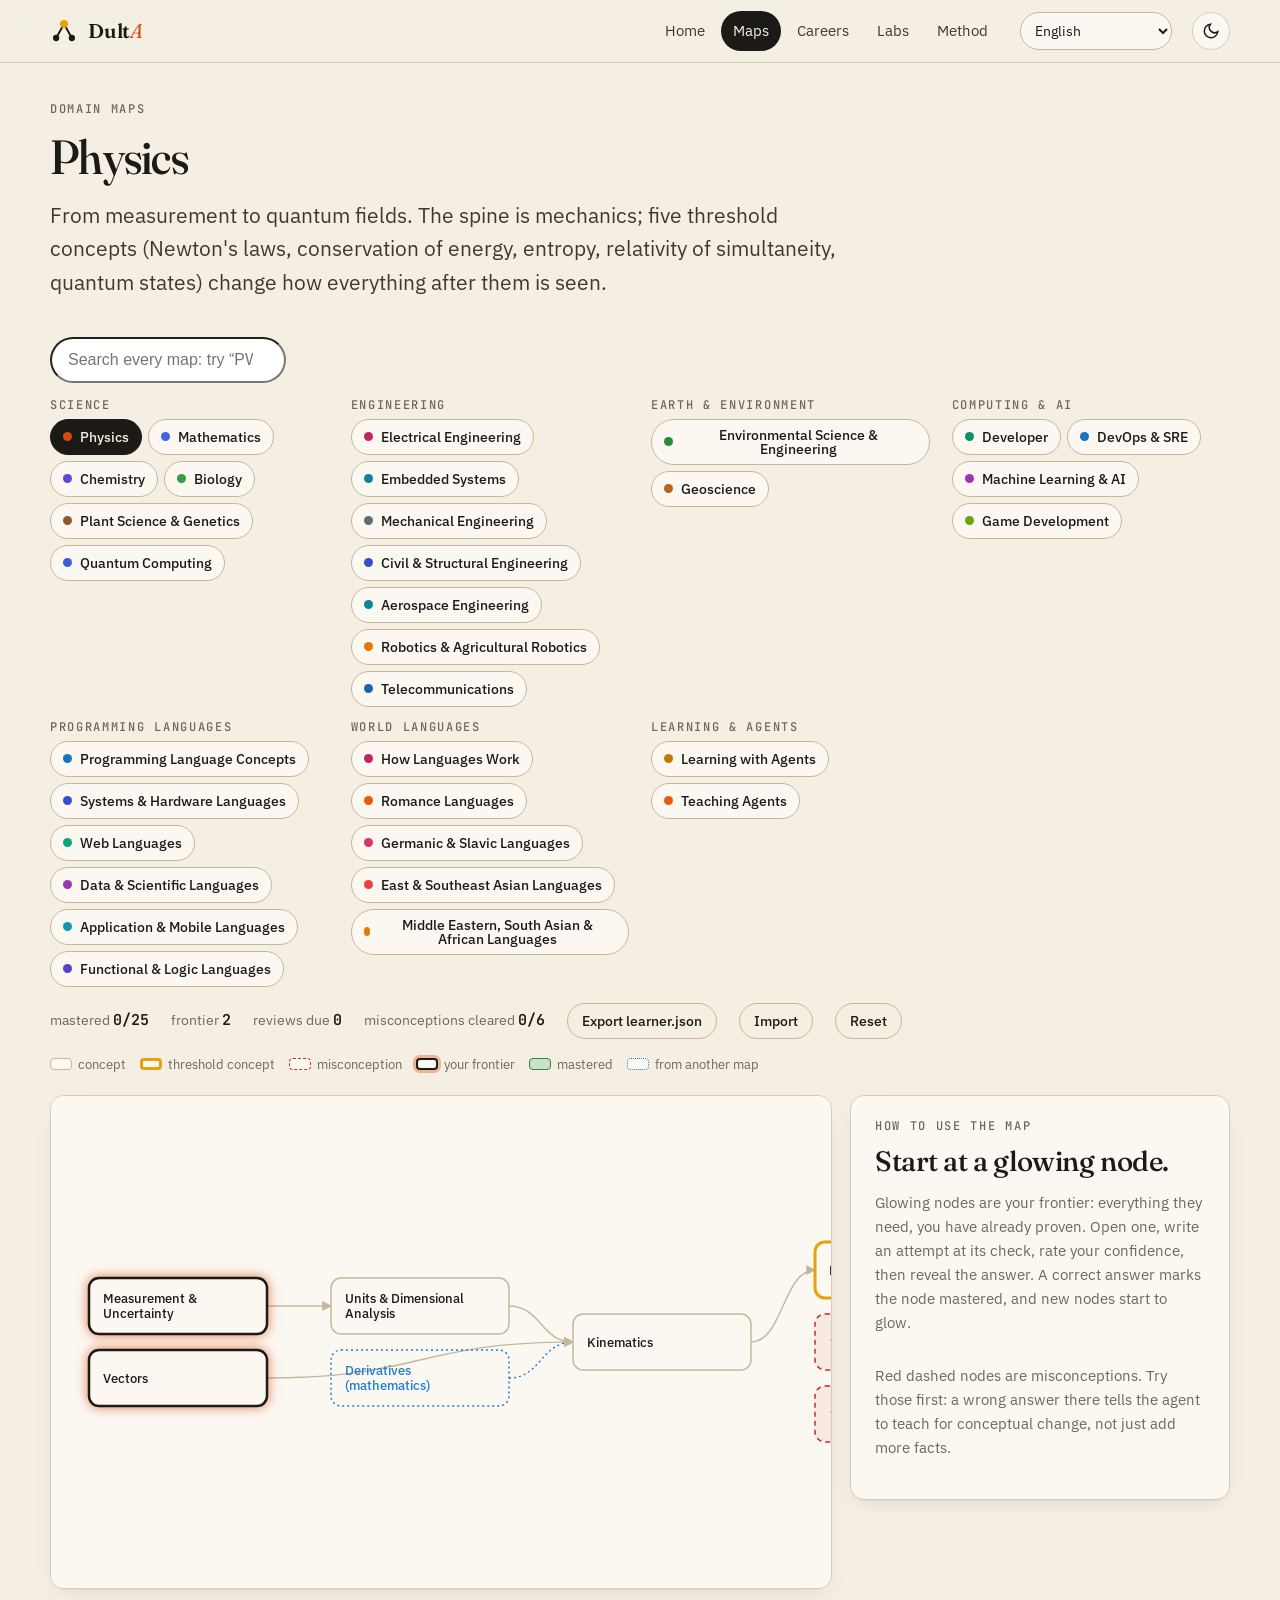
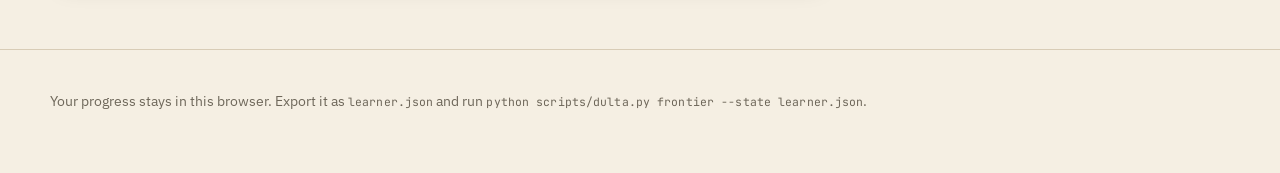
<file: site/maps.html>
<!doctype html>
<html lang="en">
<head>
<meta charset="utf-8">
<meta name="viewport" content="width=device-width, initial-scale=1">
<title>DULTA Maps</title>
<meta name="description" content="Interactive domain maps for physics, mathematics, engineering, embedded systems, chemistry, biology, software, and teaching agents, with your learner frontier.">
<link rel="preconnect" href="https://fonts.googleapis.com">
<link rel="preconnect" href="https://fonts.gstatic.com" crossorigin>
<link href="https://fonts.googleapis.com/css2?family=Fraunces:ital,opsz,wght,SOFT,WONK@0,9..144,300..700,0..100,0..1;1,9..144,300..700,0..100,0..1&family=IBM+Plex+Sans:wght@400;500;600&family=JetBrains+Mono:wght@400;500;600&display=swap" rel="stylesheet">
<link rel="stylesheet" href="assets/style.css">
<link rel="icon" href="favicon.svg" type="image/svg+xml">
<script src="assets/site.js"></script>
<script src="assets/i18n.js"></script>
</head>
<body>
<header class="site-head">
  <div class="wrap">
    <a class="brand" href="index.html" aria-label="DULTA home">
      <svg viewBox="0 0 32 32" aria-hidden="true"><path d="M7 24 16 8l9 16" fill="none" stroke="currentColor" stroke-width="2.2"/><circle cx="7" cy="24" r="3.6" fill="currentColor"/><circle cx="25" cy="24" r="3.6" fill="currentColor"/><circle cx="16" cy="8" r="4.6" fill="var(--threshold)"/></svg>
      <span><b>Dult</b><i>A</i></span>
    </a>
    <nav class="nav" aria-label="Main">
      <a href="index.html" data-i18n="nav_home">Home</a>
      <a href="maps.html" aria-current="page" data-i18n="nav_maps">Maps</a>
      <a href="careers.html" data-i18n="nav_careers">Careers</a>
      <a href="labs.html" data-i18n="nav_labs">Labs</a>
      <a href="method.html" data-i18n="nav_method">Method</a>
    </nav>
    <button class="theme-btn" type="button" aria-label="Toggle dark mode"><svg viewBox="0 0 24 24" fill="none" stroke="currentColor" stroke-width="2"><path d="M21 12.8A9 9 0 1 1 11.2 3a7 7 0 0 0 9.8 9.8z"/></svg></button>
  </div>
</header>

<main class="wrap">
  <div class="explorer-head">
    <span class="eyebrow">Domain maps</span>
    <h2 id="mapTitle">Maps</h2>
    <p class="lede" id="mapSummary"></p>
    <div class="search">
      <label for="q" class="sr-only">Search every map</label>
      <input type="search" id="q" data-i18n-ph="search" placeholder="Search every map: try “PWM”, “entropy” or “canary”" autocomplete="off" role="combobox" aria-expanded="false" aria-controls="qResults">
      <ul id="qResults" role="listbox" hidden></ul>
    </div>
    <div class="tabs" role="tablist" aria-label="Choose a map" id="tabs"></div>
    <div class="statbar" id="stats" aria-live="polite"></div>
    <div class="legend" aria-label="Legend">
      <span><i></i>concept</span><span><i class="th"></i>threshold concept</span><span><i class="mc"></i>misconception</span>
      <span><i class="fr"></i>your frontier</span><span><i class="ms"></i>mastered</span><span><i class="ex"></i>from another map</span>
    </div>
  </div>
  <div class="explorer">
    <div class="card graph-box" id="graphBox" aria-label="Map graph. Use Tab to move between nodes and Enter to open one."></div>
    <aside class="card detail" id="detail" aria-live="polite">
      <span class="eyebrow">How to use the map</span>
      <h3 data-i18n="howto">Start at a glowing node.</h3>
      <p class="empty">Glowing nodes are your frontier: everything they need, you have already proven. Open one, write an attempt at its check, rate your confidence, then reveal the answer. A correct answer marks the node mastered, and new nodes start to glow.</p>
      <p class="empty">Red dashed nodes are misconceptions. Try those first: a wrong answer there tells the agent to teach for conceptual change, not just add more facts.</p>
    </aside>
  </div>
</main>

<footer class="site-foot">
  <div class="wrap">
    <span>Your progress stays in this browser. Export it as <span class="mono">learner.json</span> and run <span class="mono">python scripts/dulta.py frontier --state learner.json</span>.</span>
  </div>
</footer>

<script src="assets/maps-data.js"></script>
<script src="assets/graph.js"></script>
</body>
</html>
</file>
<file: site/assets/style.css>
/* DULTA site: an atlas of what you know, set on paper by day and chalkboard by night. */
:root {
  --paper: #f5efe3;
  --paper-2: #ede5d4;
  --card: #fbf8f1;
  --ink: #1c1a16;
  --ink-2: #3d3930;
  --muted: #6e675a;
  --line: #d8ccb6;
  --line-2: #c5b79c;
  --physics: #d9480f;
  --mathematics: #4263eb;
  --developer: #0c8f6a;
  --learning: #c77700;
  --electrical: #c2255c;
  --embedded: #0b8399;
  --mechanical: #5f6b76;
  --chemistry: #6741d9;
  --biology: #2f9e44;
  --agents: #e8590c;
  --devops: #1971c2;
  --ml: #9c36b5;
  --gamedev: #66a80f;
  --plant: #8f5a2b;
  --telecom: #1864ab;
  --quantum: #3b5bdb;
  --robotics: #e67700;
  --civil: #364fc7;
  --aerospace: #0c8599;
  --environmental: #2b8a3e;
  --geoscience: #b5651d;
  --plcore: #1971c2;
  --systemslang: #364fc7;
  --weblang: #0ca678;
  --datalang: #9c36b5;
  --applang: #1098ad;
  --funclang: #5f3dc4;
  --linguistics: #c2255c;
  --romance: #e8590c;
  --germanicslavic: #d6336c;
  --eastasian: #f03e3e;
  --afroasian: #e67700;
  --threshold: #e8a10c;
  --misconception: #c92a2a;
  --mastered: #2b8a3e;
  --focus: #1c7ed6;
  --shadow: 0 1px 0 rgba(28, 26, 22, .04), 0 8px 24px -12px rgba(28, 26, 22, .18);
  --radius: 14px;
  --serif: "Fraunces", "Iowan Old Style", Georgia, serif;
  --sans: "IBM Plex Sans", system-ui, -apple-system, "Segoe UI", sans-serif;
  --mono: "JetBrains Mono", ui-monospace, "Cascadia Code", Consolas, monospace;
  color-scheme: light;
}
@media (prefers-color-scheme: dark) {
  :root:not([data-theme="light"]) {
    --paper: #0f1218; --paper-2: #151a22; --card: #171c25; --ink: #ede6d8; --ink-2: #cfc7b7; --muted: #9b9484;
    --line: #2a313d; --line-2: #3a4352; --physics: #ff8a4c; --mathematics: #8ea2ff; --developer: #3ddc97;
    --learning: #ffc04d; --electrical: #f783ac; --embedded: #3bc9db; --mechanical: #adb5bd; --chemistry: #b197fc; --biology: #69db7c; --agents: #ffa94d; --devops: #74c0fc; --ml: #e599f7; --gamedev: #a9e34b; --plant: #e0a96d; --telecom: #a5d8ff; --quantum: #bac8ff; --robotics: #ffc078; --civil: #91a7ff; --aerospace: #66d9e8; --environmental: #8ce99a; --geoscience: #f0a868; --plcore: #74c0fc; --systemslang: #91a7ff; --weblang: #63e6be; --datalang: #e599f7; --applang: #66d9e8; --funclang: #b197fc; --linguistics: #faa2c1; --romance: #ffa94d; --germanicslavic: #f783ac; --eastasian: #ff8787; --afroasian: #ffc078; --threshold: #ffc94d; --misconception: #ff7b7b; --mastered: #69db7c; --focus: #74c0fc;
    --shadow: 0 1px 0 rgba(0, 0, 0, .3), 0 10px 30px -12px rgba(0, 0, 0, .6);
    color-scheme: dark;
  }
}
:root[data-theme="dark"] {
  --paper: #0f1218; --paper-2: #151a22; --card: #171c25; --ink: #ede6d8; --ink-2: #cfc7b7; --muted: #9b9484;
  --line: #2a313d; --line-2: #3a4352; --physics: #ff8a4c; --mathematics: #8ea2ff; --developer: #3ddc97;
  --learning: #ffc04d; --electrical: #f783ac; --embedded: #3bc9db; --mechanical: #adb5bd; --chemistry: #b197fc; --biology: #69db7c; --agents: #ffa94d; --devops: #74c0fc; --ml: #e599f7; --gamedev: #a9e34b; --plant: #e0a96d; --telecom: #a5d8ff; --quantum: #bac8ff; --robotics: #ffc078; --civil: #91a7ff; --aerospace: #66d9e8; --environmental: #8ce99a; --geoscience: #f0a868; --plcore: #74c0fc; --systemslang: #91a7ff; --weblang: #63e6be; --datalang: #e599f7; --applang: #66d9e8; --funclang: #b197fc; --linguistics: #faa2c1; --romance: #ffa94d; --germanicslavic: #f783ac; --eastasian: #ff8787; --afroasian: #ffc078; --threshold: #ffc94d; --misconception: #ff7b7b; --mastered: #69db7c; --focus: #74c0fc;
  --shadow: 0 1px 0 rgba(0, 0, 0, .3), 0 10px 30px -12px rgba(0, 0, 0, .6);
  color-scheme: dark;
}

* { box-sizing: border-box; }
[hidden] { display: none !important; }
html { -webkit-text-size-adjust: 100%; scroll-behavior: smooth; }
body {
  margin: 0; background: var(--paper); color: var(--ink); font: 400 17px/1.6 var(--sans);
  background-image: radial-gradient(var(--line) .6px, transparent .6px); background-size: 22px 22px;
  background-attachment: fixed; overflow-x: hidden;
}
img, svg, canvas { max-width: 100%; }
a { color: inherit; text-decoration-thickness: 1px; text-underline-offset: 3px; }
a:hover { text-decoration-color: var(--physics); }
:focus-visible { outline: 3px solid var(--focus); outline-offset: 2px; border-radius: 6px; }
::selection { background: var(--threshold); color: #111; }

.wrap { width: min(1180px, 100% - 32px); margin-inline: auto; }
.mono { font-family: var(--mono); font-size: .82em; letter-spacing: .01em; }
.eyebrow { font: 500 12px/1 var(--mono); letter-spacing: .14em; text-transform: uppercase; color: var(--muted); }
h1, h2, h3 { font-family: var(--serif); font-weight: 500; line-height: 1.08; letter-spacing: -.015em; margin: 0; font-variation-settings: "opsz" 144, "SOFT" 30; }
h2 { font-size: clamp(30px, 4.4vw, 48px); }
h3 { font-size: 22px; font-variation-settings: "opsz" 36; }
p { margin: 0 0 1em; }
.lede { font-size: clamp(18px, 2vw, 21px); color: var(--ink-2); max-width: 62ch; }

/* Header */
.site-head { position: sticky; top: 0; z-index: 20; backdrop-filter: blur(10px); background: color-mix(in srgb, var(--paper) 82%, transparent); border-bottom: 1px solid var(--line); }
.site-head .wrap { display: flex; align-items: center; gap: 20px; height: 62px; }
.brand { display: flex; align-items: center; gap: 10px; text-decoration: none; font: 600 20px/1 var(--serif); letter-spacing: -.01em; }
.brand svg { width: 28px; height: 28px; }
.brand b { font-weight: 600; }
.brand i { font-style: italic; font-weight: 400; color: var(--physics); }
.nav { display: flex; gap: 4px; margin-inline-start: auto; }
.nav a { text-decoration: none; padding: 8px 12px; border-radius: 999px; font-size: 15px; color: var(--ink-2); }
.nav a:hover { background: var(--paper-2); }
.nav a[aria-current="page"] { background: var(--ink); color: var(--paper); }
.lang-picker { width: auto; max-width: 9.5rem; padding: 7px 10px; border-radius: 999px; font-size: 14px; min-height: 38px; }
.lang-note { font-size: 13px; }
.theme-btn { border: 1px solid var(--line); background: var(--card); color: var(--ink); width: 38px; height: 38px; border-radius: 999px; cursor: pointer; display: grid; place-items: center; }
.theme-btn svg { width: 18px; height: 18px; }
@media (max-width: 720px) {
  .site-head .wrap { height: auto; flex-wrap: wrap; padding: 10px 0; gap: 8px; }
  .nav { order: 3; width: 100%; margin: 0; overflow-x: auto; }
  .lang-picker { margin-inline-start: auto; }
}

/* Buttons and fields */
.btn { display: inline-flex; align-items: center; gap: 8px; font: 500 15px/1 var(--sans); padding: 12px 18px; border-radius: 999px; border: 1px solid var(--ink); background: var(--ink); color: var(--paper); cursor: pointer; text-decoration: none; min-height: 44px; }
.btn:hover { transform: translateY(-1px); }
.btn.ghost { background: transparent; color: var(--ink); border-color: var(--line-2); }
.btn.small { padding: 8px 14px; font-size: 14px; min-height: 36px; }
.btn:disabled { opacity: .45; cursor: not-allowed; transform: none; }
input[type="text"], input[type="number"], textarea, select {
  font: inherit; color: var(--ink); background: var(--card); border: 1px solid var(--line-2); border-radius: 10px; padding: 10px 12px; width: 100%;
}
textarea { font-family: var(--mono); font-size: 14px; line-height: 1.55; resize: vertical; }
input[type="range"] { width: 100%; accent-color: var(--ink); }
label { font-size: 14px; color: var(--muted); display: block; margin-bottom: 6px; }

/* Cards and sections */
section { padding: clamp(56px, 8vw, 104px) 0; }
.card { background: var(--card); border: 1px solid var(--line); border-radius: var(--radius); box-shadow: var(--shadow); }
.grid { display: grid; gap: 18px; }
.grid.two { grid-template-columns: repeat(auto-fit, minmax(min(100%, 420px), 1fr)); }
.grid.three { grid-template-columns: repeat(auto-fit, minmax(min(100%, 300px), 1fr)); }
.grid.four { grid-template-columns: repeat(auto-fit, minmax(min(100%, 240px), 1fr)); }
.sec-head { display: grid; gap: 14px; margin-bottom: 40px; max-width: 760px; }
.rule { height: 1px; background: var(--line); border: 0; margin: 0; }
.tag { display: inline-flex; align-items: center; gap: 6px; font: 500 11px/1 var(--mono); letter-spacing: .08em; text-transform: uppercase; padding: 5px 8px; border-radius: 999px; border: 1px solid currentColor; }
.tag.threshold { color: var(--threshold); }
.tag.misconception { color: var(--misconception); }
.tag.concept { color: var(--muted); }

/* Hero */
.hero { position: relative; padding: clamp(48px, 9vw, 120px) 0 clamp(40px, 7vw, 90px); overflow: hidden; }
.hero canvas { position: absolute; inset: 0; width: 100%; height: 100%; z-index: 0; }
.hero .wrap { position: relative; z-index: 1; }
.hero h1 { font-size: clamp(46px, 9vw, 116px); line-height: .94; letter-spacing: -.035em; max-width: 12ch; }
.hero h1 em { font-style: italic; color: var(--physics); font-variation-settings: "opsz" 144, "SOFT" 100, "WONK" 1; }
.hero .lede { margin: 28px 0 32px; }
.hero .cta { display: flex; flex-wrap: wrap; gap: 12px; }
.hero-meta { margin-top: 48px; display: flex; flex-wrap: wrap; gap: 28px; }
.hero-meta div { border-inline-start: 2px solid var(--ink); padding-inline-start: 12px; }
.hero-meta b { display: block; font: 500 34px/1 var(--serif); }
.hero-meta span { font-size: 13px; color: var(--muted); }
.acronym { display: flex; flex-wrap: wrap; gap: 6px 18px; margin-bottom: 26px; font-family: var(--mono); font-size: 13px; color: var(--muted); }
.acronym b { color: var(--ink); font-weight: 600; }

/* Map cards */
.map-card { padding: 24px; display: grid; gap: 12px; text-decoration: none; position: relative; overflow: hidden; transition: transform .2s; }
.map-card:hover { transform: translateY(-3px); }
.map-card::before { content: ""; position: absolute; inset: 0 0 auto 0; height: 4px; background: var(--accent); }
.map-card h3 { font-size: 28px; }
.map-card .count { font: 500 13px/1 var(--mono); color: var(--accent); }
.map-card p { color: var(--ink-2); font-size: 15px; margin: 0; }
.map-card svg { height: 70px; width: 100%; }

/* Loop diagram */
.loop { display: grid; grid-template-columns: repeat(auto-fit, minmax(min(100%, 150px), 1fr)); gap: 0; counter-reset: step; border: 1px solid var(--line); border-radius: var(--radius); overflow: hidden; background: var(--card); }
.loop li { list-style: none; padding: 22px 18px; border-right: 1px solid var(--line); border-bottom: 1px solid var(--line); counter-increment: step; position: relative; }
.loop li::before { content: counter(step, decimal-leading-zero); font: 500 12px/1 var(--mono); color: var(--muted); display: block; margin-bottom: 14px; }
.loop li b { font: 500 19px/1.15 var(--serif); display: block; margin-bottom: 6px; }
.loop li span { font-size: 14px; color: var(--ink-2); }
.loop { padding: 0; margin: 0; }

/* Mode cards */
.mode { padding: 30px; display: grid; gap: 14px; }
.mode h3 { font-size: 30px; }
.mode .crit { font-family: var(--serif); font-style: italic; font-size: 22px; line-height: 1.25; color: var(--ink); border-inline-start: 3px solid var(--accent, var(--ink)); padding-inline-start: 14px; }
.mode ul { margin: 0; padding-left: 18px; color: var(--ink-2); font-size: 15px; }

/* Conduct list */
.conduct { counter-reset: c; display: grid; gap: 0; padding: 0; margin: 0; }
.conduct li { list-style: none; display: grid; grid-template-columns: 56px 1fr; gap: 16px; padding: 20px 0; border-top: 1px solid var(--line); counter-increment: c; }
.conduct li::before { content: counter(c); font: 400 40px/1 var(--serif); color: var(--physics); }
.conduct b { font-family: var(--serif); font-weight: 500; font-size: 21px; display: block; margin-bottom: 4px; }
.conduct span { color: var(--ink-2); font-size: 15px; }
.conduct cite { font-style: normal; font-family: var(--mono); font-size: 12px; color: var(--muted); display: block; margin-top: 6px; }

/* Footer */
.site-foot { border-top: 1px solid var(--line); padding: 40px 0 60px; color: var(--muted); font-size: 14px; }
.site-foot .wrap { display: flex; flex-wrap: wrap; gap: 16px 32px; justify-content: space-between; }

/* Map explorer */
.explorer-head { padding: 40px 0 20px; display: grid; gap: 16px; }
.tabs { display: flex; gap: 8px; flex-wrap: wrap; }
.tabs button { font: 500 15px/1 var(--sans); padding: 10px 16px; border-radius: 999px; border: 1px solid var(--line-2); background: var(--card); color: var(--ink); cursor: pointer; display: inline-flex; align-items: center; gap: 8px; min-height: 40px; }
.tabs button::before { content: ""; width: 9px; height: 9px; border-radius: 50%; background: var(--accent); }
.tabs button[aria-selected="true"] { background: var(--ink); color: var(--paper); border-color: var(--ink); }
.statbar { display: flex; flex-wrap: wrap; gap: 10px 22px; align-items: center; font-size: 14px; color: var(--muted); }
.statbar b { color: var(--ink); font: 600 15px/1 var(--mono); }
.legend { display: flex; flex-wrap: wrap; gap: 14px; font-size: 13px; color: var(--muted); }
.legend i { display: inline-block; width: 22px; height: 12px; border-radius: 4px; vertical-align: -1px; margin-right: 6px; border: 1.5px solid var(--line-2); background: var(--card); }
.legend i.th { border: 3px solid var(--threshold); }
.legend i.mc { border: 1.5px dashed var(--misconception); }
.legend i.ms { background: color-mix(in srgb, var(--mastered) 22%, var(--card)); border-color: var(--mastered); }
.legend i.fr { border: 2px solid var(--ink); box-shadow: 0 0 0 3px color-mix(in srgb, var(--accent) 35%, transparent); }
.legend i.ex { border-style: dotted; border-color: var(--focus); }
.explorer { display: grid; grid-template-columns: minmax(0, 1fr) 380px; gap: 18px; padding-bottom: 60px; align-items: start; }
@media (max-width: 980px) { .explorer { grid-template-columns: minmax(0, 1fr); } }
.graph-box { overflow: auto; padding: 18px; max-height: 78vh; overscroll-behavior: contain; }
.graph-box svg { display: block; max-width: none; }
.gnode { cursor: pointer; }
.gnode rect { fill: var(--card); stroke: var(--line-2); stroke-width: 1.5; transition: stroke-width .15s; }
.gnode text { fill: var(--ink); font: 500 12.5px/1 var(--sans); pointer-events: none; }
.gnode.threshold rect { stroke: var(--threshold); stroke-width: 3; }
.gnode.misconception rect { stroke: var(--misconception); stroke-dasharray: 5 4; fill: color-mix(in srgb, var(--misconception) 7%, var(--card)); }
.gnode.misconception text { fill: var(--misconception); font-style: italic; }
.gnode.external rect { stroke: var(--focus); stroke-dasharray: 2 3; fill: transparent; }
.gnode.external text { fill: var(--focus); }
.gnode.mastered rect { fill: color-mix(in srgb, var(--mastered) 20%, var(--card)); stroke: var(--mastered); }
.gnode.frontier rect { stroke: var(--ink); stroke-width: 2.5; filter: drop-shadow(0 0 6px color-mix(in srgb, var(--accent) 70%, transparent)); animation: breathe 2.4s ease-in-out infinite; }
.gnode.due circle.due { fill: var(--threshold); }
.gnode.selected rect { stroke: var(--accent); stroke-width: 3.5; }
.gnode:focus-visible { outline: none; }
.gnode:focus-visible rect { stroke: var(--focus); stroke-width: 4; }
@keyframes breathe { 50% { filter: drop-shadow(0 0 1px transparent); } }
@media (prefers-reduced-motion: reduce) { .gnode.frontier rect { animation: none; } * { scroll-behavior: auto !important; } }
.gedge { fill: none; stroke: var(--line-2); stroke-width: 1.4; }
.gedge.counter { stroke: var(--misconception); stroke-dasharray: 4 4; opacity: .75; }
.gedge.cross { stroke: var(--focus); stroke-dasharray: 2 3; }
.gedge.hot { stroke: var(--accent); stroke-width: 2.4; opacity: 1; }
.detail { padding: 24px; position: sticky; top: 80px; display: grid; gap: 14px; max-height: calc(100vh - 100px); overflow: auto; }
.detail h3 { font-size: 28px; }
.detail .k { font: 500 11px/1 var(--mono); letter-spacing: .1em; text-transform: uppercase; color: var(--muted); margin-bottom: 4px; }
.detail .check { background: var(--paper-2); border-radius: 12px; padding: 16px; display: grid; gap: 10px; }
.detail .answer { border-inline-start: 3px solid var(--mastered); padding-inline-start: 12px; }
.detail .row { display: flex; gap: 8px; flex-wrap: wrap; }
.chips { display: flex; flex-wrap: wrap; gap: 6px; }
.chips button { font: 500 12.5px/1 var(--sans); border: 1px solid var(--line-2); border-radius: 999px; padding: 6px 10px; background: transparent; color: var(--ink-2); cursor: pointer; }
.empty { color: var(--muted); font-size: 15px; }
.conf { display: flex; gap: 6px; flex-wrap: wrap; }
.conf button { border: 1px solid var(--line-2); background: var(--card); color: var(--ink); border-radius: 8px; padding: 6px 10px; font: 500 13px/1 var(--mono); cursor: pointer; }
.conf button[aria-pressed="true"] { background: var(--ink); color: var(--paper); }

.tabs:has(.tabgroup) { display: grid; grid-template-columns: repeat(auto-fit, minmax(min(100%, 250px), 1fr)); gap: 14px 22px; }
.tabgroup { display: grid; gap: 8px; align-content: start; }
.tabgroup > div { display: flex; flex-wrap: wrap; gap: 6px; }
.tabgroup button { padding: 8px 12px; font-size: 14px; min-height: 36px; }
.field-head { display: flex; align-items: baseline; gap: 12px; margin: 34px 0 14px; }
.field-head h3 { font-size: 26px; }
.field-head span { color: var(--muted); font: 500 12px/1 var(--mono); }
.verdict-box { border-radius: 10px; padding: 10px 12px; margin-bottom: 10px; border: 1.5px solid; display: grid; gap: 2px; font-size: 14px; }
.verdict-box b { font: 600 16px/1.2 var(--sans); }
.verdict-box.ok { border-color: var(--mastered); background: color-mix(in srgb, var(--mastered) 12%, var(--card)); }
.verdict-box.ok b { color: var(--mastered); }
.verdict-box.no { border-color: var(--misconception); background: color-mix(in srgb, var(--misconception) 10%, var(--card)); }
.verdict-box.no b { color: var(--misconception); }
.sr-only { position: absolute; width: 1px; height: 1px; overflow: hidden; clip: rect(0 0 0 0); white-space: nowrap; }
.search { position: relative; max-width: 560px; }
.search input { padding: 12px 16px; border-radius: 999px; font-size: 16px; }
.search ul { position: absolute; z-index: 30; left: 0; right: 0; top: calc(100% + 6px); margin: 0; padding: 6px; list-style: none; background: var(--card); border: 1px solid var(--line-2); border-radius: 14px; box-shadow: var(--shadow); max-height: 360px; overflow: auto; }
.search li { padding: 10px 12px; border-radius: 10px; cursor: pointer; display: grid; gap: 2px; }
.search li[aria-selected="true"], .search li:hover { background: var(--paper-2); }
.search li b { font-weight: 500; }
.search li span { font-size: 13px; color: var(--muted); }
.search li i { font-style: normal; font: 500 11px/1 var(--mono); color: var(--accent-m, var(--muted)); text-transform: uppercase; letter-spacing: .06em; }

/* Labs */
.lab { padding: clamp(20px, 3vw, 34px); display: grid; gap: 22px; scroll-margin-top: 90px; }
.lab-head { display: flex; flex-wrap: wrap; justify-content: space-between; gap: 12px; align-items: baseline; }
.lab-head h3 { font-size: clamp(28px, 3.5vw, 38px); }
.lab-body { display: grid; grid-template-columns: minmax(0, 1.5fr) minmax(0, 1fr); gap: 22px; }
@media (max-width: 860px) { .lab-body { grid-template-columns: minmax(0, 1fr); } }
.stage { background: var(--paper-2); border-radius: 12px; border: 1px solid var(--line); overflow: hidden; position: relative; }
.stage canvas { display: block; width: 100%; height: auto; }
.poe { display: grid; gap: 16px; align-content: start; }
.poe-step { border-inline-start: 2px solid var(--line-2); padding-inline-start: 14px; display: grid; gap: 8px; }
.poe-step.active { border-color: var(--accent, var(--ink)); }
.poe-step.done { border-color: var(--mastered); }
.poe-step h4 { margin: 0; font: 500 12px/1 var(--mono); letter-spacing: .12em; text-transform: uppercase; color: var(--muted); }
.controls { display: grid; grid-template-columns: repeat(auto-fit, minmax(150px, 1fr)); gap: 14px; }
.readout { font-family: var(--mono); font-size: 13.5px; background: var(--card); border: 1px solid var(--line); border-radius: 10px; padding: 12px 14px; display: grid; gap: 4px; }
.readout b { color: var(--ink); }
.verdict { font-family: var(--serif); font-size: 19px; line-height: 1.35; }
.lab-index { display: flex; flex-wrap: wrap; gap: 8px; margin-top: 18px; }
.lab-index a { text-decoration: none; border: 1px solid var(--line-2); padding: 8px 14px; border-radius: 999px; font-size: 14px; background: var(--card); }
.tests { display: grid; gap: 6px; font-family: var(--mono); font-size: 13px; }
.tests div { padding: 8px 10px; border-radius: 8px; background: var(--card); border: 1px solid var(--line); }
.tests .pass { border-color: var(--mastered); color: var(--mastered); }
.tests .fail { border-color: var(--misconception); color: var(--misconception); }
.flash { padding: 24px; display: grid; gap: 14px; min-height: 260px; }
.flash .q { font: 400 24px/1.3 var(--serif); }
.calib { display: grid; grid-template-columns: repeat(5, 1fr); gap: 6px; height: 130px; margin-bottom: 22px; }
.calib > div { position: relative; height: 100%; background: color-mix(in srgb, var(--line) 45%, transparent); border-radius: 6px 6px 0 0; }
.calib .bar { position: absolute; left: 0; right: 0; bottom: 0; background: var(--learning); border-radius: 6px 6px 0 0; }
.calib .ideal { position: absolute; left: -2px; right: -2px; border-top: 2px dashed var(--ink); opacity: .55; }
.calib span { position: absolute; bottom: -20px; left: 0; right: 0; text-align: center; font: 500 11px/1 var(--mono); color: var(--muted); }

/* Method page */
.mermaid-box { overflow: auto; padding: 16px; max-height: 80vh; }
.mermaid-box svg { max-width: none !important; }
table { border-collapse: collapse; width: 100%; font-size: 15px; }
th, td { text-align: left; padding: 12px 14px; border-bottom: 1px solid var(--line); vertical-align: top; }
th { font: 500 12px/1.2 var(--mono); letter-spacing: .08em; text-transform: uppercase; color: var(--muted); }
.table-wrap { overflow-x: auto; }
pre { font-family: var(--mono); font-size: 13.5px; background: var(--ink); color: var(--paper); padding: 18px 20px; border-radius: 12px; overflow-x: auto; line-height: 1.6; margin: 0; }
.pairs { display: grid; gap: 10px; }
.pairs div { display: grid; grid-template-columns: 1fr auto 1fr; gap: 12px; align-items: center; padding: 14px 16px; }
.pairs em { font-family: var(--mono); font-style: normal; font-size: 12px; color: var(--misconception); text-align: center; }
@media (max-width: 600px) { .pairs div { grid-template-columns: 1fr; text-align: left; } .pairs em { text-align: left; } }
.reveal { opacity: 0; transform: translateY(14px); transition: opacity .6s ease, transform .6s ease; }
.reveal.in { opacity: 1; transform: none; }
@media (prefers-reduced-motion: reduce) { .reveal { opacity: 1; transform: none; } }

/* Non-Latin scripts: no negative tracking (it breaks Arabic joining) and no faux italics. */
:is(:lang(ar), :lang(fa), :lang(he), :lang(hi), :lang(bn), :lang(th), :lang(zh), :lang(ja), :lang(ko)) :is(h1, h2, h3) { letter-spacing: 0; line-height: 1.25; }
:is(:lang(ar), :lang(fa), :lang(he), :lang(hi), :lang(bn), :lang(th), :lang(zh), :lang(ja), :lang(ko)) .hero h1 em { font-style: normal; }
</file>
